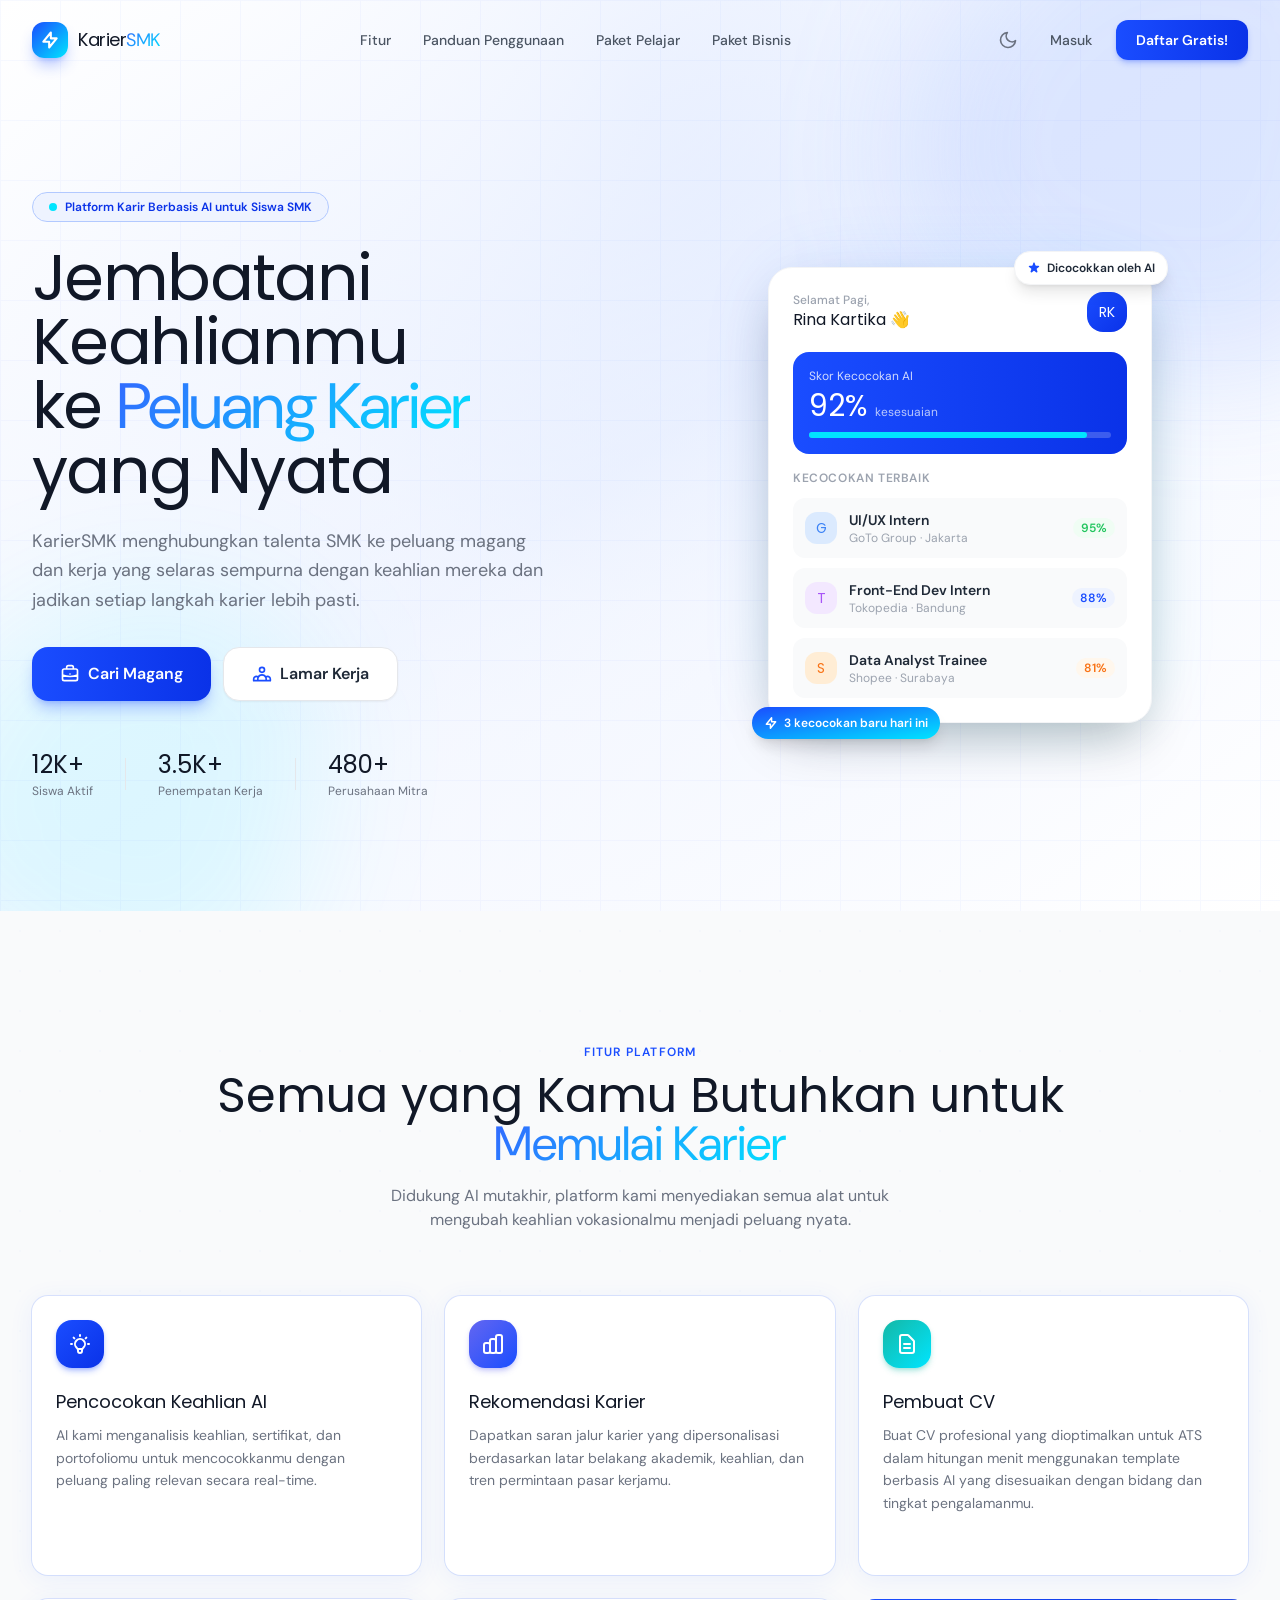
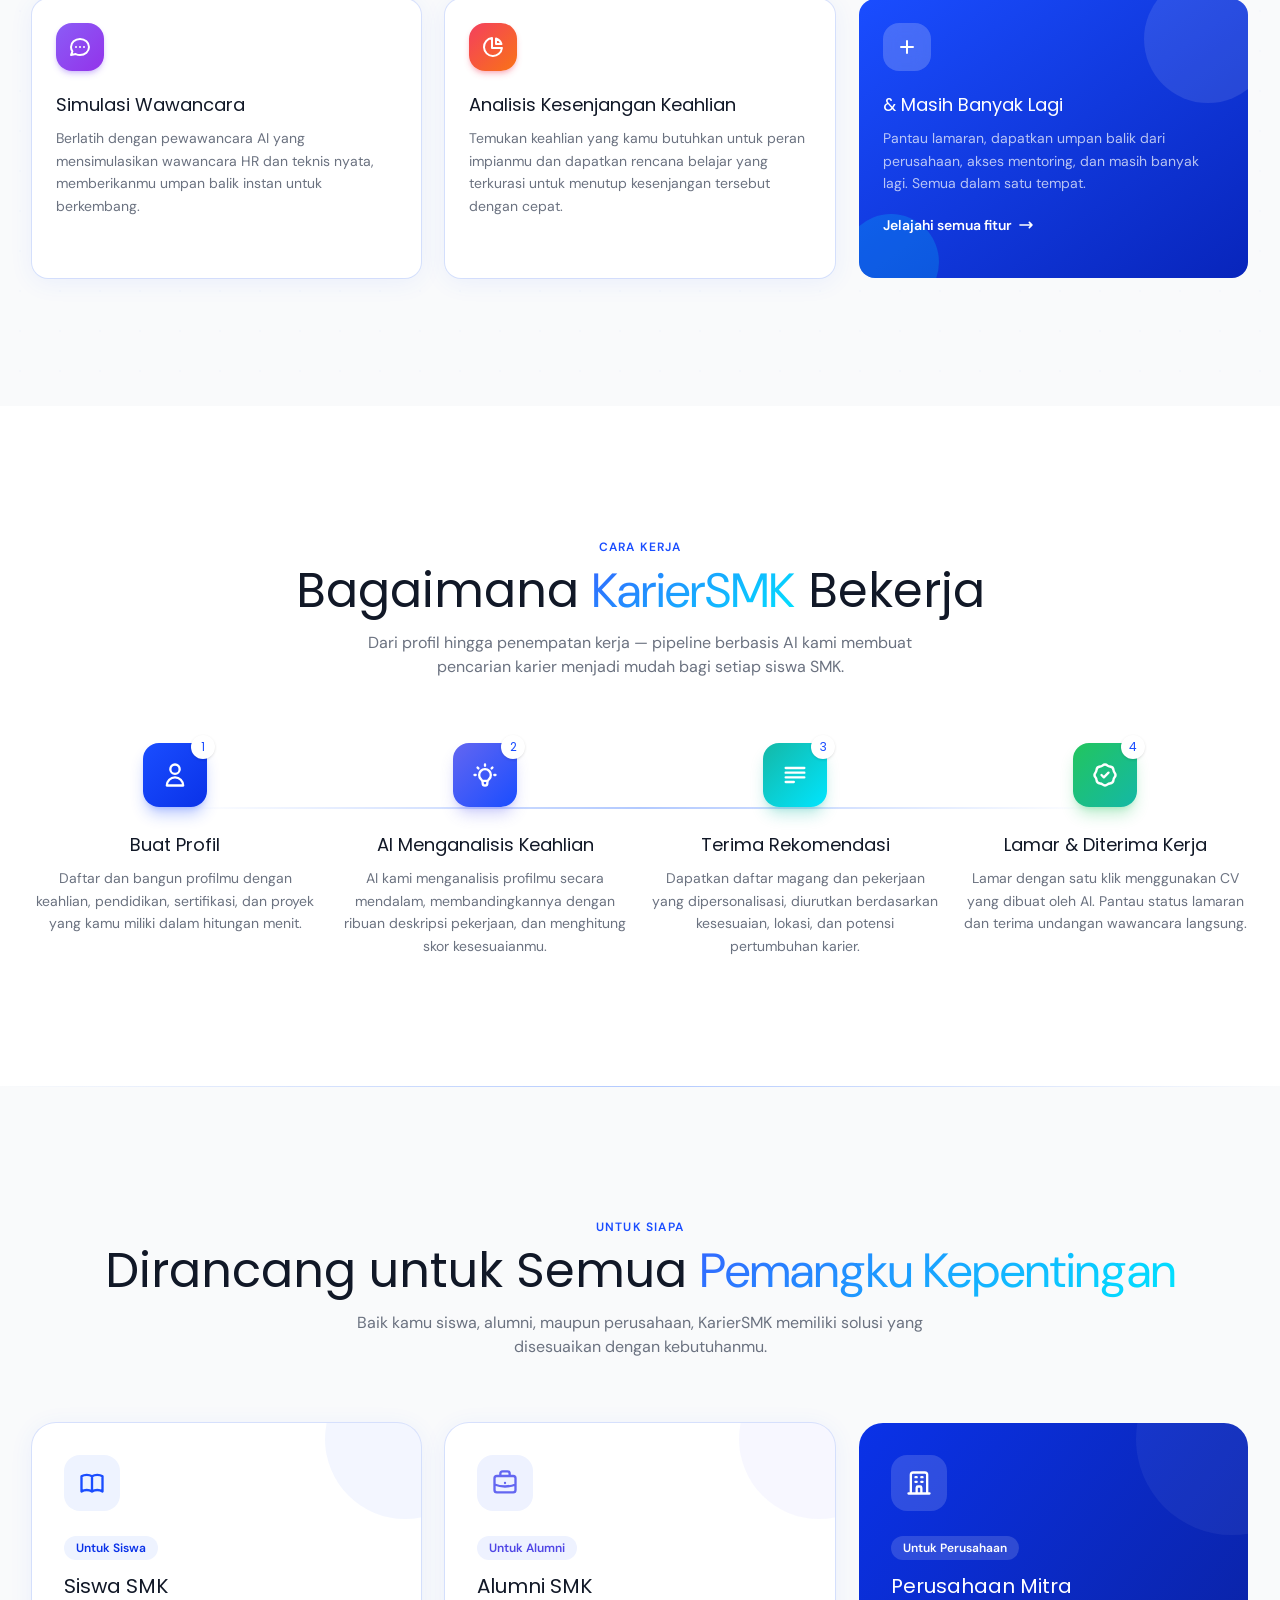
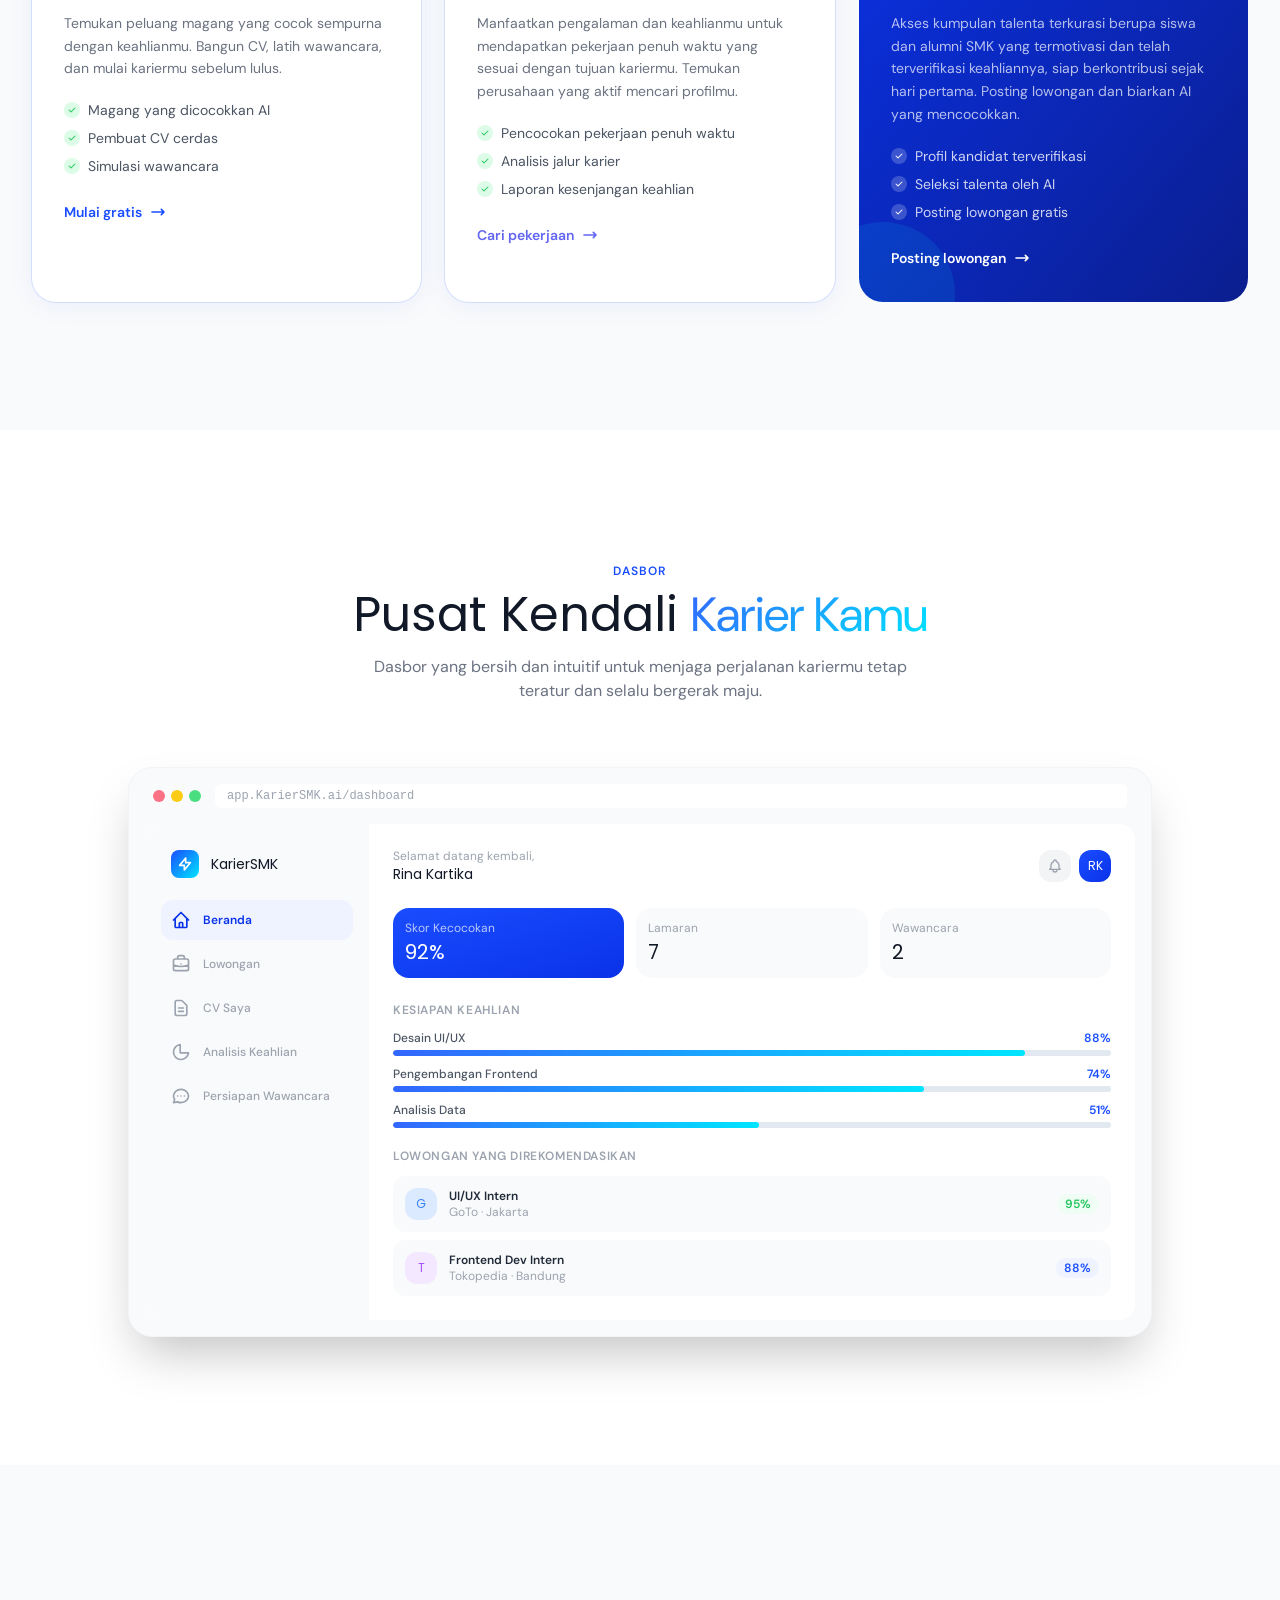
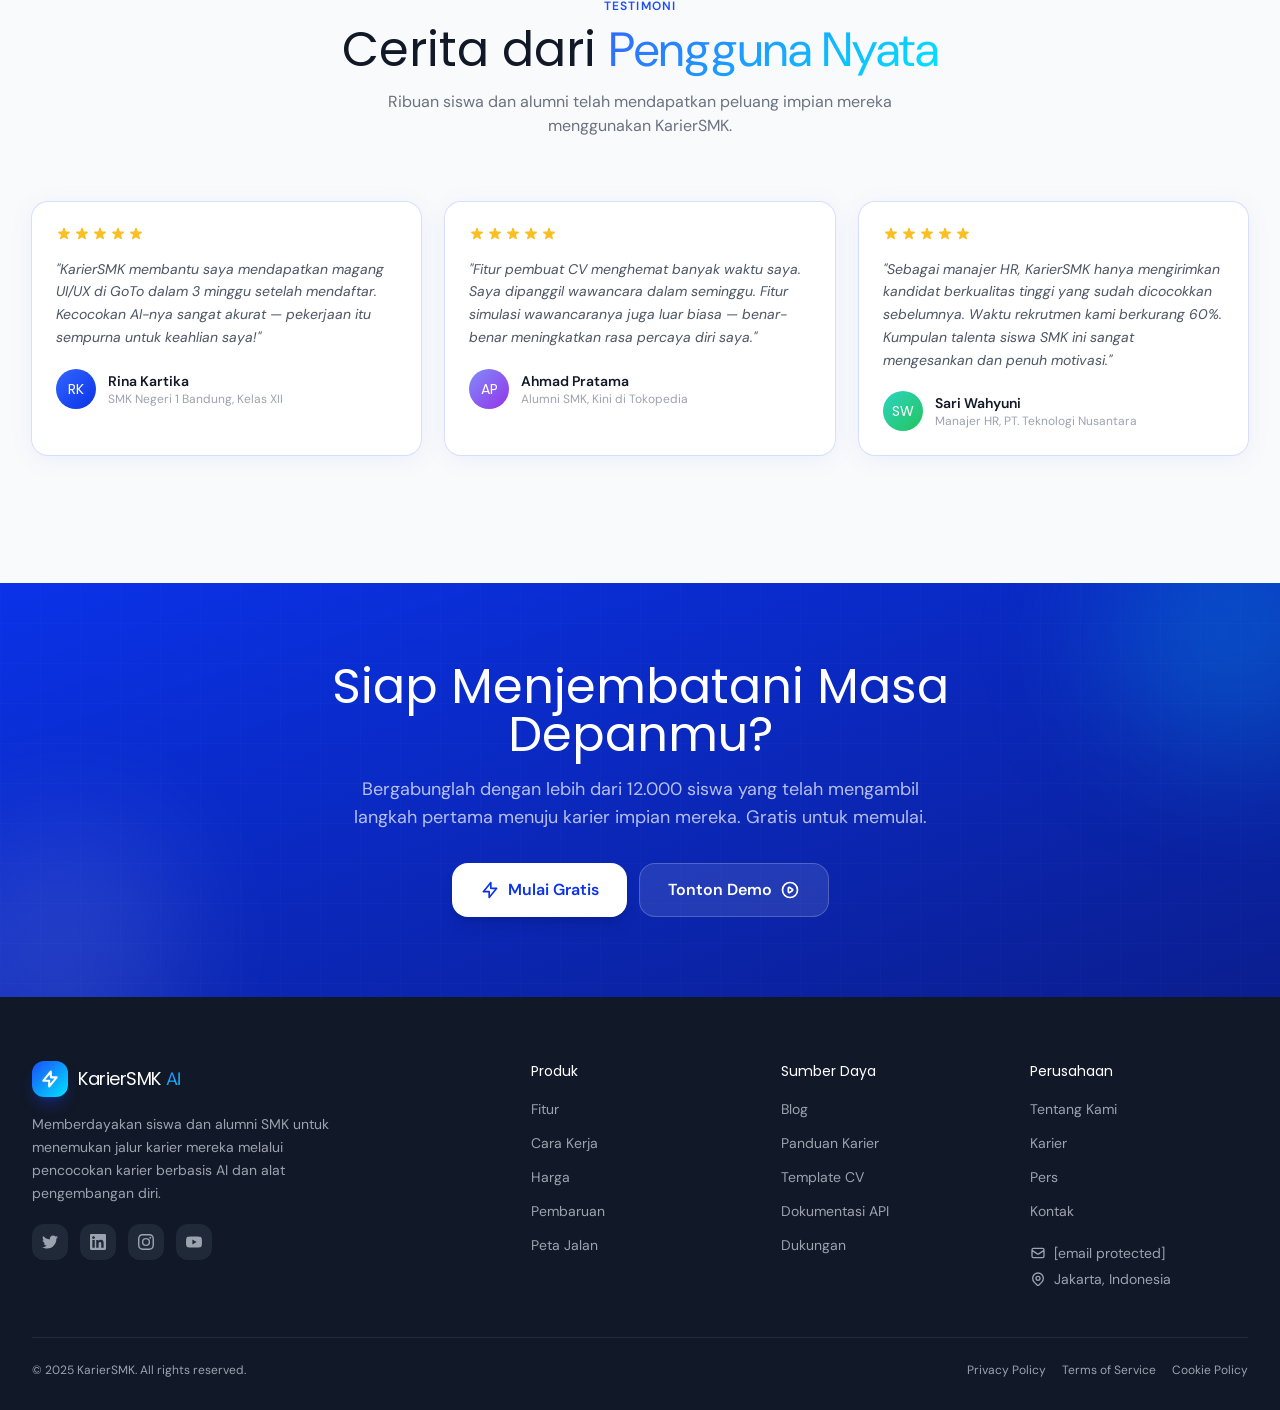
<file: index.html>
<!DOCTYPE html>
<html lang="en" class="scroll-smooth">
<head>
  <meta charset="UTF-8" />
  <meta name="viewport" content="width=device-width, initial-scale=1.0" />
  <title>KarierSMK — Sambungkan Skill Kamu dengan Karir Impian</title>
  <link rel="stylesheet" href="./css/main.css">
  <script src="./js/tailwind.js"></script>
  <script src="./js/tailwind-config.js"></script>
  <link href="https://fonts.googleapis.com/css2?family=Syne:wght@400;500;600;700;800&family=DM+Sans:ital,opsz,wght@0,9..40,300;0,9..40,400;0,9..40,500;1,9..40,300&display=swap" rel="stylesheet" />
  <link href="https://fonts.googleapis.com/css2?family=Poppins:ital,wght@0,100;0,200;0,300;0,400;0,500;0,600;0,700;0,800;0,900;1,100;1,200;1,300;1,400;1,500;1,600;1,700;1,800;1,900&display=swap" rel="stylesheet">
  
  
</head>
<body class="bg-white dark:bg-brand-950 text-gray-800 dark:text-gray-100 overflow-x-hidden">

<!-- ===================== NAVBAR ===================== -->
<nav id="navbar" class="fixed top-0 inset-x-0 z-50 transition-all duration-300">
  <div class="max-w-7xl mx-auto px-4 sm:px-6 lg:px-8">
    <div class="flex items-center justify-between h-16 lg:h-20">
      <!-- Logo -->
      <a href="#" class="flex items-center gap-2.5 group">
        <div class="w-9 h-9 rounded-xl bg-gradient-to-br from-brand-500 to-accent flex items-center justify-center shadow-lg shadow-brand-500/30 group-hover:scale-105 transition-transform">
          <svg class="w-5 h-5 text-white" fill="none" viewBox="0 0 24 24" stroke="currentColor" stroke-width="2.5"><path stroke-linecap="round" stroke-linejoin="round" d="M13 10V3L4 14h7v7l9-11h-7z"/></svg>
        </div>
        <span class="font-display font-800 text-lg text-gray-900 dark:text-white tracking-tight">Karier<span class="gradient-text">SMK</span></span>
      </a>

      <!-- Desktop nav -->
      <div class="hidden lg:flex items-center gap-8">
        <a href="#features" class="nav-link text-sm font-medium text-gray-600 dark:text-gray-300 hover:text-brand-500 dark:hover:text-brand-300 transition-colors">Fitur</a>
        <a href="#how-it-works" class="nav-link text-sm font-medium text-gray-600 dark:text-gray-300 hover:text-brand-500 dark:hover:text-brand-300 transition-colors">Panduan Penggunaan</a>
        <a href="#roles" class="nav-link text-sm font-medium text-gray-600 dark:text-gray-300 hover:text-brand-500 dark:hover:text-brand-300 transition-colors">Paket Pelajar</a>
        <a href="#roles" class="nav-link text-sm font-medium text-gray-600 dark:text-gray-300 hover:text-brand-500 dark:hover:text-brand-300 transition-colors">Paket Bisnis</a>
      </div>

      <div class="hidden lg:flex items-center gap-3">
        <!-- Dark mode -->
        <button id="theme-toggle" class="w-9 h-9 rounded-lg flex items-center justify-center text-gray-500 dark:text-gray-400 hover:bg-gray-100 dark:hover:bg-brand-900 transition-colors" aria-label="Ganti mode gelap">
          <svg id="sun-icon" class="w-5 h-5 hidden" fill="none" viewBox="0 0 24 24" stroke="currentColor" stroke-width="2"><circle cx="12" cy="12" r="5"/><path stroke-linecap="round" d="M12 1v2M12 21v2M4.22 4.22l1.42 1.42M18.36 18.36l1.42 1.42M1 12h2M21 12h2M4.22 19.78l1.42-1.42M18.36 5.64l1.42-1.42"/></svg>
          <svg id="moon-icon" class="w-5 h-5" fill="none" viewBox="0 0 24 24" stroke="currentColor" stroke-width="2"><path stroke-linecap="round" stroke-linejoin="round" d="M21 12.79A9 9 0 1111.21 3 7 7 0 0021 12.79z"/></svg>
        </button>
        <a href="auth.html" class="text-sm font-medium text-gray-600 dark:text-gray-300 hover:text-brand-500 transition-colors px-3 py-2">Masuk</a>
        <a href="auth.html" class="text-sm font-semibold bg-gradient-to-r from-brand-500 to-brand-600 hover:from-brand-600 hover:to-brand-700 text-white px-5 py-2.5 rounded-xl shadow-md shadow-brand-500/25 hover:shadow-brand-500/40 transition-all">Daftar Gratis!</a>
      </div>

      <!-- Tombol Mobile Nav -->
      <div class="flex lg:hidden items-center gap-2">
        <button id="theme-toggle-mob" class="w-9 h-9 rounded-lg flex items-center justify-center text-gray-500 dark:text-gray-400 hover:bg-gray-100 dark:hover:bg-brand-900 transition-colors">
          <svg id="sun-icon-mob" class="w-5 h-5 hidden" fill="none" viewBox="0 0 24 24" stroke="currentColor" stroke-width="2"><circle cx="12" cy="12" r="5"/><path stroke-linecap="round" d="M12 1v2M12 21v2M4.22 4.22l1.42 1.42M18.36 18.36l1.42 1.42M1 12h2M21 12h2M4.22 19.78l1.42-1.42M18.36 5.64l1.42-1.42"/></svg>
          <svg id="moon-icon-mob" class="w-5 h-5" fill="none" viewBox="0 0 24 24" stroke="currentColor" stroke-width="2"><path stroke-linecap="round" stroke-linejoin="round" d="M21 12.79A9 9 0 1111.21 3 7 7 0 0021 12.79z"/></svg>
        </button>
        <button id="menu-toggle" class="w-9 h-9 rounded-lg flex items-center justify-center text-gray-600 dark:text-gray-300 hover:bg-gray-100 dark:hover:bg-brand-900 transition-colors">
          <svg class="w-5 h-5" fill="none" viewBox="0 0 24 24" stroke="currentColor" stroke-width="2"><path stroke-linecap="round" stroke-linejoin="round" d="M4 6h16M4 12h16M4 18h16"/></svg>
        </button>
      </div>
    </div>
  </div>

  <!-- Mobile menu -->
  <div id="mobile-menu" class="lg:hidden bg-white/95 dark:bg-brand-950/95 backdrop-blur-xl border-t border-gray-100 dark:border-brand-900 px-4">
    <div class="py-4 space-y-1">
      <a href="#features" class="mobile-link block px-3 py-2.5 rounded-lg text-sm font-medium text-gray-700 dark:text-gray-300 hover:bg-brand-50 dark:hover:bg-brand-900 hover:text-brand-600 transition-colors">Fitur</a>
      <a href="#how-it-works" class="mobile-link block px-3 py-2.5 rounded-lg text-sm font-medium text-gray-700 dark:text-gray-300 hover:bg-brand-50 dark:hover:bg-brand-900 hover:text-brand-600 transition-colors">Panduan Penggunaan/a>
      <a href="#roles" class="mobile-link block px-3 py-2.5 rounded-lg text-sm font-medium text-gray-700 dark:text-gray-300 hover:bg-brand-50 dark:hover:bg-brand-900 hover:text-brand-600 transition-colors">Paket Pelajar</a>
      <a href="#roles" class="mobile-link block px-3 py-2.5 rounded-lg text-sm font-medium text-gray-700 dark:text-gray-300 hover:bg-brand-50 dark:hover:bg-brand-900 hover:text-brand-600 transition-colors">Paket Bisnis</a>
      <div class="pt-2 flex gap-2">
        <a href="auth.html" class="flex-1 text-center text-sm font-medium border border-gray-200 dark:border-brand-800 text-gray-700 dark:text-gray-300 px-4 py-2.5 rounded-xl hover:bg-gray-50 dark:hover:bg-brand-900 transition-colors">Masuk</a>
        <a href="auth.html" class="flex-1 text-center text-sm font-semibold bg-gradient-to-r from-brand-500 to-brand-600 text-white px-4 py-2.5 rounded-xl">Daftar Gratis!</a>
      </div>
    </div>
  </div>
</nav>

<!-- ===================== ELEMEN HERO ===================== -->
<section id="home" class="relative min-h-screen flex items-center pt-20 overflow-hidden">
  <!-- Background -->
  <div class="absolute inset-0 bg-mesh-light dark:bg-mesh-dark"></div>
  <div class="absolute inset-0 bg-gradient-to-br from-white via-brand-50/60 to-white dark:from-brand-950 dark:via-brand-900/40 dark:to-brand-950"></div>

  <!-- Dekorasi Kotak -->
  <div class="blob absolute -top-32 -right-32 w-[500px] h-[500px] bg-brand-300/20 dark:bg-brand-700/15 blur-3xl pointer-events-none"></div>
  <div class="blob absolute -bottom-20 -left-20 w-[400px] h-[400px] bg-accent/10 dark:bg-accent/5 blur-3xl pointer-events-none" style="animation-delay: -4s;"></div>

  <!-- Grid -->
  <div class="absolute inset-0 opacity-[0.03] dark:opacity-[0.06]" style="background-image: linear-gradient(#3366ff 1px, transparent 1px), linear-gradient(90deg, #3366ff 1px, transparent 1px); background-size: 60px 60px;"></div>

  <div class="relative max-w-7xl mx-auto px-4 sm:px-6 lg:px-8 py-20 lg:py-28">
    <div class="grid lg:grid-cols-2 gap-12 lg:gap-16 items-center">
      <!-- Konten Isi -->
      <div class="text-center lg:text-left">
        <div class="inline-flex items-center gap-2 bg-brand-50 dark:bg-brand-900/60 border border-brand-200 dark:border-brand-700 text-brand-600 dark:text-brand-300 text-xs font-semibold px-4 py-1.5 rounded-full mb-6 animate-fade-up">
          <span class="w-2 h-2 rounded-full bg-accent animate-pulse-slow"></span>
          Platform Karir Berbasis AI untuk Siswa SMK
        </div>
        <h1 class="font-display text-4xl sm:text-5xl lg:text-6xl xl:text-[4rem] font-800 text-gray-900 dark:text-white leading-[1.1] tracking-tight mb-6 animate-fade-up" style="animation-delay:.1s">
          Jembatani Keahlianmu<br/>ke <span class="gradient-text">Peluang Karier</span><br/>yang Nyata
        </h1>
        <p class="text-lg text-gray-500 dark:text-gray-400 leading-relaxed max-w-lg mx-auto lg:mx-0 mb-8 animate-fade-up" style="animation-delay:.2s">
          KarierSMK menghubungkan talenta SMK ke peluang magang dan kerja yang selaras sempurna dengan keahlian mereka dan jadikan setiap langkah karier lebih pasti.
        </p>
        <div class="flex flex-col sm:flex-row gap-3 justify-center lg:justify-start animate-fade-up" style="animation-delay:.3s">
          <a href="#" class="group inline-flex items-center justify-center gap-2 bg-gradient-to-r from-brand-500 to-brand-600 hover:from-brand-600 hover:to-brand-700 text-white font-semibold px-7 py-3.5 rounded-2xl shadow-lg shadow-brand-500/30 hover:shadow-brand-500/50 transition-all hover:-translate-y-0.5">
            <svg class="w-5 h-5" fill="none" viewBox="0 0 24 24" stroke="currentColor" stroke-width="2"><path stroke-linecap="round" stroke-linejoin="round" d="M21 13.255A23.931 23.931 0 0112 15c-3.183 0-6.22-.62-9-1.745M16 6V4a2 2 0 00-2-2h-4a2 2 0 00-2 2v2m4 6h.01M5 20h14a2 2 0 002-2V8a2 2 0 00-2-2H5a2 2 0 00-2 2v10a2 2 0 002 2z"/></svg>
            Cari Magang
          </a>
          <a href="#" class="group inline-flex items-center justify-center gap-2 bg-white dark:bg-brand-900 border border-gray-200 dark:border-brand-700 text-gray-800 dark:text-white font-semibold px-7 py-3.5 rounded-2xl shadow-sm hover:shadow-md hover:border-brand-300 dark:hover:border-brand-500 transition-all hover:-translate-y-0.5">
            <svg class="w-5 h-5 text-brand-500" fill="none" viewBox="0 0 24 24" stroke="currentColor" stroke-width="2"><path stroke-linecap="round" stroke-linejoin="round" d="M17 20h5v-2a3 3 0 00-5.356-1.857M17 20H7m10 0v-2c0-.656-.126-1.283-.356-1.857M7 20H2v-2a3 3 0 015.356-1.857M7 20v-2c0-.656.126-1.283.356-1.857m0 0a5.002 5.002 0 019.288 0M15 7a3 3 0 11-6 0 3 3 0 016 0z"/></svg>
            Lamar Kerja
          </a>
        </div>
        <!-- Stats row -->
        <div class="mt-12 flex items-center gap-8 justify-center lg:justify-start animate-fade-up" style="animation-delay:.4s">
          <div>
            <p class="font-display text-2xl font-800 text-gray-900 dark:text-white">12K+</p>
            <p class="text-xs text-gray-500 dark:text-gray-400 mt-0.5">Siswa Aktif</p>
          </div>
          <div class="w-px h-8 bg-gray-200 dark:bg-brand-800"></div>
          <div>
            <p class="font-display text-2xl font-800 text-gray-900 dark:text-white">3.5K+</p>
            <p class="text-xs text-gray-500 dark:text-gray-400 mt-0.5">Penempatan Kerja</p>
          </div>
          <div class="w-px h-8 bg-gray-200 dark:bg-brand-800"></div>
          <div>
            <p class="font-display text-2xl font-800 text-gray-900 dark:text-white">480+</p>
            <p class="text-xs text-gray-500 dark:text-gray-400 mt-0.5">Perusahaan Mitra</p>
          </div>
        </div>
      </div>

      <!-- Illustration / Dashboard mock hero -->
      <div class="relative flex justify-center animate-float">
        <!-- Main card -->
        <div class="relative w-full max-w-sm">
          <!-- Glow behind -->
          <div class="absolute inset-4 bg-gradient-to-br from-brand-400 to-accent rounded-3xl blur-2xl opacity-20"></div>
          <!-- Card -->
          <div class="relative bg-white dark:bg-brand-900 rounded-3xl p-6 shadow-2xl border border-gray-100 dark:border-brand-800">
            <div class="flex items-center justify-between mb-5">
              <div>
                <p class="text-xs text-gray-400 font-medium">Selamat Pagi,</p>
                <p class="font-display font-700 text-gray-900 dark:text-white">Rina Kartika 👋</p>
              </div>
              <div class="w-10 h-10 rounded-2xl bg-gradient-to-br from-brand-500 to-brand-600 flex items-center justify-center text-white font-display font-700 text-sm">RK</div>
            </div>
            <!-- Match score -->
            <div class="bg-gradient-to-r from-brand-500 to-brand-600 rounded-2xl p-4 mb-4 text-white">
              <p class="text-xs opacity-80 mb-1">Skor Kecocokan AI</p>
              <div class="flex items-end gap-2">
                <p class="font-display text-3xl font-800">92%</p>
                <p class="text-xs opacity-70 mb-1">kesesuaian</p>
              </div>
              <div class="w-full h-1.5 bg-white/20 rounded-full mt-2">
                <div class="h-full w-[92%] bg-accent rounded-full"></div>
              </div>
            </div>
            <!-- Recommendations -->
            <p class="text-xs font-semibold text-gray-400 uppercase tracking-wider mb-3">Kecocokan Terbaik</p>
            <div class="space-y-2.5">
              <div class="flex items-center gap-3 p-3 rounded-xl bg-gray-50 dark:bg-brand-800/60 hover:bg-brand-50 dark:hover:bg-brand-800 transition-colors cursor-pointer group">
                <div class="w-8 h-8 rounded-xl bg-blue-100 dark:bg-blue-900/40 flex items-center justify-center text-blue-500 text-sm font-display font-700">G</div>
                <div class="flex-1 min-w-0">
                  <p class="text-sm font-semibold text-gray-800 dark:text-gray-100 truncate">UI/UX Intern</p>
                  <p class="text-xs text-gray-400">GoTo Group · Jakarta</p>
                </div>
                <span class="text-xs font-semibold text-green-500 bg-green-50 dark:bg-green-900/30 px-2 py-0.5 rounded-full">95%</span>
              </div>
              <div class="flex items-center gap-3 p-3 rounded-xl bg-gray-50 dark:bg-brand-800/60 hover:bg-brand-50 dark:hover:bg-brand-800 transition-colors cursor-pointer">
                <div class="w-8 h-8 rounded-xl bg-purple-100 dark:bg-purple-900/40 flex items-center justify-center text-purple-500 text-sm font-display font-700">T</div>
                <div class="flex-1 min-w-0">
                  <p class="text-sm font-semibold text-gray-800 dark:text-gray-100 truncate">Front-End Dev Intern</p>
                  <p class="text-xs text-gray-400">Tokopedia · Bandung</p>
                </div>
                <span class="text-xs font-semibold text-brand-500 bg-brand-50 dark:bg-brand-900/50 px-2 py-0.5 rounded-full">88%</span>
              </div>
              <div class="flex items-center gap-3 p-3 rounded-xl bg-gray-50 dark:bg-brand-800/60 hover:bg-brand-50 dark:hover:bg-brand-800 transition-colors cursor-pointer">
                <div class="w-8 h-8 rounded-xl bg-orange-100 dark:bg-orange-900/40 flex items-center justify-center text-orange-500 text-sm font-display font-700">S</div>
                <div class="flex-1 min-w-0">
                  <p class="text-sm font-semibold text-gray-800 dark:text-gray-100 truncate">Data Analyst Trainee</p>
                  <p class="text-xs text-gray-400">Shopee · Surabaya</p>
                </div>
                <span class="text-xs font-semibold text-orange-500 bg-orange-50 dark:bg-orange-900/30 px-2 py-0.5 rounded-full">81%</span>
              </div>
            </div>
          </div>
          <!-- Floating badge -->
          <div class="absolute -top-4 -right-4 bg-white dark:bg-brand-800 border border-gray-100 dark:border-brand-700 rounded-2xl px-3 py-2 shadow-lg text-xs font-semibold text-gray-800 dark:text-white flex items-center gap-1.5">
            <svg class="w-3.5 h-3.5 text-brand-500" fill="currentColor" viewBox="0 0 20 20"><path d="M9.049 2.927c.3-.921 1.603-.921 1.902 0l1.07 3.292a1 1 0 00.95.69h3.462c.969 0 1.371 1.24.588 1.81l-2.8 2.034a1 1 0 00-.364 1.118l1.07 3.292c.3.921-.755 1.688-1.54 1.118l-2.8-2.034a1 1 0 00-1.175 0l-2.8 2.034c-.784.57-1.838-.197-1.539-1.118l1.07-3.292a1 1 0 00-.364-1.118L2.98 8.72c-.783-.57-.38-1.81.588-1.81h3.461a1 1 0 00.951-.69l1.07-3.292z"/></svg>
            Dicocokkan oleh AI
          </div>
          <!-- Floating skill badge -->
          <div class="absolute -bottom-4 -left-4 bg-gradient-to-br from-brand-500 to-accent rounded-2xl px-3 py-2 shadow-lg text-xs font-semibold text-white flex items-center gap-1.5">
            <svg class="w-3.5 h-3.5" fill="none" viewBox="0 0 24 24" stroke="currentColor" stroke-width="2.5"><path stroke-linecap="round" stroke-linejoin="round" d="M13 10V3L4 14h7v7l9-11h-7z"/></svg>
            3 kecocokan baru hari ini
          </div>
        </div>
      </div>
    </div>
  </div>
</section>

<!-- ===================== FEATURES ===================== -->
<section id="features" class="py-24 lg:py-32 relative overflow-hidden">
  <div class="absolute inset-0 bg-gray-50 dark:bg-brand-950"></div>
  <div class="absolute inset-0 opacity-[0.02] dark:opacity-[0.04]" style="background-image: radial-gradient(circle, #3366ff 1px, transparent 1px); background-size: 40px 40px;"></div>

  <div class="relative max-w-7xl mx-auto px-4 sm:px-6 lg:px-8">
    <div class="text-center mb-16 section-reveal">
      <span class="inline-block text-xs font-semibold text-brand-500 uppercase tracking-widest mb-3">Fitur Platform</span>
      <h2 class="font-display text-3xl sm:text-4xl lg:text-5xl font-800 text-gray-900 dark:text-white mb-4">Semua yang Kamu Butuhkan untuk<br/><span class="gradient-text">Memulai Karier</span></h2>
      <p class="text-gray-500 dark:text-gray-400 max-w-xl mx-auto">Didukung AI mutakhir, platform kami menyediakan semua alat untuk mengubah keahlian vokasionalmu menjadi peluang nyata.</p>
    </div>

    <div class="grid sm:grid-cols-2 lg:grid-cols-3 gap-6">
      <!-- Feature cards -->
      <div class="card-glow bg-white dark:bg-brand-900 rounded-2xl p-6 section-reveal group cursor-default">
        <div class="w-12 h-12 rounded-2xl bg-gradient-to-br from-brand-500 to-brand-600 flex items-center justify-center mb-5 shadow-md shadow-brand-500/30 group-hover:scale-110 transition-transform">
          <svg class="w-6 h-6 text-white" fill="none" viewBox="0 0 24 24" stroke="currentColor" stroke-width="2"><path stroke-linecap="round" stroke-linejoin="round" d="M9.663 17h4.673M12 3v1m6.364 1.636l-.707.707M21 12h-1M4 12H3m3.343-5.657l-.707-.707m2.828 9.9a5 5 0 117.072 0l-.548.547A3.374 3.374 0 0014 18.469V19a2 2 0 11-4 0v-.531c0-.895-.356-1.754-.988-2.386l-.548-.547z"/></svg>
        </div>
        <h3 class="font-display text-lg font-700 text-gray-900 dark:text-white mb-2">Pencocokan Keahlian AI</h3>
        <p class="text-sm text-gray-500 dark:text-gray-400 leading-relaxed">AI kami menganalisis keahlian, sertifikat, dan portofoliomu untuk mencocokkanmu dengan peluang paling relevan secara real-time.</p>
        <div class="mt-4 flex items-center gap-1.5 text-brand-500 text-sm font-semibold opacity-0 group-hover:opacity-100 transition-opacity">
          Pelajari lebih lanjut <svg class="w-4 h-4" fill="none" viewBox="0 0 24 24" stroke="currentColor" stroke-width="2.5"><path stroke-linecap="round" stroke-linejoin="round" d="M17 8l4 4m0 0l-4 4m4-4H3"/></svg>
        </div>
      </div>

      <div class="card-glow bg-white dark:bg-brand-900 rounded-2xl p-6 section-reveal group cursor-default" style="transition-delay:.07s">
        <div class="w-12 h-12 rounded-2xl bg-gradient-to-br from-indigo-500 to-brand-500 flex items-center justify-center mb-5 shadow-md shadow-indigo-500/30 group-hover:scale-110 transition-transform">
          <svg class="w-6 h-6 text-white" fill="none" viewBox="0 0 24 24" stroke="currentColor" stroke-width="2"><path stroke-linecap="round" stroke-linejoin="round" d="M9 19v-6a2 2 0 00-2-2H5a2 2 0 00-2 2v6a2 2 0 002 2h2a2 2 0 002-2zm0 0V9a2 2 0 012-2h2a2 2 0 012 2v10m-6 0a2 2 0 002 2h2a2 2 0 002-2m0 0V5a2 2 0 012-2h2a2 2 0 012 2v14a2 2 0 01-2 2h-2a2 2 0 01-2-2z"/></svg>
        </div>
        <h3 class="font-display text-lg font-700 text-gray-900 dark:text-white mb-2">Rekomendasi Karier</h3>
        <p class="text-sm text-gray-500 dark:text-gray-400 leading-relaxed">Dapatkan saran jalur karier yang dipersonalisasi berdasarkan latar belakang akademik, keahlian, dan tren permintaan pasar kerjamu.</p>
        <div class="mt-4 flex items-center gap-1.5 text-brand-500 text-sm font-semibold opacity-0 group-hover:opacity-100 transition-opacity">
          Pelajari lebih lanjut <svg class="w-4 h-4" fill="none" viewBox="0 0 24 24" stroke="currentColor" stroke-width="2.5"><path stroke-linecap="round" stroke-linejoin="round" d="M17 8l4 4m0 0l-4 4m4-4H3"/></svg>
        </div>
      </div>

      <div class="card-glow bg-white dark:bg-brand-900 rounded-2xl p-6 section-reveal group cursor-default" style="transition-delay:.14s">
        <div class="w-12 h-12 rounded-2xl bg-gradient-to-br from-teal-500 to-accent flex items-center justify-center mb-5 shadow-md shadow-teal-500/30 group-hover:scale-110 transition-transform">
          <svg class="w-6 h-6 text-white" fill="none" viewBox="0 0 24 24" stroke="currentColor" stroke-width="2"><path stroke-linecap="round" stroke-linejoin="round" d="M9 12h6m-6 4h6m2 5H7a2 2 0 01-2-2V5a2 2 0 012-2h5.586a1 1 0 01.707.293l5.414 5.414a1 1 0 01.293.707V19a2 2 0 01-2 2z"/></svg>
        </div>
        <h3 class="font-display text-lg font-700 text-gray-900 dark:text-white mb-2">Pembuat CV</h3>
        <p class="text-sm text-gray-500 dark:text-gray-400 leading-relaxed">Buat CV profesional yang dioptimalkan untuk ATS dalam hitungan menit menggunakan template berbasis AI yang disesuaikan dengan bidang dan tingkat pengalamanmu.</p>
        <div class="mt-4 flex items-center gap-1.5 text-brand-500 text-sm font-semibold opacity-0 group-hover:opacity-100 transition-opacity">
          Pelajari lebih lanjut <svg class="w-4 h-4" fill="none" viewBox="0 0 24 24" stroke="currentColor" stroke-width="2.5"><path stroke-linecap="round" stroke-linejoin="round" d="M17 8l4 4m0 0l-4 4m4-4H3"/></svg>
        </div>
      </div>

      <div class="card-glow bg-white dark:bg-brand-900 rounded-2xl p-6 section-reveal group cursor-default" style="transition-delay:.21s">
        <div class="w-12 h-12 rounded-2xl bg-gradient-to-br from-violet-500 to-purple-600 flex items-center justify-center mb-5 shadow-md shadow-violet-500/30 group-hover:scale-110 transition-transform">
          <svg class="w-6 h-6 text-white" fill="none" viewBox="0 0 24 24" stroke="currentColor" stroke-width="2"><path stroke-linecap="round" stroke-linejoin="round" d="M8 12h.01M12 12h.01M16 12h.01M21 12c0 4.418-4.03 8-9 8a9.863 9.863 0 01-4.255-.949L3 20l1.395-3.72C3.512 15.042 3 13.574 3 12c0-4.418 4.03-8 9-8s9 3.582 9 8z"/></svg>
        </div>
        <h3 class="font-display text-lg font-700 text-gray-900 dark:text-white mb-2">Simulasi Wawancara</h3>
        <p class="text-sm text-gray-500 dark:text-gray-400 leading-relaxed">Berlatih dengan pewawancara AI yang mensimulasikan wawancara HR dan teknis nyata, memberikanmu umpan balik instan untuk berkembang.</p>
        <div class="mt-4 flex items-center gap-1.5 text-brand-500 text-sm font-semibold opacity-0 group-hover:opacity-100 transition-opacity">
          Pelajari lebih lanjut <svg class="w-4 h-4" fill="none" viewBox="0 0 24 24" stroke="currentColor" stroke-width="2.5"><path stroke-linecap="round" stroke-linejoin="round" d="M17 8l4 4m0 0l-4 4m4-4H3"/></svg>
        </div>
      </div>

      <div class="card-glow bg-white dark:bg-brand-900 rounded-2xl p-6 section-reveal group cursor-default" style="transition-delay:.28s">
        <div class="w-12 h-12 rounded-2xl bg-gradient-to-br from-rose-500 to-orange-500 flex items-center justify-center mb-5 shadow-md shadow-rose-500/30 group-hover:scale-110 transition-transform">
          <svg class="w-6 h-6 text-white" fill="none" viewBox="0 0 24 24" stroke="currentColor" stroke-width="2"><path stroke-linecap="round" stroke-linejoin="round" d="M11 3.055A9.001 9.001 0 1020.945 13H11V3.055z"/><path stroke-linecap="round" stroke-linejoin="round" d="M20.488 9H15V3.512A9.025 9.025 0 0120.488 9z"/></svg>
        </div>
        <h3 class="font-display text-lg font-700 text-gray-900 dark:text-white mb-2">Analisis Kesenjangan Keahlian</h3>
        <p class="text-sm text-gray-500 dark:text-gray-400 leading-relaxed">Temukan keahlian yang kamu butuhkan untuk peran impianmu dan dapatkan rencana belajar yang terkurasi untuk menutup kesenjangan tersebut dengan cepat.</p>
        <div class="mt-4 flex items-center gap-1.5 text-brand-500 text-sm font-semibold opacity-0 group-hover:opacity-100 transition-opacity">
          Pelajari lebih lanjut <svg class="w-4 h-4" fill="none" viewBox="0 0 24 24" stroke="currentColor" stroke-width="2.5"><path stroke-linecap="round" stroke-linejoin="round" d="M17 8l4 4m0 0l-4 4m4-4H3"/></svg>
        </div>
      </div>

      <!-- CTA card -->
      <div class="relative bg-gradient-to-br from-brand-500 to-brand-700 rounded-2xl p-6 section-reveal overflow-hidden group cursor-pointer hover:-translate-y-1 transition-all" style="transition-delay:.35s">
        <div class="absolute -top-6 -right-6 w-32 h-32 bg-white/10 rounded-full"></div>
        <div class="absolute -bottom-8 -left-4 w-24 h-24 bg-accent/20 rounded-full"></div>
        <div class="relative">
          <div class="w-12 h-12 rounded-2xl bg-white/20 backdrop-blur flex items-center justify-center mb-5">
            <svg class="w-6 h-6 text-white" fill="none" viewBox="0 0 24 24" stroke="currentColor" stroke-width="2"><path stroke-linecap="round" stroke-linejoin="round" d="M12 6v6m0 0v6m0-6h6m-6 0H6"/></svg>
          </div>
          <h3 class="font-display text-lg font-700 text-white mb-2">&amp; Masih Banyak Lagi</h3>
          <p class="text-sm text-white/70 leading-relaxed">Pantau lamaran, dapatkan umpan balik dari perusahaan, akses mentoring, dan masih banyak lagi. Semua dalam satu tempat.</p>
          <a href="#" class="mt-5 inline-flex items-center gap-1.5 text-sm font-semibold text-white">
            Jelajahi semua fitur <svg class="w-4 h-4" fill="none" viewBox="0 0 24 24" stroke="currentColor" stroke-width="2.5"><path stroke-linecap="round" stroke-linejoin="round" d="M17 8l4 4m0 0l-4 4m4-4H3"/></svg>
          </a>
        </div>
      </div>
    </div>
  </div>
</section>

<!-- ===================== HOW IT WORKS ===================== -->
<section id="how-it-works" class="py-24 lg:py-32 bg-white dark:bg-brand-900/30 overflow-hidden">
  <div class="max-w-7xl mx-auto px-4 sm:px-6 lg:px-8">
    <div class="text-center mb-16 section-reveal">
      <span class="inline-block text-xs font-semibold text-brand-500 uppercase tracking-widest mb-3">Cara Kerja</span>
      <h2 class="font-display text-3xl sm:text-4xl lg:text-5xl font-800 text-gray-900 dark:text-white mb-4">Bagaimana <span class="gradient-text">KarierSMK</span> Bekerja</h2>
      <p class="text-gray-500 dark:text-gray-400 max-w-xl mx-auto">Dari profil hingga penempatan kerja — pipeline berbasis AI kami membuat pencarian karier menjadi mudah bagi setiap siswa SMK.</p>
    </div>

    <div class="relative">
      <!-- Connector line (desktop) -->
      <div class="hidden lg:block absolute top-16 left-[12.5%] right-[12.5%] h-0.5 bg-gradient-to-r from-transparent via-brand-200 dark:via-brand-700 to-transparent"></div>

      <div class="grid sm:grid-cols-2 lg:grid-cols-4 gap-8 lg:gap-6">
        <!-- Step 1 -->
        <div class="text-center section-reveal group">
          <div class="relative inline-flex items-center justify-center w-16 h-16 rounded-2xl bg-gradient-to-br from-brand-500 to-brand-600 text-white shadow-lg shadow-brand-500/30 mx-auto mb-6 group-hover:scale-110 transition-transform">
            <svg class="w-7 h-7" fill="none" viewBox="0 0 24 24" stroke="currentColor" stroke-width="2"><path stroke-linecap="round" stroke-linejoin="round" d="M16 7a4 4 0 11-8 0 4 4 0 018 0zM12 14a7 7 0 00-7 7h14a7 7 0 00-7-7z"/></svg>
            <span class="absolute -top-2 -right-2 w-6 h-6 bg-white dark:bg-brand-950 rounded-full flex items-center justify-center text-xs font-display font-800 text-brand-500 shadow">1</span>
          </div>
          <h3 class="font-display text-lg font-700 text-gray-900 dark:text-white mb-2">Buat Profil</h3>
          <p class="text-sm text-gray-500 dark:text-gray-400 leading-relaxed">Daftar dan bangun profilmu dengan keahlian, pendidikan, sertifikasi, dan proyek yang kamu miliki dalam hitungan menit.</p>
        </div>

        <!-- Step 2 -->
        <div class="text-center section-reveal group" style="transition-delay:.1s">
          <div class="relative inline-flex items-center justify-center w-16 h-16 rounded-2xl bg-gradient-to-br from-indigo-500 to-brand-500 text-white shadow-lg shadow-indigo-500/30 mx-auto mb-6 group-hover:scale-110 transition-transform">
            <svg class="w-7 h-7" fill="none" viewBox="0 0 24 24" stroke="currentColor" stroke-width="2"><path stroke-linecap="round" stroke-linejoin="round" d="M9.663 17h4.673M12 3v1m6.364 1.636l-.707.707M21 12h-1M4 12H3m3.343-5.657l-.707-.707m2.828 9.9a5 5 0 117.072 0l-.548.547A3.374 3.374 0 0014 18.469V19a2 2 0 11-4 0v-.531c0-.895-.356-1.754-.988-2.386l-.548-.547z"/></svg>
            <span class="absolute -top-2 -right-2 w-6 h-6 bg-white dark:bg-brand-950 rounded-full flex items-center justify-center text-xs font-display font-800 text-brand-500 shadow">2</span>
          </div>
          <h3 class="font-display text-lg font-700 text-gray-900 dark:text-white mb-2">AI Menganalisis Keahlian</h3>
          <p class="text-sm text-gray-500 dark:text-gray-400 leading-relaxed">AI kami menganalisis profilmu secara mendalam, membandingkannya dengan ribuan deskripsi pekerjaan, dan menghitung skor kesesuaianmu.</p>
        </div>

        <!-- Step 3 -->
        <div class="text-center section-reveal group" style="transition-delay:.2s">
          <div class="relative inline-flex items-center justify-center w-16 h-16 rounded-2xl bg-gradient-to-br from-teal-500 to-accent text-white shadow-lg shadow-teal-500/30 mx-auto mb-6 group-hover:scale-110 transition-transform">
            <svg class="w-7 h-7" fill="none" viewBox="0 0 24 24" stroke="currentColor" stroke-width="2"><path stroke-linecap="round" stroke-linejoin="round" d="M4 6h16M4 10h16M4 14h16M4 18h7"/></svg>
            <span class="absolute -top-2 -right-2 w-6 h-6 bg-white dark:bg-brand-950 rounded-full flex items-center justify-center text-xs font-display font-800 text-brand-500 shadow">3</span>
          </div>
          <h3 class="font-display text-lg font-700 text-gray-900 dark:text-white mb-2">Terima Rekomendasi</h3>
          <p class="text-sm text-gray-500 dark:text-gray-400 leading-relaxed">Dapatkan daftar magang dan pekerjaan yang dipersonalisasi, diurutkan berdasarkan kesesuaian, lokasi, dan potensi pertumbuhan karier.</p>
        </div>

        <!-- Step 4 -->
        <div class="text-center section-reveal group" style="transition-delay:.3s">
          <div class="relative inline-flex items-center justify-center w-16 h-16 rounded-2xl bg-gradient-to-br from-green-500 to-teal-500 text-white shadow-lg shadow-green-500/30 mx-auto mb-6 group-hover:scale-110 transition-transform">
            <svg class="w-7 h-7" fill="none" viewBox="0 0 24 24" stroke="currentColor" stroke-width="2"><path stroke-linecap="round" stroke-linejoin="round" d="M9 12l2 2 4-4M7.835 4.697a3.42 3.42 0 001.946-.806 3.42 3.42 0 014.438 0 3.42 3.42 0 001.946.806 3.42 3.42 0 013.138 3.138 3.42 3.42 0 00.806 1.946 3.42 3.42 0 010 4.438 3.42 3.42 0 00-.806 1.946 3.42 3.42 0 01-3.138 3.138 3.42 3.42 0 00-1.946.806 3.42 3.42 0 01-4.438 0 3.42 3.42 0 00-1.946-.806 3.42 3.42 0 01-3.138-3.138 3.42 3.42 0 00-.806-1.946 3.42 3.42 0 010-4.438 3.42 3.42 0 00.806-1.946 3.42 3.42 0 013.138-3.138z"/></svg>
            <span class="absolute -top-2 -right-2 w-6 h-6 bg-white dark:bg-brand-950 rounded-full flex items-center justify-center text-xs font-display font-800 text-brand-500 shadow">4</span>
          </div>
          <h3 class="font-display text-lg font-700 text-gray-900 dark:text-white mb-2">Lamar & Diterima Kerja</h3>
          <p class="text-sm text-gray-500 dark:text-gray-400 leading-relaxed">Lamar dengan satu klik menggunakan CV yang dibuat oleh AI. Pantau status lamaran dan terima undangan wawancara langsung.</p>
        </div>
      </div>
    </div>
  </div>
</section>

<!-- ===================== USER ROLES ===================== -->
<section id="roles" class="py-24 lg:py-32 bg-gray-50 dark:bg-brand-950 relative overflow-hidden">
  <div class="absolute top-0 inset-x-0 h-px bg-gradient-to-r from-transparent via-brand-200 dark:via-brand-800 to-transparent"></div>
  <div class="max-w-7xl mx-auto px-4 sm:px-6 lg:px-8">
    <div class="text-center mb-16 section-reveal">
      <span class="inline-block text-xs font-semibold text-brand-500 uppercase tracking-widest mb-3">Untuk Siapa</span>
      <h2 class="font-display text-3xl sm:text-4xl lg:text-5xl font-800 text-gray-900 dark:text-white mb-4">Dirancang untuk Semua <span class="gradient-text">Pemangku Kepentingan</span></h2>
      <p class="text-gray-500 dark:text-gray-400 max-w-xl mx-auto">Baik kamu siswa, alumni, maupun perusahaan, KarierSMK memiliki solusi yang disesuaikan dengan kebutuhanmu.</p>
    </div>
    <div class="grid md:grid-cols-3 gap-6">
      <!-- Students -->
      <div class="relative bg-white dark:bg-brand-900 rounded-3xl p-8 card-glow section-reveal overflow-hidden group">
        <div class="absolute top-0 right-0 w-40 h-40 bg-brand-500/5 rounded-full -translate-y-16 translate-x-16 group-hover:scale-150 transition-transform duration-500"></div>
        <div class="relative">
          <div class="w-14 h-14 rounded-2xl bg-brand-50 dark:bg-brand-800 flex items-center justify-center mb-6">
            <svg class="w-7 h-7 text-brand-500" fill="none" viewBox="0 0 24 24" stroke="currentColor" stroke-width="2"><path stroke-linecap="round" stroke-linejoin="round" d="M12 6.253v13m0-13C10.832 5.477 9.246 5 7.5 5S4.168 5.477 3 6.253v13C4.168 18.477 5.754 18 7.5 18s3.332.477 4.5 1.253m0-13C13.168 5.477 14.754 5 16.5 5c1.747 0 3.332.477 4.5 1.253v13C19.832 18.477 18.247 18 16.5 18c-1.746 0-3.332.477-4.5 1.253"/></svg>
          </div>
          <div class="inline-flex items-center gap-1.5 bg-brand-50 dark:bg-brand-800 text-brand-600 dark:text-brand-300 text-xs font-semibold px-3 py-1 rounded-full mb-3">Untuk Siswa</div>
          <h3 class="font-display text-xl font-700 text-gray-900 dark:text-white mb-3">Siswa SMK</h3>
          <p class="text-sm text-gray-500 dark:text-gray-400 leading-relaxed mb-5">Temukan peluang magang yang cocok sempurna dengan keahlianmu. Bangun CV, latih wawancara, dan mulai kariermu sebelum lulus.</p>
          <ul class="space-y-2 mb-6">
            <li class="flex items-center gap-2 text-sm text-gray-600 dark:text-gray-300"><span class="w-4 h-4 rounded-full bg-green-100 dark:bg-green-900/40 flex items-center justify-center flex-shrink-0"><svg class="w-2.5 h-2.5 text-green-500" fill="currentColor" viewBox="0 0 20 20"><path fill-rule="evenodd" d="M16.707 5.293a1 1 0 010 1.414l-8 8a1 1 0 01-1.414 0l-4-4a1 1 0 011.414-1.414L8 12.586l7.293-7.293a1 1 0 011.414 0z" clip-rule="evenodd"/></svg></span> Magang yang dicocokkan AI</li>
            <li class="flex items-center gap-2 text-sm text-gray-600 dark:text-gray-300"><span class="w-4 h-4 rounded-full bg-green-100 dark:bg-green-900/40 flex items-center justify-center flex-shrink-0"><svg class="w-2.5 h-2.5 text-green-500" fill="currentColor" viewBox="0 0 20 20"><path fill-rule="evenodd" d="M16.707 5.293a1 1 0 010 1.414l-8 8a1 1 0 01-1.414 0l-4-4a1 1 0 011.414-1.414L8 12.586l7.293-7.293a1 1 0 011.414 0z" clip-rule="evenodd"/></svg></span> Pembuat CV cerdas</li>
            <li class="flex items-center gap-2 text-sm text-gray-600 dark:text-gray-300"><span class="w-4 h-4 rounded-full bg-green-100 dark:bg-green-900/40 flex items-center justify-center flex-shrink-0"><svg class="w-2.5 h-2.5 text-green-500" fill="currentColor" viewBox="0 0 20 20"><path fill-rule="evenodd" d="M16.707 5.293a1 1 0 010 1.414l-8 8a1 1 0 01-1.414 0l-4-4a1 1 0 011.414-1.414L8 12.586l7.293-7.293a1 1 0 011.414 0z" clip-rule="evenodd"/></svg></span> Simulasi wawancara</li>
          </ul>
          <a href="#" class="inline-flex items-center gap-2 text-sm font-semibold text-brand-500 hover:text-brand-600 transition-colors">Mulai gratis <svg class="w-4 h-4" fill="none" viewBox="0 0 24 24" stroke="currentColor" stroke-width="2.5"><path stroke-linecap="round" stroke-linejoin="round" d="M17 8l4 4m0 0l-4 4m4-4H3"/></svg></a>
        </div>
      </div>

      <!-- Alumni -->
      <div class="relative bg-white dark:bg-brand-900 rounded-3xl p-8 card-glow section-reveal overflow-hidden group" style="transition-delay:.1s">
        <div class="absolute top-0 right-0 w-40 h-40 bg-indigo-500/5 rounded-full -translate-y-16 translate-x-16 group-hover:scale-150 transition-transform duration-500"></div>
        <div class="relative">
          <div class="w-14 h-14 rounded-2xl bg-indigo-50 dark:bg-indigo-900/30 flex items-center justify-center mb-6">
            <svg class="w-7 h-7 text-indigo-500" fill="none" viewBox="0 0 24 24" stroke="currentColor" stroke-width="2"><path stroke-linecap="round" stroke-linejoin="round" d="M21 13.255A23.931 23.931 0 0112 15c-3.183 0-6.22-.62-9-1.745M16 6V4a2 2 0 00-2-2h-4a2 2 0 00-2 2v2m4 6h.01M5 20h14a2 2 0 002-2V8a2 2 0 00-2-2H5a2 2 0 00-2 2v10a2 2 0 002 2z"/></svg>
          </div>
          <div class="inline-flex items-center gap-1.5 bg-indigo-50 dark:bg-indigo-900/30 text-indigo-600 dark:text-indigo-300 text-xs font-semibold px-3 py-1 rounded-full mb-3">Untuk Alumni</div>
          <h3 class="font-display text-xl font-700 text-gray-900 dark:text-white mb-3">Alumni SMK</h3>
          <p class="text-sm text-gray-500 dark:text-gray-400 leading-relaxed mb-5">Manfaatkan pengalaman dan keahlianmu untuk mendapatkan pekerjaan penuh waktu yang sesuai dengan tujuan kariermu. Temukan perusahaan yang aktif mencari profilmu.</p>
          <ul class="space-y-2 mb-6">
            <li class="flex items-center gap-2 text-sm text-gray-600 dark:text-gray-300"><span class="w-4 h-4 rounded-full bg-green-100 dark:bg-green-900/40 flex items-center justify-center flex-shrink-0"><svg class="w-2.5 h-2.5 text-green-500" fill="currentColor" viewBox="0 0 20 20"><path fill-rule="evenodd" d="M16.707 5.293a1 1 0 010 1.414l-8 8a1 1 0 01-1.414 0l-4-4a1 1 0 011.414-1.414L8 12.586l7.293-7.293a1 1 0 011.414 0z" clip-rule="evenodd"/></svg></span> Pencocokan pekerjaan penuh waktu</li>
            <li class="flex items-center gap-2 text-sm text-gray-600 dark:text-gray-300"><span class="w-4 h-4 rounded-full bg-green-100 dark:bg-green-900/40 flex items-center justify-center flex-shrink-0"><svg class="w-2.5 h-2.5 text-green-500" fill="currentColor" viewBox="0 0 20 20"><path fill-rule="evenodd" d="M16.707 5.293a1 1 0 010 1.414l-8 8a1 1 0 01-1.414 0l-4-4a1 1 0 011.414-1.414L8 12.586l7.293-7.293a1 1 0 011.414 0z" clip-rule="evenodd"/></svg></span> Analisis jalur karier</li>
            <li class="flex items-center gap-2 text-sm text-gray-600 dark:text-gray-300"><span class="w-4 h-4 rounded-full bg-green-100 dark:bg-green-900/40 flex items-center justify-center flex-shrink-0"><svg class="w-2.5 h-2.5 text-green-500" fill="currentColor" viewBox="0 0 20 20"><path fill-rule="evenodd" d="M16.707 5.293a1 1 0 010 1.414l-8 8a1 1 0 01-1.414 0l-4-4a1 1 0 011.414-1.414L8 12.586l7.293-7.293a1 1 0 011.414 0z" clip-rule="evenodd"/></svg></span> Laporan kesenjangan keahlian</li>
          </ul>
          <a href="#" class="inline-flex items-center gap-2 text-sm font-semibold text-indigo-500 hover:text-indigo-600 transition-colors">Cari pekerjaan <svg class="w-4 h-4" fill="none" viewBox="0 0 24 24" stroke="currentColor" stroke-width="2.5"><path stroke-linecap="round" stroke-linejoin="round" d="M17 8l4 4m0 0l-4 4m4-4H3"/></svg></a>
        </div>
      </div>

      <!-- Companies -->
      <div class="relative bg-gradient-to-br from-brand-600 to-brand-800 rounded-3xl p-8 section-reveal overflow-hidden group" style="transition-delay:.2s">
        <div class="absolute top-0 right-0 w-48 h-48 bg-white/5 rounded-full -translate-y-20 translate-x-20 group-hover:scale-150 transition-transform duration-500"></div>
        <div class="absolute bottom-0 left-0 w-36 h-36 bg-accent/10 rounded-full translate-y-16 -translate-x-12"></div>
        <div class="relative">
          <div class="w-14 h-14 rounded-2xl bg-white/15 flex items-center justify-center mb-6">
            <svg class="w-7 h-7 text-white" fill="none" viewBox="0 0 24 24" stroke="currentColor" stroke-width="2"><path stroke-linecap="round" stroke-linejoin="round" d="M19 21V5a2 2 0 00-2-2H7a2 2 0 00-2 2v16m14 0h2m-2 0h-5m-9 0H3m2 0h5M9 7h1m-1 4h1m4-4h1m-1 4h1m-5 10v-5a1 1 0 011-1h2a1 1 0 011 1v5m-4 0h4"/></svg>
          </div>
          <div class="inline-flex items-center gap-1.5 bg-white/15 text-white text-xs font-semibold px-3 py-1 rounded-full mb-3">Untuk Perusahaan</div>
          <h3 class="font-display text-xl font-700 text-white mb-3">Perusahaan Mitra</h3>
          <p class="text-sm text-white/70 leading-relaxed mb-5">Akses kumpulan talenta terkurasi berupa siswa dan alumni SMK yang termotivasi dan telah terverifikasi keahliannya, siap berkontribusi sejak hari pertama. Posting lowongan dan biarkan AI yang mencocokkan.</p>
          <ul class="space-y-2 mb-6">
            <li class="flex items-center gap-2 text-sm text-white/80"><span class="w-4 h-4 rounded-full bg-white/20 flex items-center justify-center flex-shrink-0"><svg class="w-2.5 h-2.5 text-white" fill="currentColor" viewBox="0 0 20 20"><path fill-rule="evenodd" d="M16.707 5.293a1 1 0 010 1.414l-8 8a1 1 0 01-1.414 0l-4-4a1 1 0 011.414-1.414L8 12.586l7.293-7.293a1 1 0 011.414 0z" clip-rule="evenodd"/></svg></span> Profil kandidat terverifikasi</li>
            <li class="flex items-center gap-2 text-sm text-white/80"><span class="w-4 h-4 rounded-full bg-white/20 flex items-center justify-center flex-shrink-0"><svg class="w-2.5 h-2.5 text-white" fill="currentColor" viewBox="0 0 20 20"><path fill-rule="evenodd" d="M16.707 5.293a1 1 0 010 1.414l-8 8a1 1 0 01-1.414 0l-4-4a1 1 0 011.414-1.414L8 12.586l7.293-7.293a1 1 0 011.414 0z" clip-rule="evenodd"/></svg></span> Seleksi talenta oleh AI</li>
            <li class="flex items-center gap-2 text-sm text-white/80"><span class="w-4 h-4 rounded-full bg-white/20 flex items-center justify-center flex-shrink-0"><svg class="w-2.5 h-2.5 text-white" fill="currentColor" viewBox="0 0 20 20"><path fill-rule="evenodd" d="M16.707 5.293a1 1 0 010 1.414l-8 8a1 1 0 01-1.414 0l-4-4a1 1 0 011.414-1.414L8 12.586l7.293-7.293a1 1 0 011.414 0z" clip-rule="evenodd"/></svg></span> Posting lowongan gratis</li>
          </ul>
          <a href="#" class="inline-flex items-center gap-2 text-sm font-semibold text-white">Posting lowongan <svg class="w-4 h-4" fill="none" viewBox="0 0 24 24" stroke="currentColor" stroke-width="2.5"><path stroke-linecap="round" stroke-linejoin="round" d="M17 8l4 4m0 0l-4 4m4-4H3"/></svg></a>
        </div>
      </div>
    </div>
  </div>
</section>

<!-- ===================== DASHBOARD PREVIEW ===================== -->
<section id="dashboard" class="py-24 lg:py-32 bg-white dark:bg-brand-900/20 overflow-hidden">
  <div class="max-w-7xl mx-auto px-4 sm:px-6 lg:px-8">
    <div class="text-center mb-16 section-reveal">
      <span class="inline-block text-xs font-semibold text-brand-500 uppercase tracking-widest mb-3">Dasbor</span>
      <h2 class="font-display text-3xl sm:text-4xl lg:text-5xl font-800 text-gray-900 dark:text-white mb-4">Pusat Kendali <span class="gradient-text">Karier Kamu</span></h2>
      <p class="text-gray-500 dark:text-gray-400 max-w-xl mx-auto">Dasbor yang bersih dan intuitif untuk menjaga perjalanan kariermu tetap teratur dan selalu bergerak maju.</p>
    </div>

    <!-- Mock Dashboard -->
    <div class="section-reveal">
      <div class="bg-gray-50 dark:bg-brand-950 rounded-3xl p-4 shadow-2xl border border-gray-100 dark:border-brand-800 max-w-5xl mx-auto">
        <!-- Browser chrome -->
        <div class="flex items-center gap-1.5 mb-4 px-2">
          <div class="w-3 h-3 rounded-full bg-rose-400"></div>
          <div class="w-3 h-3 rounded-full bg-yellow-400"></div>
          <div class="w-3 h-3 rounded-full bg-green-400"></div>
          <div class="flex-1 h-6 bg-white dark:bg-brand-900 rounded-md ml-2 flex items-center px-3">
            <span class="text-xs text-gray-400 font-mono">app.KarierSMK.ai/dashboard</span>
          </div>
        </div>
        <!-- Dashboard content -->
        <div class="bg-white dark:bg-brand-900 rounded-2xl overflow-hidden">
          <div class="flex">
            <!-- Sidebar -->
            <div class="hidden sm:flex flex-col w-16 lg:w-56 bg-gray-50 dark:bg-brand-950 p-3 lg:p-4 gap-1 min-h-[400px]">
              <div class="flex items-center gap-3 p-2.5 rounded-xl mb-2">
                <div class="w-7 h-7 rounded-lg bg-gradient-to-br from-brand-500 to-accent flex items-center justify-center flex-shrink-0">
                  <svg class="w-4 h-4 text-white" fill="none" viewBox="0 0 24 24" stroke="currentColor" stroke-width="2.5"><path stroke-linecap="round" stroke-linejoin="round" d="M13 10V3L4 14h7v7l9-11h-7z"/></svg>
                </div>
                <span class="font-display font-700 text-sm text-gray-900 dark:text-white hidden lg:block">KarierSMK</span>
              </div>
              <div class="flex items-center gap-3 p-2.5 rounded-xl bg-brand-50 dark:bg-brand-800 text-brand-600 dark:text-brand-300 cursor-pointer">
                <svg class="w-5 h-5 flex-shrink-0" fill="none" viewBox="0 0 24 24" stroke="currentColor" stroke-width="2"><path stroke-linecap="round" stroke-linejoin="round" d="M3 12l2-2m0 0l7-7 7 7M5 10v10a1 1 0 001 1h3m10-11l2 2m-2-2v10a1 1 0 01-1 1h-3m-6 0a1 1 0 001-1v-4a1 1 0 011-1h2a1 1 0 011 1v4a1 1 0 001 1m-6 0h6"/></svg>
                <span class="text-xs font-semibold hidden lg:block">Beranda</span>
              </div>
              <div class="flex items-center gap-3 p-2.5 rounded-xl text-gray-400 hover:text-gray-600 dark:hover:text-gray-300 cursor-pointer">
                <svg class="w-5 h-5 flex-shrink-0" fill="none" viewBox="0 0 24 24" stroke="currentColor" stroke-width="2"><path stroke-linecap="round" stroke-linejoin="round" d="M21 13.255A23.931 23.931 0 0112 15c-3.183 0-6.22-.62-9-1.745M16 6V4a2 2 0 00-2-2h-4a2 2 0 00-2 2v2m4 6h.01M5 20h14a2 2 0 002-2V8a2 2 0 00-2-2H5a2 2 0 00-2 2v10a2 2 0 002 2z"/></svg>
                <span class="text-xs font-medium hidden lg:block">Lowongan</span>
              </div>
              <div class="flex items-center gap-3 p-2.5 rounded-xl text-gray-400 hover:text-gray-600 dark:hover:text-gray-300 cursor-pointer">
                <svg class="w-5 h-5 flex-shrink-0" fill="none" viewBox="0 0 24 24" stroke="currentColor" stroke-width="2"><path stroke-linecap="round" stroke-linejoin="round" d="M9 12h6m-6 4h6m2 5H7a2 2 0 01-2-2V5a2 2 0 012-2h5.586a1 1 0 01.707.293l5.414 5.414a1 1 0 01.293.707V19a2 2 0 01-2 2z"/></svg>
                <span class="text-xs font-medium hidden lg:block">CV Saya</span>
              </div>
              <div class="flex items-center gap-3 p-2.5 rounded-xl text-gray-400 hover:text-gray-600 dark:hover:text-gray-300 cursor-pointer">
                <svg class="w-5 h-5 flex-shrink-0" fill="none" viewBox="0 0 24 24" stroke="currentColor" stroke-width="2"><path stroke-linecap="round" stroke-linejoin="round" d="M11 3.055A9.001 9.001 0 1020.945 13H11V3.055z"/></svg>
                <span class="text-xs font-medium hidden lg:block">Analisis Keahlian</span>
              </div>
              <div class="flex items-center gap-3 p-2.5 rounded-xl text-gray-400 hover:text-gray-600 dark:hover:text-gray-300 cursor-pointer">
                <svg class="w-5 h-5 flex-shrink-0" fill="none" viewBox="0 0 24 24" stroke="currentColor" stroke-width="2"><path stroke-linecap="round" stroke-linejoin="round" d="M8 12h.01M12 12h.01M16 12h.01M21 12c0 4.418-4.03 8-9 8a9.863 9.863 0 01-4.255-.949L3 20l1.395-3.72C3.512 15.042 3 13.574 3 12c0-4.418 4.03-8 9-8s9 3.582 9 8z"/></svg>
                <span class="text-xs font-medium hidden lg:block">Persiapan Wawancara</span>
              </div>
            </div>
            <!-- Main content -->
            <div class="flex-1 p-4 lg:p-6">
              <!-- Header -->
              <div class="flex items-center justify-between mb-6">
                <div>
                  <p class="text-xs text-gray-400">Selamat datang kembali,</p>
                  <p class="font-display font-700 text-gray-900 dark:text-white text-sm">Rina Kartika</p>
                </div>
                <div class="flex items-center gap-2">
                  <div class="w-8 h-8 rounded-xl bg-gray-100 dark:bg-brand-800 flex items-center justify-center text-gray-400">
                    <svg class="w-4 h-4" fill="none" viewBox="0 0 24 24" stroke="currentColor" stroke-width="2"><path stroke-linecap="round" stroke-linejoin="round" d="M15 17h5l-1.405-1.405A2.032 2.032 0 0118 14.158V11a6.002 6.002 0 00-4-5.659V5a2 2 0 10-4 0v.341C7.67 6.165 6 8.388 6 11v3.159c0 .538-.214 1.055-.595 1.436L4 17h5m6 0v1a3 3 0 11-6 0v-1m6 0H9"/></svg>
                  </div>
                  <div class="w-8 h-8 rounded-xl bg-gradient-to-br from-brand-500 to-brand-600 flex items-center justify-center text-white text-xs font-display font-700">RK</div>
                </div>
              </div>
              <!-- Stats row -->
              <div class="grid grid-cols-3 gap-3 mb-6">
                <div class="bg-gradient-to-br from-brand-500 to-brand-600 rounded-2xl p-3 text-white">
                  <p class="text-xs opacity-70 mb-0.5">Skor Kecocokan</p>
                  <p class="font-display text-xl font-800">92%</p>
                </div>
                <div class="bg-gray-50 dark:bg-brand-800 rounded-2xl p-3">
                  <p class="text-xs text-gray-400 mb-0.5">Lamaran</p>
                  <p class="font-display text-xl font-800 text-gray-900 dark:text-white">7</p>
                </div>
                <div class="bg-gray-50 dark:bg-brand-800 rounded-2xl p-3">
                  <p class="text-xs text-gray-400 mb-0.5">Wawancara</p>
                  <p class="font-display text-xl font-800 text-gray-900 dark:text-white">2</p>
                </div>
              </div>
              <!-- Skill analysis -->
              <div class="mb-5">
                <p class="text-xs font-semibold text-gray-400 uppercase tracking-wider mb-3">Kesiapan Keahlian</p>
                <div class="space-y-2.5">
                  <div>
                    <div class="flex justify-between text-xs mb-1"><span class="text-gray-600 dark:text-gray-300 font-medium">Desain UI/UX</span><span class="text-brand-500 font-semibold">88%</span></div>
                    <div class="stat-bar"><div class="stat-bar-fill" style="width:88%"></div></div>
                  </div>
                  <div>
                    <div class="flex justify-between text-xs mb-1"><span class="text-gray-600 dark:text-gray-300 font-medium">Pengembangan Frontend</span><span class="text-brand-500 font-semibold">74%</span></div>
                    <div class="stat-bar"><div class="stat-bar-fill" style="width:74%"></div></div>
                  </div>
                  <div>
                    <div class="flex justify-between text-xs mb-1"><span class="text-gray-600 dark:text-gray-300 font-medium">Analisis Data</span><span class="text-brand-500 font-semibold">51%</span></div>
                    <div class="stat-bar"><div class="stat-bar-fill" style="width:51%"></div></div>
                  </div>
                </div>
              </div>
              <!-- Job cards -->
              <p class="text-xs font-semibold text-gray-400 uppercase tracking-wider mb-3">Lowongan yang Direkomendasikan</p>
              <div class="space-y-2">
                <div class="flex items-center gap-3 p-3 rounded-xl bg-gray-50 dark:bg-brand-800 hover:bg-brand-50 dark:hover:bg-brand-700 transition-colors cursor-pointer">
                  <div class="w-8 h-8 rounded-xl bg-blue-100 dark:bg-blue-900/40 flex items-center justify-center text-blue-500 text-xs font-display font-700 flex-shrink-0">G</div>
                  <div class="flex-1 min-w-0">
                    <p class="text-xs font-semibold text-gray-800 dark:text-gray-100 truncate">UI/UX Intern</p>
                    <p class="text-xs text-gray-400">GoTo · Jakarta</p>
                  </div>
                  <span class="text-xs font-semibold text-green-500 bg-green-50 dark:bg-green-900/30 px-2 py-0.5 rounded-full flex-shrink-0">95%</span>
                </div>
                <div class="flex items-center gap-3 p-3 rounded-xl bg-gray-50 dark:bg-brand-800 hover:bg-brand-50 dark:hover:bg-brand-700 transition-colors cursor-pointer">
                  <div class="w-8 h-8 rounded-xl bg-purple-100 dark:bg-purple-900/40 flex items-center justify-center text-purple-500 text-xs font-display font-700 flex-shrink-0">T</div>
                  <div class="flex-1 min-w-0">
                    <p class="text-xs font-semibold text-gray-800 dark:text-gray-100 truncate">Frontend Dev Intern</p>
                    <p class="text-xs text-gray-400">Tokopedia · Bandung</p>
                  </div>
                  <span class="text-xs font-semibold text-brand-500 bg-brand-50 dark:bg-brand-900/50 px-2 py-0.5 rounded-full flex-shrink-0">88%</span>
                </div>
              </div>
            </div>
          </div>
        </div>
      </div>
    </div>
  </div>
</section>

<!-- ===================== TESTIMONIALS ===================== -->
<section id="testimonials" class="py-24 lg:py-32 bg-gray-50 dark:bg-brand-950 overflow-hidden">
  <div class="max-w-7xl mx-auto px-4 sm:px-6 lg:px-8">
    <div class="text-center mb-16 section-reveal">
      <span class="inline-block text-xs font-semibold text-brand-500 uppercase tracking-widest mb-3">Testimoni</span>
      <h2 class="font-display text-3xl sm:text-4xl lg:text-5xl font-800 text-gray-900 dark:text-white mb-4">Cerita dari <span class="gradient-text">Pengguna Nyata</span></h2>
      <p class="text-gray-500 dark:text-gray-400 max-w-xl mx-auto">Ribuan siswa dan alumni telah mendapatkan peluang impian mereka menggunakan KarierSMK.</p>
    </div>
    <div class="grid md:grid-cols-3 gap-6">
      <!-- Testimonial 1 -->
      <div class="bg-white dark:bg-brand-900 rounded-2xl p-6 card-glow section-reveal">
        <div class="flex gap-0.5 mb-4">
          <svg class="w-4 h-4 text-amber-400" fill="currentColor" viewBox="0 0 20 20"><path d="M9.049 2.927c.3-.921 1.603-.921 1.902 0l1.07 3.292a1 1 0 00.95.69h3.462c.969 0 1.371 1.24.588 1.81l-2.8 2.034a1 1 0 00-.364 1.118l1.07 3.292c.3.921-.755 1.688-1.54 1.118l-2.8-2.034a1 1 0 00-1.175 0l-2.8 2.034c-.784.57-1.838-.197-1.539-1.118l1.07-3.292a1 1 0 00-.364-1.118L2.98 8.72c-.783-.57-.38-1.81.588-1.81h3.461a1 1 0 00.951-.69l1.07-3.292z"/></svg>
          <svg class="w-4 h-4 text-amber-400" fill="currentColor" viewBox="0 0 20 20"><path d="M9.049 2.927c.3-.921 1.603-.921 1.902 0l1.07 3.292a1 1 0 00.95.69h3.462c.969 0 1.371 1.24.588 1.81l-2.8 2.034a1 1 0 00-.364 1.118l1.07 3.292c.3.921-.755 1.688-1.54 1.118l-2.8-2.034a1 1 0 00-1.175 0l-2.8 2.034c-.784.57-1.838-.197-1.539-1.118l1.07-3.292a1 1 0 00-.364-1.118L2.98 8.72c-.783-.57-.38-1.81.588-1.81h3.461a1 1 0 00.951-.69l1.07-3.292z"/></svg>
          <svg class="w-4 h-4 text-amber-400" fill="currentColor" viewBox="0 0 20 20"><path d="M9.049 2.927c.3-.921 1.603-.921 1.902 0l1.07 3.292a1 1 0 00.95.69h3.462c.969 0 1.371 1.24.588 1.81l-2.8 2.034a1 1 0 00-.364 1.118l1.07 3.292c.3.921-.755 1.688-1.54 1.118l-2.8-2.034a1 1 0 00-1.175 0l-2.8 2.034c-.784.57-1.838-.197-1.539-1.118l1.07-3.292a1 1 0 00-.364-1.118L2.98 8.72c-.783-.57-.38-1.81.588-1.81h3.461a1 1 0 00.951-.69l1.07-3.292z"/></svg>
          <svg class="w-4 h-4 text-amber-400" fill="currentColor" viewBox="0 0 20 20"><path d="M9.049 2.927c.3-.921 1.603-.921 1.902 0l1.07 3.292a1 1 0 00.95.69h3.462c.969 0 1.371 1.24.588 1.81l-2.8 2.034a1 1 0 00-.364 1.118l1.07 3.292c.3.921-.755 1.688-1.54 1.118l-2.8-2.034a1 1 0 00-1.175 0l-2.8 2.034c-.784.57-1.838-.197-1.539-1.118l1.07-3.292a1 1 0 00-.364-1.118L2.98 8.72c-.783-.57-.38-1.81.588-1.81h3.461a1 1 0 00.951-.69l1.07-3.292z"/></svg>
          <svg class="w-4 h-4 text-amber-400" fill="currentColor" viewBox="0 0 20 20"><path d="M9.049 2.927c.3-.921 1.603-.921 1.902 0l1.07 3.292a1 1 0 00.95.69h3.462c.969 0 1.371 1.24.588 1.81l-2.8 2.034a1 1 0 00-.364 1.118l1.07 3.292c.3.921-.755 1.688-1.54 1.118l-2.8-2.034a1 1 0 00-1.175 0l-2.8 2.034c-.784.57-1.838-.197-1.539-1.118l1.07-3.292a1 1 0 00-.364-1.118L2.98 8.72c-.783-.57-.38-1.81.588-1.81h3.461a1 1 0 00.951-.69l1.07-3.292z"/></svg>
        </div>
        <p class="text-sm text-gray-600 dark:text-gray-300 leading-relaxed mb-5 italic">"KarierSMK membantu saya mendapatkan magang UI/UX di GoTo dalam 3 minggu setelah mendaftar. Kecocokan AI-nya sangat akurat — pekerjaan itu sempurna untuk keahlian saya!"</p>
        <div class="flex items-center gap-3">
          <div class="w-10 h-10 rounded-full bg-gradient-to-br from-brand-400 to-brand-600 flex items-center justify-center text-white font-display font-700 text-sm">RK</div>
          <div>
            <p class="text-sm font-semibold text-gray-900 dark:text-white">Rina Kartika</p>
            <p class="text-xs text-gray-400">SMK Negeri 1 Bandung, Kelas XII</p>
          </div>
        </div>
      </div>

      <!-- Testimonial 2 -->
      <div class="bg-white dark:bg-brand-900 rounded-2xl p-6 card-glow section-reveal" style="transition-delay:.1s">
        <div class="flex gap-0.5 mb-4">
          <svg class="w-4 h-4 text-amber-400" fill="currentColor" viewBox="0 0 20 20"><path d="M9.049 2.927c.3-.921 1.603-.921 1.902 0l1.07 3.292a1 1 0 00.95.69h3.462c.969 0 1.371 1.24.588 1.81l-2.8 2.034a1 1 0 00-.364 1.118l1.07 3.292c.3.921-.755 1.688-1.54 1.118l-2.8-2.034a1 1 0 00-1.175 0l-2.8 2.034c-.784.57-1.838-.197-1.539-1.118l1.07-3.292a1 1 0 00-.364-1.118L2.98 8.72c-.783-.57-.38-1.81.588-1.81h3.461a1 1 0 00.951-.69l1.07-3.292z"/></svg>
          <svg class="w-4 h-4 text-amber-400" fill="currentColor" viewBox="0 0 20 20"><path d="M9.049 2.927c.3-.921 1.603-.921 1.902 0l1.07 3.292a1 1 0 00.95.69h3.462c.969 0 1.371 1.24.588 1.81l-2.8 2.034a1 1 0 00-.364 1.118l1.07 3.292c.3.921-.755 1.688-1.54 1.118l-2.8-2.034a1 1 0 00-1.175 0l-2.8 2.034c-.784.57-1.838-.197-1.539-1.118l1.07-3.292a1 1 0 00-.364-1.118L2.98 8.72c-.783-.57-.38-1.81.588-1.81h3.461a1 1 0 00.951-.69l1.07-3.292z"/></svg>
          <svg class="w-4 h-4 text-amber-400" fill="currentColor" viewBox="0 0 20 20"><path d="M9.049 2.927c.3-.921 1.603-.921 1.902 0l1.07 3.292a1 1 0 00.95.69h3.462c.969 0 1.371 1.24.588 1.81l-2.8 2.034a1 1 0 00-.364 1.118l1.07 3.292c.3.921-.755 1.688-1.54 1.118l-2.8-2.034a1 1 0 00-1.175 0l-2.8 2.034c-.784.57-1.838-.197-1.539-1.118l1.07-3.292a1 1 0 00-.364-1.118L2.98 8.72c-.783-.57-.38-1.81.588-1.81h3.461a1 1 0 00.951-.69l1.07-3.292z"/></svg>
          <svg class="w-4 h-4 text-amber-400" fill="currentColor" viewBox="0 0 20 20"><path d="M9.049 2.927c.3-.921 1.603-.921 1.902 0l1.07 3.292a1 1 0 00.95.69h3.462c.969 0 1.371 1.24.588 1.81l-2.8 2.034a1 1 0 00-.364 1.118l1.07 3.292c.3.921-.755 1.688-1.54 1.118l-2.8-2.034a1 1 0 00-1.175 0l-2.8 2.034c-.784.57-1.838-.197-1.539-1.118l1.07-3.292a1 1 0 00-.364-1.118L2.98 8.72c-.783-.57-.38-1.81.588-1.81h3.461a1 1 0 00.951-.69l1.07-3.292z"/></svg>
          <svg class="w-4 h-4 text-amber-400" fill="currentColor" viewBox="0 0 20 20"><path d="M9.049 2.927c.3-.921 1.603-.921 1.902 0l1.07 3.292a1 1 0 00.95.69h3.462c.969 0 1.371 1.24.588 1.81l-2.8 2.034a1 1 0 00-.364 1.118l1.07 3.292c.3.921-.755 1.688-1.54 1.118l-2.8-2.034a1 1 0 00-1.175 0l-2.8 2.034c-.784.57-1.838-.197-1.539-1.118l1.07-3.292a1 1 0 00-.364-1.118L2.98 8.72c-.783-.57-.38-1.81.588-1.81h3.461a1 1 0 00.951-.69l1.07-3.292z"/></svg>
        </div>
        <p class="text-sm text-gray-600 dark:text-gray-300 leading-relaxed mb-5 italic">"Fitur pembuat CV menghemat banyak waktu saya. Saya dipanggil wawancara dalam seminggu. Fitur simulasi wawancaranya juga luar biasa — benar-benar meningkatkan rasa percaya diri saya."</p>
        <div class="flex items-center gap-3">
          <div class="w-10 h-10 rounded-full bg-gradient-to-br from-indigo-400 to-purple-600 flex items-center justify-center text-white font-display font-700 text-sm">AP</div>
          <div>
            <p class="text-sm font-semibold text-gray-900 dark:text-white">Ahmad Pratama</p>
            <p class="text-xs text-gray-400">Alumni SMK, Kini di Tokopedia</p>
          </div>
        </div>
      </div>

      <!-- Testimonial 3 -->
      <div class="bg-white dark:bg-brand-900 rounded-2xl p-6 card-glow section-reveal" style="transition-delay:.2s">
        <div class="flex gap-0.5 mb-4">
          <svg class="w-4 h-4 text-amber-400" fill="currentColor" viewBox="0 0 20 20"><path d="M9.049 2.927c.3-.921 1.603-.921 1.902 0l1.07 3.292a1 1 0 00.95.69h3.462c.969 0 1.371 1.24.588 1.81l-2.8 2.034a1 1 0 00-.364 1.118l1.07 3.292c.3.921-.755 1.688-1.54 1.118l-2.8-2.034a1 1 0 00-1.175 0l-2.8 2.034c-.784.57-1.838-.197-1.539-1.118l1.07-3.292a1 1 0 00-.364-1.118L2.98 8.72c-.783-.57-.38-1.81.588-1.81h3.461a1 1 0 00.951-.69l1.07-3.292z"/></svg>
          <svg class="w-4 h-4 text-amber-400" fill="currentColor" viewBox="0 0 20 20"><path d="M9.049 2.927c.3-.921 1.603-.921 1.902 0l1.07 3.292a1 1 0 00.95.69h3.462c.969 0 1.371 1.24.588 1.81l-2.8 2.034a1 1 0 00-.364 1.118l1.07 3.292c.3.921-.755 1.688-1.54 1.118l-2.8-2.034a1 1 0 00-1.175 0l-2.8 2.034c-.784.57-1.838-.197-1.539-1.118l1.07-3.292a1 1 0 00-.364-1.118L2.98 8.72c-.783-.57-.38-1.81.588-1.81h3.461a1 1 0 00.951-.69l1.07-3.292z"/></svg>
          <svg class="w-4 h-4 text-amber-400" fill="currentColor" viewBox="0 0 20 20"><path d="M9.049 2.927c.3-.921 1.603-.921 1.902 0l1.07 3.292a1 1 0 00.95.69h3.462c.969 0 1.371 1.24.588 1.81l-2.8 2.034a1 1 0 00-.364 1.118l1.07 3.292c.3.921-.755 1.688-1.54 1.118l-2.8-2.034a1 1 0 00-1.175 0l-2.8 2.034c-.784.57-1.838-.197-1.539-1.118l1.07-3.292a1 1 0 00-.364-1.118L2.98 8.72c-.783-.57-.38-1.81.588-1.81h3.461a1 1 0 00.951-.69l1.07-3.292z"/></svg>
          <svg class="w-4 h-4 text-amber-400" fill="currentColor" viewBox="0 0 20 20"><path d="M9.049 2.927c.3-.921 1.603-.921 1.902 0l1.07 3.292a1 1 0 00.95.69h3.462c.969 0 1.371 1.24.588 1.81l-2.8 2.034a1 1 0 00-.364 1.118l1.07 3.292c.3.921-.755 1.688-1.54 1.118l-2.8-2.034a1 1 0 00-1.175 0l-2.8 2.034c-.784.57-1.838-.197-1.539-1.118l1.07-3.292a1 1 0 00-.364-1.118L2.98 8.72c-.783-.57-.38-1.81.588-1.81h3.461a1 1 0 00.951-.69l1.07-3.292z"/></svg>
          <svg class="w-4 h-4 text-amber-400" fill="currentColor" viewBox="0 0 20 20"><path d="M9.049 2.927c.3-.921 1.603-.921 1.902 0l1.07 3.292a1 1 0 00.95.69h3.462c.969 0 1.371 1.24.588 1.81l-2.8 2.034a1 1 0 00-.364 1.118l1.07 3.292c.3.921-.755 1.688-1.54 1.118l-2.8-2.034a1 1 0 00-1.175 0l-2.8 2.034c-.784.57-1.838-.197-1.539-1.118l1.07-3.292a1 1 0 00-.364-1.118L2.98 8.72c-.783-.57-.38-1.81.588-1.81h3.461a1 1 0 00.951-.69l1.07-3.292z"/></svg>
        </div>
        <p class="text-sm text-gray-600 dark:text-gray-300 leading-relaxed mb-5 italic">"Sebagai manajer HR, KarierSMK hanya mengirimkan kandidat berkualitas tinggi yang sudah dicocokkan sebelumnya. Waktu rekrutmen kami berkurang 60%. Kumpulan talenta siswa SMK ini sangat mengesankan dan penuh motivasi."</p>
        <div class="flex items-center gap-3">
          <div class="w-10 h-10 rounded-full bg-gradient-to-br from-teal-400 to-green-500 flex items-center justify-center text-white font-display font-700 text-sm">SW</div>
          <div>
            <p class="text-sm font-semibold text-gray-900 dark:text-white">Sari Wahyuni</p>
            <p class="text-xs text-gray-400">Manajer HR, PT. Teknologi Nusantara</p>
          </div>
        </div>
      </div>
    </div>
  </div>
</section>

<!-- ===================== CTA BANNER ===================== -->
<section class="py-20 relative overflow-hidden">
  <div class="absolute inset-0 bg-gradient-to-br from-brand-600 to-brand-800"></div>
  <div class="absolute inset-0 opacity-10" style="background-image: linear-gradient(rgba(255,255,255,.15) 1px, transparent 1px), linear-gradient(90deg, rgba(255,255,255,.15) 1px, transparent 1px); background-size: 40px 40px;"></div>
  <div class="blob absolute -top-20 -right-20 w-64 h-64 bg-accent/20 blur-3xl pointer-events-none"></div>
  <div class="blob absolute -bottom-20 -left-20 w-64 h-64 bg-white/10 blur-3xl pointer-events-none" style="animation-delay:-3s"></div>
  <div class="relative max-w-4xl mx-auto px-4 sm:px-6 text-center section-reveal">
    <h2 class="font-display text-3xl sm:text-4xl lg:text-5xl font-800 text-white mb-4">Siap Menjembatani Masa Depanmu?</h2>
    <p class="text-white/70 text-lg mb-8 max-w-xl mx-auto">Bergabunglah dengan lebih dari 12.000 siswa yang telah mengambil langkah pertama menuju karier impian mereka. Gratis untuk memulai.</p>
    <div class="flex flex-col sm:flex-row gap-3 justify-center">
      <a href="#" class="inline-flex items-center justify-center gap-2 bg-white text-brand-600 font-semibold px-7 py-3.5 rounded-2xl shadow-lg hover:shadow-xl hover:-translate-y-0.5 transition-all">
        <svg class="w-5 h-5" fill="none" viewBox="0 0 24 24" stroke="currentColor" stroke-width="2"><path stroke-linecap="round" stroke-linejoin="round" d="M13 10V3L4 14h7v7l9-11h-7z"/></svg>
        Mulai Gratis
      </a>
      <a href="#" class="inline-flex items-center justify-center gap-2 bg-white/10 border border-white/20 text-white font-semibold px-7 py-3.5 rounded-2xl hover:bg-white/20 hover:-translate-y-0.5 transition-all">
        Tonton Demo
        <svg class="w-5 h-5" fill="none" viewBox="0 0 24 24" stroke="currentColor" stroke-width="2"><path stroke-linecap="round" stroke-linejoin="round" d="M14.752 11.168l-3.197-2.132A1 1 0 0010 9.87v4.263a1 1 0 001.555.832l3.197-2.132a1 1 0 000-1.664z"/><path stroke-linecap="round" stroke-linejoin="round" d="M21 12a9 9 0 11-18 0 9 9 0 0118 0z"/></svg>
      </a>
    </div>
  </div>
</section>

<!-- ===================== FOOTER ===================== -->
<footer class="bg-gray-900 dark:bg-brand-950 text-gray-400 pt-16 pb-8">
  <div class="max-w-7xl mx-auto px-4 sm:px-6 lg:px-8">
    <div class="grid sm:grid-cols-2 lg:grid-cols-5 gap-8 mb-12">
      <!-- Brand -->
      <div class="lg:col-span-2">
        <a href="#" class="flex items-center gap-2.5 mb-4">
          <div class="w-9 h-9 rounded-xl bg-gradient-to-br from-brand-500 to-accent flex items-center justify-center shadow-lg shadow-brand-500/30">
            <svg class="w-5 h-5 text-white" fill="none" viewBox="0 0 24 24" stroke="currentColor" stroke-width="2.5"><path stroke-linecap="round" stroke-linejoin="round" d="M13 10V3L4 14h7v7l9-11h-7z"/></svg>
          </div>
          <span class="font-display font-800 text-lg text-white tracking-tight">KarierSMK <span class="gradient-text">AI</span></span>
        </a>
        <p class="text-sm leading-relaxed mb-5 max-w-xs">Memberdayakan siswa dan alumni SMK untuk menemukan jalur karier mereka melalui pencocokan karier berbasis AI dan alat pengembangan diri.</p>
        <!-- Social -->
        <div class="flex gap-3">
          <a href="#" class="w-9 h-9 rounded-xl bg-gray-800 hover:bg-brand-600 flex items-center justify-center transition-colors group">
            <svg class="w-4 h-4 text-gray-400 group-hover:text-white transition-colors" fill="currentColor" viewBox="0 0 24 24"><path d="M24 4.557c-.883.392-1.832.656-2.828.775 1.017-.609 1.798-1.574 2.165-2.724-.951.564-2.005.974-3.127 1.195-.897-.957-2.178-1.555-3.594-1.555-3.179 0-5.515 2.966-4.797 6.045-4.091-.205-7.719-2.165-10.148-5.144-1.29 2.213-.669 5.108 1.523 6.574-.806-.026-1.566-.247-2.229-.616-.054 2.281 1.581 4.415 3.949 4.89-.693.188-1.452.232-2.224.084.626 1.956 2.444 3.379 4.6 3.419-2.07 1.623-4.678 2.348-7.29 2.04 2.179 1.397 4.768 2.212 7.548 2.212 9.142 0 14.307-7.721 13.995-14.646.962-.695 1.797-1.562 2.457-2.549z"/></svg>
          </a>
          <a href="#" class="w-9 h-9 rounded-xl bg-gray-800 hover:bg-brand-600 flex items-center justify-center transition-colors group">
            <svg class="w-4 h-4 text-gray-400 group-hover:text-white transition-colors" fill="currentColor" viewBox="0 0 24 24"><path d="M20.447 20.452h-3.554v-5.569c0-1.328-.027-3.037-1.852-3.037-1.853 0-2.136 1.445-2.136 2.939v5.667H9.351V9h3.414v1.561h.046c.477-.9 1.637-1.85 3.37-1.85 3.601 0 4.267 2.37 4.267 5.455v6.286zM5.337 7.433c-1.144 0-2.063-.926-2.063-2.065 0-1.138.92-2.063 2.063-2.063 1.14 0 2.064.925 2.064 2.063 0 1.139-.925 2.065-2.064 2.065zm1.782 13.019H3.555V9h3.564v11.452zM22.225 0H1.771C.792 0 0 .774 0 1.729v20.542C0 23.227.792 24 1.771 24h20.451C23.2 24 24 23.227 24 22.271V1.729C24 .774 23.2 0 22.222 0h.003z"/></svg>
          </a>
          <a href="#" class="w-9 h-9 rounded-xl bg-gray-800 hover:bg-brand-600 flex items-center justify-center transition-colors group">
            <svg class="w-4 h-4 text-gray-400 group-hover:text-white transition-colors" fill="currentColor" viewBox="0 0 24 24"><path d="M12 2.163c3.204 0 3.584.012 4.85.07 3.252.148 4.771 1.691 4.919 4.919.058 1.265.069 1.645.069 4.849 0 3.205-.012 3.584-.069 4.849-.149 3.225-1.664 4.771-4.919 4.919-1.266.058-1.644.07-4.85.07-3.204 0-3.584-.012-4.849-.07-3.26-.149-4.771-1.699-4.919-4.92-.058-1.265-.07-1.644-.07-4.849 0-3.204.013-3.583.07-4.849.149-3.227 1.664-4.771 4.919-4.919 1.266-.057 1.645-.069 4.849-.069zM12 0C8.741 0 8.333.014 7.053.072 2.695.272.273 2.69.073 7.052.014 8.333 0 8.741 0 12c0 3.259.014 3.668.072 4.948.2 4.358 2.618 6.78 6.98 6.98C8.333 23.986 8.741 24 12 24c3.259 0 3.668-.014 4.948-.072 4.354-.2 6.782-2.618 6.979-6.98.059-1.28.073-1.689.073-4.948 0-3.259-.014-3.667-.072-4.947-.196-4.354-2.617-6.78-6.979-6.98C15.668.014 15.259 0 12 0zm0 5.838a6.162 6.162 0 100 12.324 6.162 6.162 0 000-12.324zM12 16a4 4 0 110-8 4 4 0 010 8zm6.406-11.845a1.44 1.44 0 100 2.881 1.44 1.44 0 000-2.881z"/></svg>
          </a>
          <a href="#" class="w-9 h-9 rounded-xl bg-gray-800 hover:bg-brand-600 flex items-center justify-center transition-colors group">
            <svg class="w-4 h-4 text-gray-400 group-hover:text-white transition-colors" fill="currentColor" viewBox="0 0 24 24"><path d="M23.495 6.205a3.007 3.007 0 00-2.088-2.088c-1.87-.501-9.396-.501-9.396-.501s-7.507-.01-9.396.501A3.007 3.007 0 00.527 6.205a31.247 31.247 0 00-.522 5.805 31.247 31.247 0 00.522 5.783 3.007 3.007 0 002.088 2.088c1.868.502 9.396.502 9.396.502s7.506 0 9.396-.502a3.007 3.007 0 002.088-2.088 31.247 31.247 0 00.5-5.783 31.247 31.247 0 00-.5-5.805zM9.609 15.601V8.408l6.264 3.602z"/></svg>
          </a>
        </div>
      </div>

      <!-- Product -->
      <div>
        <p class="font-display font-700 text-white text-sm mb-4">Produk</p>
        <ul class="space-y-2.5">
          <li><a href="#" class="text-sm hover:text-white transition-colors">Fitur</a></li>
          <li><a href="#" class="text-sm hover:text-white transition-colors">Cara Kerja</a></li>
          <li><a href="#" class="text-sm hover:text-white transition-colors">Harga</a></li>
          <li><a href="#" class="text-sm hover:text-white transition-colors">Pembaruan</a></li>
          <li><a href="#" class="text-sm hover:text-white transition-colors">Peta Jalan</a></li>
        </ul>
      </div>

      <!-- Resources -->
      <div>
        <p class="font-display font-700 text-white text-sm mb-4">Sumber Daya</p>
        <ul class="space-y-2.5">
          <li><a href="#" class="text-sm hover:text-white transition-colors">Blog</a></li>
          <li><a href="#" class="text-sm hover:text-white transition-colors">Panduan Karier</a></li>
          <li><a href="#" class="text-sm hover:text-white transition-colors">Template CV</a></li>
          <li><a href="#" class="text-sm hover:text-white transition-colors">Dokumentasi API</a></li>
          <li><a href="#" class="text-sm hover:text-white transition-colors">Dukungan</a></li>
        </ul>
      </div>

      <!-- Company -->
      <div>
        <p class="font-display font-700 text-white text-sm mb-4">Perusahaan</p>
        <ul class="space-y-2.5">
          <li><a href="#" class="text-sm hover:text-white transition-colors">Tentang Kami</a></li>
          <li><a href="#" class="text-sm hover:text-white transition-colors">Karier</a></li>
          <li><a href="#" class="text-sm hover:text-white transition-colors">Pers</a></li>
          <li><a href="#" class="text-sm hover:text-white transition-colors">Kontak</a></li>
        </ul>
        <!-- Contact -->
        <div class="mt-5 space-y-1.5">
          <a href="/cdn-cgi/l/email-protection#3a525f5656557a49515356565848535e5d5f145b53" class="flex items-center gap-2 text-sm hover:text-white transition-colors">
            <svg class="w-4 h-4" fill="none" viewBox="0 0 24 24" stroke="currentColor" stroke-width="2"><path stroke-linecap="round" stroke-linejoin="round" d="M3 8l7.89 5.26a2 2 0 002.22 0L21 8M5 19h14a2 2 0 002-2V7a2 2 0 00-2-2H5a2 2 0 00-2 2v10a2 2 0 002 2z"/></svg>
            <span class="__cf_email__" data-cfemail="cba3aea7a7a48bb8a0a2a7a7a9b9a2afacaee5aaa2">[email&#160;protected]</span>
          </a>
          <a href="#" class="flex items-center gap-2 text-sm hover:text-white transition-colors">
            <svg class="w-4 h-4" fill="none" viewBox="0 0 24 24" stroke="currentColor" stroke-width="2"><path stroke-linecap="round" stroke-linejoin="round" d="M17.657 16.657L13.414 20.9a1.998 1.998 0 01-2.827 0l-4.244-4.243a8 8 0 1111.314 0z"/><path stroke-linecap="round" stroke-linejoin="round" d="M15 11a3 3 0 11-6 0 3 3 0 016 0z"/></svg>
            Jakarta, Indonesia
          </a>
        </div>
      </div>
    </div>
    <div class="border-t border-gray-800 pt-6 flex flex-col sm:flex-row items-center justify-between gap-4">
      <p class="text-xs">© 2025 KarierSMK. All rights reserved.</p>
      <div class="flex gap-4 text-xs">
        <a href="#" class="hover:text-white transition-colors">Privacy Policy</a>
        <a href="#" class="hover:text-white transition-colors">Terms of Service</a>
        <a href="#" class="hover:text-white transition-colors">Cookie Policy</a>
      </div>
    </div>
  </div>
</footer>
<script src="./js/index.js"></script>

</body>
</html>
</file>
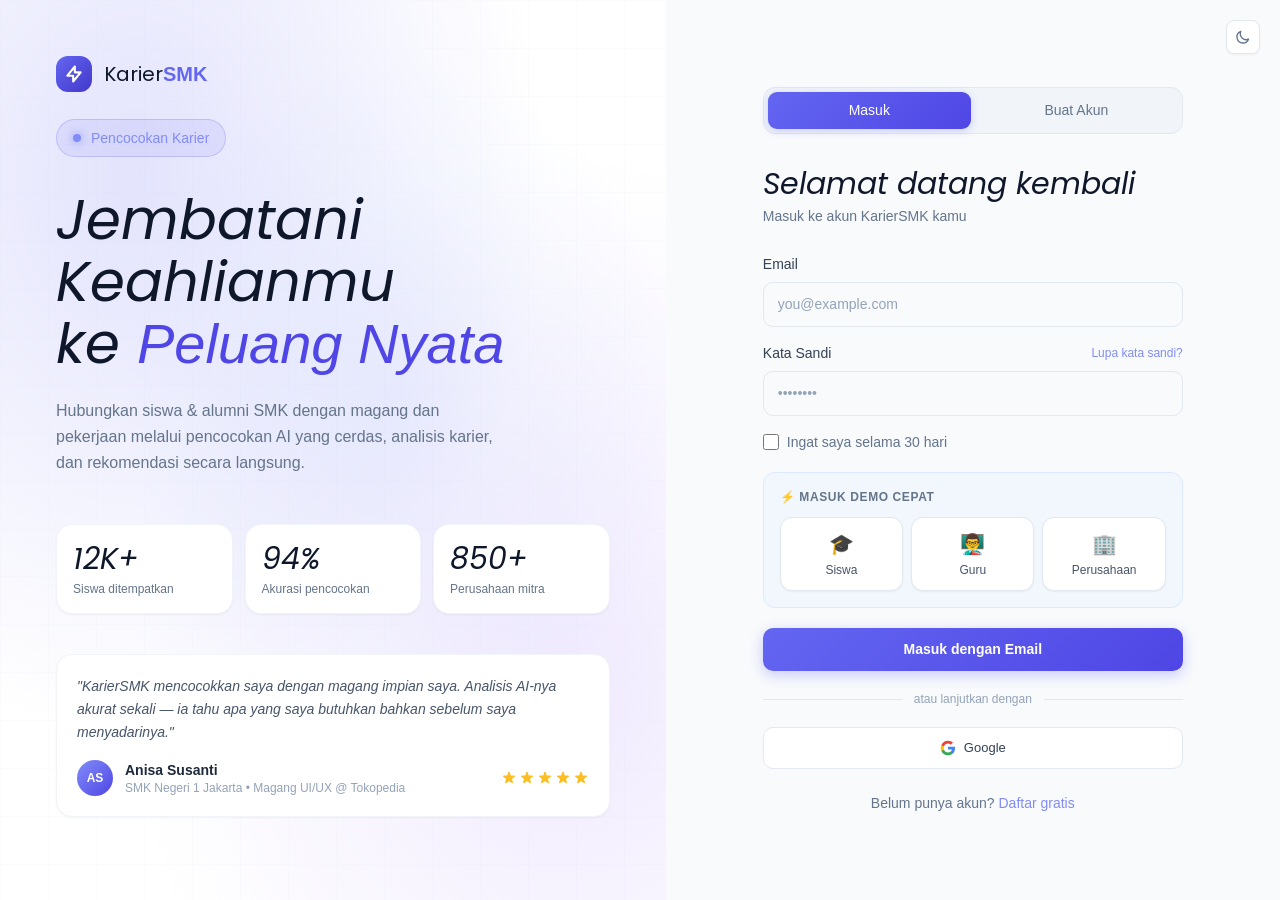
<file: auth.html>
<!DOCTYPE html>
<html lang="en" class="light">
<head>
<meta charset="UTF-8"/>
<meta name="viewport" content="width=device-width, initial-scale=1.0"/>
<title>KarierSMK — Masuk</title>
<script src="./js/tailwind.js"></script>
<link rel="preconnect" href="https://fonts.googleapis.com"/>
<link href="https://fonts.googleapis.com/css2?family=Poppins:ital,wght@0,100;0,200;0,300;0,400;0,500;0,600;0,700;0,800;0,900;1,100;1,200;1,300;1,400;1,500;1,600;1,700;1,800;1,900&display=swap" rel="stylesheet">
<script>tailwind.config={darkMode:'class',theme:{extend:{fontFamily:{display:["'Poppins'","serif"],body:["'DM Sans'","sans-serif"]},colors:{brand:{50:'#eef2ff',100:'#e0e7ff',200:'#c7d2fe',300:'#a5b4fc',400:'#818cf8',500:'#6366f1',600:'#4f46e5',700:'#4338ca',800:'#3730a3',900:'#312e81'},surf:{950:'#080b14',900:'#0d1117',850:'#0f1420',800:'#131926',750:'#161e2e',700:'#1a2236',600:'#1f2a40',500:'#253045'}}}}}</script>
<link rel="stylesheet" href="./css/auth.css">
</head>
<body class="white:bg-surf-950 bg-slate-50 min-h-screen">
<div class="flex min-h-screen">

  <!-- ═══ LEFT BRANDING PANEL ═══ -->
  <div class="hidden lg:flex w-[48%] xl:w-[52%] flex-col relative overflow-hidden dark:bg-surf-900 bg-white">
    <div class="absolute inset-0 mesh-bg"></div>
    <div class="absolute inset-0 opacity-[0.025]" style="background-image:linear-gradient(rgba(99,102,241,0.5) 1px,transparent 1px),linear-gradient(90deg,rgba(99,102,241,0.5) 1px,transparent 1px);background-size:48px 48px;"></div>
    <div class="relative z-10 p-10 xl:p-14 flex flex-col h-full">
      <!-- Logo -->
      <a href="index.html" class="flex items-center gap-3 w-fit">
        <div class="w-9 h-9 rounded-xl bg-gradient-to-br from-brand-500 to-brand-700 flex items-center justify-center glow">
          <svg class="w-5 h-5 text-white" fill="none" viewBox="0 0 24 24" stroke="currentColor" stroke-width="2.5"><path stroke-linecap="round" stroke-linejoin="round" d="M13 10V3L4 14h7v7l9-11h-7z"/></svg>
        </div>
        <span class="font-display text-xl dark:text-white text-slate-900">Karier<span class="text-brand-500 not-italic font-bold">SMK</span></span>
      </a>

      <div class="flex-1 flex flex-col justify-center">
        <!-- Badge -->
        <div class="float inline-flex items-center gap-2.5 bg-brand-500/10 border border-brand-500/25 rounded-full px-4 py-2 w-fit mb-8">
          <div class="w-2 h-2 bg-brand-400 rounded-full" style="box-shadow:0 0 8px rgba(129,140,248,0.9);animation:glowPulse 2.5s ease-in-out infinite;"></div>
          <span class="text-brand-400 text-sm font-medium">Pencocokan Karier</span>
        </div>

        <h1 class="font-display text-5xl xl:text-[3.5rem] leading-[1.1] italic mb-6 dark:text-white text-slate-900">
          Jembatani Keahlianmu<br/>ke <span class="text-brand-600">Peluang Nyata</span>
        </h1>
        <p class="text-base dark:text-slate-400 text-slate-500 leading-relaxed mb-12 max-w-md">Hubungkan siswa & alumni SMK dengan magang dan pekerjaan melalui pencocokan AI yang cerdas, analisis karier, dan rekomendasi secara langsung.</p>

        <!-- Stats grid -->
        <div class="grid grid-cols-3 gap-3 mb-10">
          <div class="dark:bg-white/[0.04] bg-white border dark:border-slate-700 border-slate-100 rounded-2xl p-4 shadow-sm">
            <div class="font-display text-3xl italic dark:text-white text-slate-900 mb-1">12K+</div>
            <div class="text-xs dark:text-slate-400 text-slate-500">Siswa ditempatkan</div>
          </div>
          <div class="dark:bg-white/[0.04] bg-white border dark:border-slate-700 border-slate-100 rounded-2xl p-4 shadow-sm">
            <div class="font-display text-3xl italic dark:text-white text-slate-900 mb-1">94%</div>
            <div class="text-xs dark:text-slate-400 text-slate-500">Akurasi pencocokan</div>
          </div>
          <div class="dark:bg-white/[0.04] bg-white border dark:border-slate-700 border-slate-100 rounded-2xl p-4 shadow-sm">
            <div class="font-display text-3xl italic dark:text-white text-slate-900 mb-1">850+</div>
            <div class="text-xs dark:text-slate-400 text-slate-500">Perusahaan mitra</div>
          </div>
        </div>

        <!-- Testimonial -->
        <div class="dark:bg-white/[0.04] bg-white border dark:border-slate-700 border-slate-100 rounded-2xl p-5 shadow-sm">
          <p class="dark:text-slate-300 text-slate-600 text-sm italic leading-relaxed mb-4">"KarierSMK mencocokkan saya dengan magang impian saya. Analisis AI-nya akurat sekali — ia tahu apa yang saya butuhkan bahkan sebelum saya menyadarinya."</p>
          <div class="flex items-center gap-3">
            <div class="w-9 h-9 rounded-full bg-gradient-to-br from-brand-400 to-brand-600 flex items-center justify-center text-white text-xs font-semibold flex-shrink-0">AS</div>
            <div>
              <div class="text-sm font-semibold dark:text-white text-slate-800">Anisa Susanti</div>
              <div class="text-xs dark:text-slate-500 text-slate-400">SMK Negeri 1 Jakarta • Magang UI/UX @ Tokopedia</div>
            </div>
            <div class="ml-auto flex gap-0.5 flex-shrink-0">
              <svg class="w-4 h-4 fill-amber-400" viewBox="0 0 20 20"><path d="M9.049 2.927c.3-.921 1.603-.921 1.902 0l1.07 3.292a1 1 0 00.95.69h3.462c.969 0 1.371 1.24.588 1.81l-2.8 2.034a1 1 0 00-.364 1.118l1.07 3.292c.3.921-.755 1.688-1.54 1.118l-2.8-2.034a1 1 0 00-1.175 0l-2.8 2.034c-.784.57-1.838-.197-1.539-1.118l1.07-3.292a1 1 0 00-.364-1.118L2.98 8.72c-.783-.57-.38-1.81.588-1.81h3.461a1 1 0 00.951-.69l1.07-3.292z"/></svg>
              <svg class="w-4 h-4 fill-amber-400" viewBox="0 0 20 20"><path d="M9.049 2.927c.3-.921 1.603-.921 1.902 0l1.07 3.292a1 1 0 00.95.69h3.462c.969 0 1.371 1.24.588 1.81l-2.8 2.034a1 1 0 00-.364 1.118l1.07 3.292c.3.921-.755 1.688-1.54 1.118l-2.8-2.034a1 1 0 00-1.175 0l-2.8 2.034c-.784.57-1.838-.197-1.539-1.118l1.07-3.292a1 1 0 00-.364-1.118L2.98 8.72c-.783-.57-.38-1.81.588-1.81h3.461a1 1 0 00.951-.69l1.07-3.292z"/></svg>
              <svg class="w-4 h-4 fill-amber-400" viewBox="0 0 20 20"><path d="M9.049 2.927c.3-.921 1.603-.921 1.902 0l1.07 3.292a1 1 0 00.95.69h3.462c.969 0 1.371 1.24.588 1.81l-2.8 2.034a1 1 0 00-.364 1.118l1.07 3.292c.3.921-.755 1.688-1.54 1.118l-2.8-2.034a1 1 0 00-1.175 0l-2.8 2.034c-.784.57-1.838-.197-1.539-1.118l1.07-3.292a1 1 0 00-.364-1.118L2.98 8.72c-.783-.57-.38-1.81.588-1.81h3.461a1 1 0 00.951-.69l1.07-3.292z"/></svg>
              <svg class="w-4 h-4 fill-amber-400" viewBox="0 0 20 20"><path d="M9.049 2.927c.3-.921 1.603-.921 1.902 0l1.07 3.292a1 1 0 00.95.69h3.462c.969 0 1.371 1.24.588 1.81l-2.8 2.034a1 1 0 00-.364 1.118l1.07 3.292c.3.921-.755 1.688-1.54 1.118l-2.8-2.034a1 1 0 00-1.175 0l-2.8 2.034c-.784.57-1.838-.197-1.539-1.118l1.07-3.292a1 1 0 00-.364-1.118L2.98 8.72c-.783-.57-.38-1.81.588-1.81h3.461a1 1 0 00.951-.69l1.07-3.292z"/></svg>
              <svg class="w-4 h-4 fill-amber-400" viewBox="0 0 20 20"><path d="M9.049 2.927c.3-.921 1.603-.921 1.902 0l1.07 3.292a1 1 0 00.95.69h3.462c.969 0 1.371 1.24.588 1.81l-2.8 2.034a1 1 0 00-.364 1.118l1.07 3.292c.3.921-.755 1.688-1.54 1.118l-2.8-2.034a1 1 0 00-1.175 0l-2.8 2.034c-.784.57-1.838-.197-1.539-1.118l1.07-3.292a1 1 0 00-.364-1.118L2.98 8.72c-.783-.57-.38-1.81.588-1.81h3.461a1 1 0 00.951-.69l1.07-3.292z"/></svg>
            </div>
          </div>
        </div>
      </div>
    </div>
  </div>

  <!-- ═══ RIGHT FORM PANEL ═══ -->
  <div class="flex-1 flex flex-col justify-center items-center dark:bg-surf-950 bg-slate-50 px-6 py-10 overflow-y-auto relative">
    <!-- Theme toggle -->
    <button onclick="document.documentElement.classList.toggle('dark')" class="absolute top-5 right-5 p-2 rounded-lg dark:bg-surf-700 bg-white shadow-sm border dark:border-white/10 border-slate-200 dark:text-slate-300 text-slate-500 hover:text-brand-500 transition-colors">
      <svg class="w-4 h-4 hidden dark:block" fill="none" viewBox="0 0 24 24" stroke="currentColor"><path stroke-linecap="round" stroke-linejoin="round" stroke-width="2" d="M12 3v1m0 16v1m9-9h-1M4 12H3m15.364 6.364l-.707-.707M6.343 6.343l-.707-.707m12.728 0l-.707.707M6.343 17.657l-.707.707M16 12a4 4 0 11-8 0 4 4 0 018 0z"/></svg>
      <svg class="w-4 h-4 block dark:hidden" fill="none" viewBox="0 0 24 24" stroke="currentColor"><path stroke-linecap="round" stroke-linejoin="round" stroke-width="2" d="M20.354 15.354A9 9 0 018.646 3.646 9.003 9.003 0 0012 21a9.003 9.003 0 008.354-5.646z"/></svg>
    </button>

    <!-- Mobile logo -->
    <div class="lg:hidden mb-8">
      <div class="flex items-center gap-3 justify-center">
        <div class="w-9 h-9 rounded-xl bg-gradient-to-br from-brand-500 to-brand-700 flex items-center justify-center">
          <svg class="w-5 h-5 text-white" fill="none" viewBox="0 0 24 24" stroke="currentColor" stroke-width="2.5"><path stroke-linecap="round" stroke-linejoin="round" d="M13 10V3L4 14h7v7l9-11h-7z"/></svg>
        </div>
        <span class="font-display text-2xl dark:text-white text-slate-900 italic">KarierSMK<span class="text-brand-500 not-italic font-bold"> AI</span></span>
      </div>
    </div>

    <div class="w-full max-w-[420px]">
      <!-- Tabs -->
      <div class="tab-pill">
        <button id="loginTab" class="tab-btn active-tab" onclick="switchTab('login')">Masuk</button>
        <button id="registerTab" class="tab-btn inactive-tab" onclick="switchTab('register')">Buat Akun</button>
      </div>

      <!-- ─── LOGIN ─── -->
      <div id="loginForm" class="fade-in">
        <h2 class="font-display text-3xl italic dark:text-white text-slate-900 mb-1">Selamat datang kembali</h2>
        <p class="text-sm dark:text-slate-400 text-slate-500 mb-7">Masuk ke akun KarierSMK kamu</p>

        <div class="space-y-4 mb-5">
          <div>
            <label class="block text-sm font-medium dark:text-slate-300 text-slate-700 mb-2">Email</label>
            <input type="email" class="input-base" placeholder="you@example.com"/>
          </div>
          <div>
            <div class="flex items-center justify-between mb-2">
              <label class="block text-sm font-medium dark:text-slate-300 text-slate-700">Kata Sandi</label>
              <a href="#" class="text-xs text-brand-400 hover:text-brand-300">Lupa kata sandi?</a>
            </div>
            <input type="password" class="input-base" placeholder="••••••••"/>
          </div>
          <div class="flex items-center gap-2">
            <input type="checkbox" id="remember" class="w-4 h-4 accent-brand-500 rounded"/>
            <label for="remember" class="text-sm dark:text-slate-400 text-slate-500">Ingat saya selama 30 hari</label>
          </div>
        </div>

        <!-- Quick demo access -->
        <div class="dark:bg-surf-800 bg-blue-50/60 border dark:border-slate-700 border-blue-100 rounded-xl p-4 mb-5">
          <p class="text-xs font-semibold dark:text-slate-400 text-slate-500 uppercase tracking-wider mb-3">⚡ Masuk Demo Cepat</p>
          <div class="grid grid-cols-3 gap-2">
            <a href="student-dashboard.html" class="group flex flex-col items-center p-3 rounded-xl dark:bg-surf-700 bg-white border dark:border-slate-700 border-slate-200 hover:border-brand-400 dark:hover:border-brand-400 transition-all shadow-sm cursor-pointer no-underline">
              <span class="text-xl mb-1">🎓</span>
              <span class="text-xs font-medium dark:text-slate-300 text-slate-600 group-hover:text-brand-500 transition-colors">Siswa</span>
            </a>
            <a href="teacher-dashboard.html" class="group flex flex-col items-center p-3 rounded-xl dark:bg-surf-700 bg-white border dark:border-slate-700 border-slate-200 hover:border-brand-400 dark:hover:border-brand-400 transition-all shadow-sm cursor-pointer no-underline">
              <span class="text-xl mb-1">👨‍🏫</span>
              <span class="text-xs font-medium dark:text-slate-300 text-slate-600 group-hover:text-brand-500 transition-colors">Guru</span>
            </a>
            <a href="company-dashboard.html" class="group flex flex-col items-center p-3 rounded-xl dark:bg-surf-700 bg-white border dark:border-slate-700 border-slate-200 hover:border-brand-400 dark:hover:border-brand-400 transition-all shadow-sm cursor-pointer no-underline">
              <span class="text-xl mb-1">🏢</span>
              <span class="text-xs font-medium dark:text-slate-300 text-slate-600 group-hover:text-brand-500 transition-colors">Perusahaan</span>
            </a>
          </div>
        </div>

        <button onclick="window.location='student-dashboard.html'" class="btn-primary mb-5">Masuk dengan Email</button>

        <div class="flex items-center gap-3 mb-5">
          <div class="flex-1 h-px dark:bg-white/8 bg-slate-200"></div>
          <span class="text-xs dark:text-slate-500 text-slate-400">atau lanjutkan dengan</span>
          <div class="flex-1 h-px dark:bg-white/8 bg-slate-200"></div>
        </div>
        <div class="grid grid-cols-1 gap-3">
          <button class="btn-social dark:!bg-surf-700 dark:!border-white/9 dark:!text-slate-200">
            <svg class="w-4 h-4 flex-shrink-0" viewBox="0 0 24 24"><path d="M22.56 12.25c0-.78-.07-1.53-.2-2.25H12v4.26h5.92c-.26 1.37-1.04 2.53-2.21 3.31v2.77h3.57c2.08-1.92 3.28-4.74 3.28-8.09z" fill="#4285F4"/><path d="M12 23c2.97 0 5.46-.98 7.28-2.66l-3.57-2.77c-.98.66-2.23 1.06-3.71 1.06-2.86 0-5.29-1.93-6.16-4.53H2.18v2.84C3.99 20.53 7.7 23 12 23z" fill="#34A853"/><path d="M5.84 14.09c-.22-.66-.35-1.36-.35-2.09s.13-1.43.35-2.09V7.07H2.18C1.43 8.55 1 10.22 1 12s.43 3.45 1.18 4.93l2.85-2.22.81-.62z" fill="#FBBC05"/><path d="M12 5.38c1.62 0 3.06.56 4.21 1.64l3.15-3.15C17.45 2.09 14.97 1 12 1 7.7 1 3.99 3.47 2.18 7.07l3.66 2.84c.87-2.6 3.3-4.53 6.16-4.53z" fill="#EA4335"/></svg>
            Google
          </button>

        </div>
        <p class="text-center text-sm dark:text-slate-400 text-slate-500 mt-6">
          Belum punya akun? <button onclick="switchTab('register')" class="text-brand-400 hover:text-brand-300 font-medium bg-transparent border-none cursor-pointer">Daftar gratis</button>
        </p>
      </div>

      <!-- ─── REGISTER ─── -->
      <div id="registerForm" class="hidden fade-in">
        <h2 class="font-display text-3xl italic dark:text-white text-slate-900 mb-1">Mulai gratis</h2>
        <p class="text-sm dark:text-slate-400 text-slate-500 mb-6">Buat akun KarierSMK kamu dalam 30 detik</p>

        <!-- Role selector -->
        <div class="mb-5">
          <label class="block text-sm font-medium dark:text-slate-300 text-slate-700 mb-3">Saya adalah...</label>
          <div class="flex gap-2.5">
            <div class="role-card role-selected" id="rc-student" onclick="selectRole('student')">
              <div class="text-2xl mb-2">🎓</div>
              <div class="text-xs font-semibold dark:text-white text-slate-800">Siswa</div>
              <div class="text-xs dark:text-slate-500 text-slate-400 mt-0.5">atau Alumni</div>
            </div>
            <div class="role-card" id="rc-teacher" onclick="selectRole('teacher')">
              <div class="text-2xl mb-2">👨‍🏫</div>
              <div class="text-xs font-semibold dark:text-white text-slate-800">Guru</div>
              <div class="text-xs dark:text-slate-500 text-slate-400 mt-0.5">atau Sekolah</div>
            </div>
            <div class="role-card" id="rc-company" onclick="selectRole('company')">
              <div class="text-2xl mb-2">🏢</div>
              <div class="text-xs font-semibold dark:text-white text-slate-800">Perusahaan</div>
              <div class="text-xs dark:text-slate-500 text-slate-400 mt-0.5">atau HRD</div>
            </div>
          </div>
        </div>

        <div class="space-y-3.5">
          <div class="grid grid-cols-2 gap-3">
            <div><label class="block text-sm font-medium dark:text-slate-300 text-slate-700 mb-1.5">Nama depan</label><input class="input-base" type="text" placeholder="Budi"/></div>
            <div><label class="block text-sm font-medium dark:text-slate-300 text-slate-700 mb-1.5">Nama belakang</label><input class="input-base" type="text" placeholder="Santoso"/></div>
          </div>
          <div><label class="block text-sm font-medium dark:text-slate-300 text-slate-700 mb-1.5">Email</label><input class="input-base" type="email" placeholder="budi@example.com"/></div>
          <div><label class="block text-sm font-medium dark:text-slate-300 text-slate-700 mb-1.5">Kata Sandi</label><input class="input-base" type="password" placeholder="Min. 8 karakter"/></div>
          <div><label class="block text-sm font-medium dark:text-slate-300 text-slate-700 mb-1.5">Sekolah / Institusi</label><input class="input-base" type="text" placeholder="SMK Negeri 1 Jakarta"/></div>
          <div class="flex items-start gap-2.5">
            <input type="checkbox" class="w-4 h-4 mt-0.5 accent-brand-500 rounded flex-shrink-0"/>
            <span class="text-sm dark:text-slate-400 text-slate-500">Saya setuju dengan <a href="#" class="text-brand-400 hover:underline">Ketentuan Layanan</a> dan <a href="#" class="text-brand-400 hover:underline">Kebijakan Privasi</a></span>
          </div>
          <button onclick="window.location='student-dashboard.html'" class="btn-primary">Buat Akun →</button>
        </div>
        <p class="text-center text-sm dark:text-slate-400 text-slate-500 mt-5">Sudah punya akun? <button onclick="switchTab('login')" class="text-brand-400 hover:text-brand-300 font-medium bg-transparent border-none cursor-pointer">Masuk</button></p>
      </div>
    </div>
  </div>
</div>

<script src="./js/auth.js"></script>
</body>
</html>
</file>
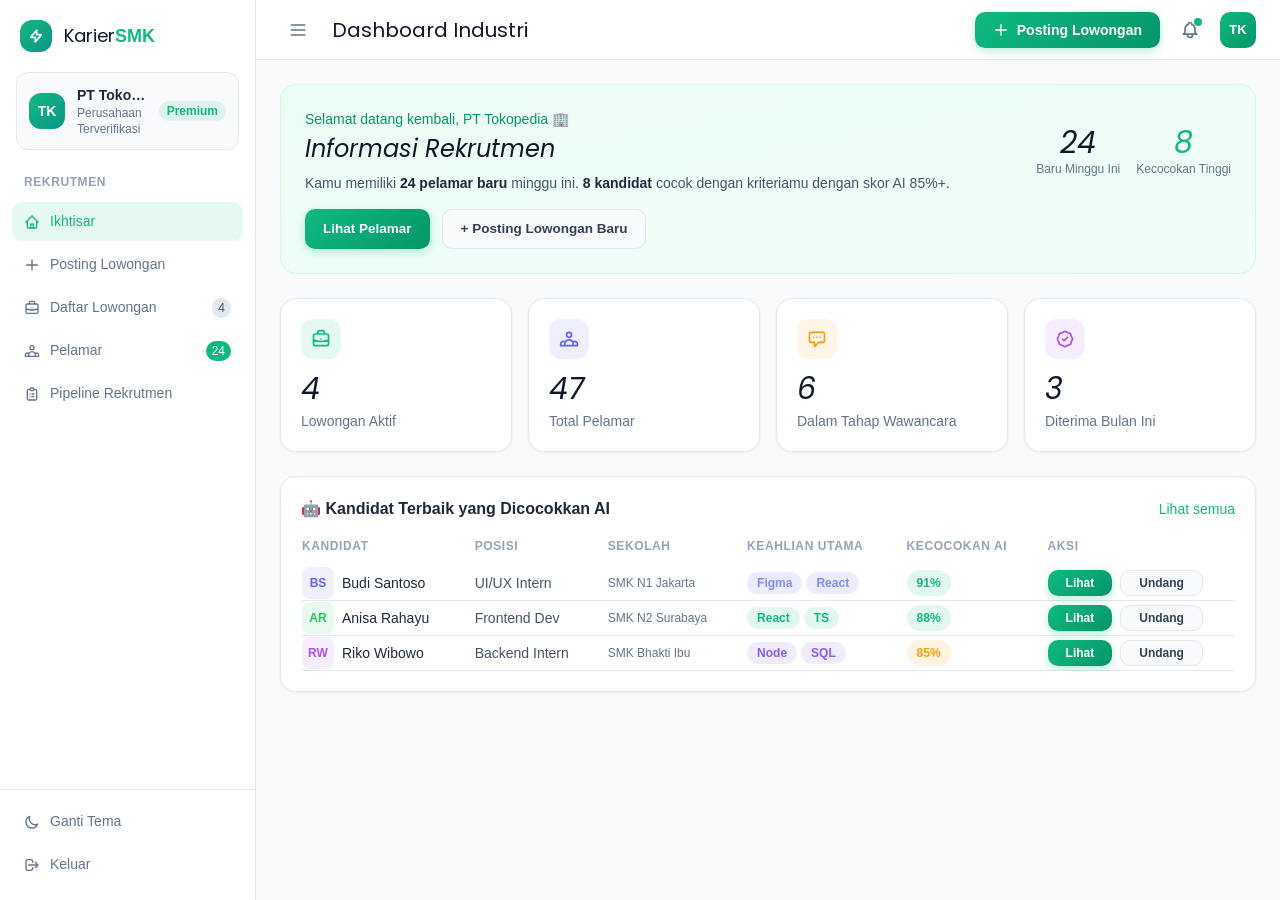
<file: company-dashboard.html>
<!DOCTYPE html>
<html lang="en" class="light">
<head>
<meta charset="UTF-8"/>
<meta name="viewport" content="width=device-width, initial-scale=1.0"/>
<title>KarierSMK — Dasbor Perusahaan</title>
<script src="./js/tailwind.js"></script>
<link rel="preconnect" href="https://fonts.googleapis.com"/>
<link href="https://fonts.googleapis.com/css2?family=Poppins:ital,wght@0,100;0,200;0,300;0,400;0,500;0,600;0,700;0,800;0,900;1,100;1,200;1,300;1,400;1,500;1,600;1,700;1,800;1,900&display=swap" rel="stylesheet">
<script>tailwind.config={darkMode:'class',theme:{extend:{fontFamily:{display:["'Poppins'","serif"],body:["'DM Sans'","sans-serif"]},colors:{brand:{50:'#eef2ff',100:'#e0e7ff',200:'#c7d2fe',300:'#a5b4fc',400:'#818cf8',500:'#6366f1',600:'#4f46e5',700:'#4338ca',800:'#3730a3',900:'#312e81'},surf:{950:'#080b14',900:'#0d1117',850:'#0f1420',800:'#131926',750:'#161e2e',700:'#1a2236',600:'#1f2a40',500:'#253045'}}}}}</script>
<link rel="stylesheet" href="./css/dashboard/company.css">
</head>
<body class="dark:bg-surf-950 bg-slate-50 overflow-hidden h-screen">
<div class="flex h-screen overflow-hidden">

  <!-- ═══ SIDEBAR ═══ -->
  <aside id="sidebar" class="w-64 flex flex-col flex-shrink-0 dark:bg-surf-900 bg-white border-r dark:border-slate-700 border-slate-200 overflow-y-auto" style="transition:width 0.3s">
    <div class="flex items-center gap-3 px-5 py-5 flex-shrink-0">
      <div class="w-8 h-8 rounded-xl bg-gradient-to-br from-emerald-500 to-teal-600 flex items-center justify-center flex-shrink-0">
        <svg class="w-4 h-4 text-white" fill="none" viewBox="0 0 24 24" stroke="currentColor" stroke-width="2.5"><path stroke-linecap="round" stroke-linejoin="round" d="M13 10V3L4 14h7v7l9-11h-7z"/></svg>
      </div>
      <span class="font-display text-lg dark:text-white text-slate-900">Karier<span class="text-emerald-500 not-italic font-bold">SMK</span></span>
    </div>
    <div class="px-4 mb-4">
      <div class="flex items-center gap-3 p-3 rounded-xl dark:bg-surf-800 bg-slate-50 border dark:border-slate-700 border-slate-200">
        <div class="w-9 h-9 rounded-xl bg-gradient-to-br from-emerald-500 to-teal-600 flex items-center justify-center text-white text-sm font-bold flex-shrink-0">TK</div>
        <div class="min-w-0">
          <div class="text-sm font-semibold dark:text-white text-slate-800 truncate">PT Tokopedia</div>
          <div class="text-xs dark:text-slate-400 text-slate-500">Perusahaan Terverifikasi</div>
        </div>
        <span class="badge badge-green !py-0.5 !px-2 text-xs">Premium</span>
      </div>
    </div>
    <nav class="flex-1 px-3 space-y-1 pb-4">
      <p class="text-xs font-semibold uppercase tracking-wider dark:text-slate-600 text-slate-400 px-3 py-2">Rekrutmen</p>
      <a class="sidebar-item active" onclick="showSection('overview',this)"><svg class="w-4 h-4 flex-shrink-0" fill="none" viewBox="0 0 24 24" stroke="currentColor"><path stroke-linecap="round" stroke-linejoin="round" stroke-width="2" d="M3 12l2-2m0 0l7-7 7 7M5 10v10a1 1 0 001 1h3m10-11l2 2m-2-2v10a1 1 0 01-1 1h-3m-6 0a1 1 0 001-1v-4a1 1 0 011-1h2a1 1 0 011 1v4a1 1 0 001 1m-6 0h6"/></svg>Ikhtisar</a>
      <a class="sidebar-item" onclick="showSection('postjob',this)"><svg class="w-4 h-4 flex-shrink-0" fill="none" viewBox="0 0 24 24" stroke="currentColor"><path stroke-linecap="round" stroke-linejoin="round" stroke-width="2" d="M12 4v16m8-8H4"/></svg>Posting Lowongan</a>
      <a class="sidebar-item" onclick="showSection('jobs',this)"><svg class="w-4 h-4 flex-shrink-0" fill="none" viewBox="0 0 24 24" stroke="currentColor"><path stroke-linecap="round" stroke-linejoin="round" stroke-width="2" d="M21 13.255A23.931 23.931 0 0112 15c-3.183 0-6.22-.62-9-1.745M16 6V4a2 2 0 00-2-2h-4a2 2 0 00-2 2v2m4 6h.01M5 20h14a2 2 0 002-2V8a2 2 0 00-2-2H5a2 2 0 00-2 2v10a2 2 0 002 2z"/></svg><span>Daftar Lowongan</span><span class="ml-auto text-xs dark:bg-surf-600 bg-slate-200 dark:text-slate-300 text-slate-600 rounded-full px-1.5 py-0.5">4</span></a>
      <a class="sidebar-item" onclick="showSection('applicants',this)"><svg class="w-4 h-4 flex-shrink-0" fill="none" viewBox="0 0 24 24" stroke="currentColor"><path stroke-linecap="round" stroke-linejoin="round" stroke-width="2" d="M17 20h5v-2a3 3 0 00-5.356-1.857M17 20H7m10 0v-2c0-.656-.126-1.283-.356-1.857M7 20H2v-2a3 3 0 015.356-1.857M7 20v-2c0-.656.126-1.283.356-1.857m0 0a5.002 5.002 0 019.288 0M15 7a3 3 0 11-6 0 3 3 0 016 0z"/></svg><span>Pelamar</span><span class="ml-auto text-xs bg-emerald-500 text-white rounded-full px-1.5 py-0.5">24</span></a>
      <a class="sidebar-item" onclick="showSection('kanban',this)"><svg class="w-4 h-4 flex-shrink-0" fill="none" viewBox="0 0 24 24" stroke="currentColor"><path stroke-linecap="round" stroke-linejoin="round" stroke-width="2" d="M9 5H7a2 2 0 00-2 2v12a2 2 0 002 2h10a2 2 0 002-2V7a2 2 0 00-2-2h-2M9 5a2 2 0 002 2h2a2 2 0 002-2M9 5a2 2 0 012-2h2a2 2 0 012 2m-3 7h3m-3 4h3m-6-4h.01M9 16h.01"/></svg>Pipeline Rekrutmen</a>
    </nav>
    <div class="px-3 pb-4 border-t dark:border-slate-700 border-slate-200 pt-3 space-y-1">
      <button onclick="document.documentElement.classList.toggle('dark')" class="sidebar-item w-full">
        <svg class="w-4 h-4 hidden dark:block" fill="none" viewBox="0 0 24 24" stroke="currentColor"><path stroke-linecap="round" stroke-linejoin="round" stroke-width="2" d="M12 3v1m0 16v1m9-9h-1M4 12H3m15.364 6.364l-.707-.707M6.343 6.343l-.707-.707m12.728 0l-.707.707M6.343 17.657l-.707.707M16 12a4 4 0 11-8 0 4 4 0 018 0z"/></svg>
        <svg class="w-4 h-4 block dark:hidden" fill="none" viewBox="0 0 24 24" stroke="currentColor"><path stroke-linecap="round" stroke-linejoin="round" stroke-width="2" d="M20.354 15.354A9 9 0 018.646 3.646 9.003 9.003 0 0012 21a9.003 9.003 0 008.354-5.646z"/></svg>
        Ganti Tema
      </button>
      <a href="auth.html" class="sidebar-item"><svg class="w-4 h-4" fill="none" viewBox="0 0 24 24" stroke="currentColor"><path stroke-linecap="round" stroke-linejoin="round" stroke-width="2" d="M17 16l4-4m0 0l-4-4m4 4H7m6 4v1a3 3 0 01-3 3H6a3 3 0 01-3-3V7a3 3 0 013-3h4a3 3 0 013 3v1"/></svg>Keluar</a>
    </div>
  </aside>

  <!-- ═══ MAIN ═══ -->
  <div class="flex-1 flex flex-col overflow-hidden">
    <div class="topbar">
      <button onclick="toggleSidebar()" class="mr-4 p-2 rounded-lg dark:text-slate-400 text-slate-500 dark:hover:bg-surf-700 hover:bg-slate-100 transition-colors"><svg class="w-5 h-5" fill="none" viewBox="0 0 24 24" stroke="currentColor"><path stroke-linecap="round" stroke-linejoin="round" stroke-width="2" d="M4 6h16M4 12h16M4 18h16"/></svg></button>
      <div class="flex-1"><h1 id="pageTitle" class="font-display text-xl dark:text-white text-slate-900">Dashboard Industri</h1></div>
      <div class="flex items-center gap-3">
        <button onclick="showSection('postjob',null)" class="btn-primary !py-2 !text-sm flex items-center gap-2"><svg class="w-4 h-4" fill="none" viewBox="0 0 24 24" stroke="currentColor"><path stroke-linecap="round" stroke-linejoin="round" stroke-width="2" d="M12 4v16m8-8H4"/></svg>Posting Lowongan</button>
        <button class="relative p-2 rounded-lg dark:text-slate-400 text-slate-500 dark:hover:bg-surf-700 hover:bg-slate-100 transition-colors"><svg class="w-5 h-5" fill="none" viewBox="0 0 24 24" stroke="currentColor"><path stroke-linecap="round" stroke-linejoin="round" stroke-width="2" d="M15 17h5l-1.405-1.405A2.032 2.032 0 0118 14.158V11a6.002 6.002 0 00-4-5.659V5a2 2 0 10-4 0v.341C7.67 6.165 6 8.388 6 11v3.159c0 .538-.214 1.055-.595 1.436L4 17h5m6 0v1a3 3 0 11-6 0v-1m6 0H9"/></svg><span class="absolute top-1.5 right-1.5 w-2 h-2 bg-emerald-500 rounded-full"></span></button>
        <div class="avatar">TK</div>
      </div>
    </div>

    <div class="flex-1 overflow-y-auto dark:bg-surf-950 bg-slate-50 p-6">

      <!-- ─── Ringkasan ─── -->
      <div id="sec-overview" class="section active">
        <div class="dark:bg-gradient-to-br dark:from-emerald-900/30 dark:to-surf-800 bg-gradient-to-br from-emerald-50 to-teal-50 border dark:border-emerald-800/30 border-emerald-100 rounded-2xl p-6 mb-6">
          <div class="flex items-center justify-between">
            <div>
              <p class="text-sm font-medium text-emerald-600 dark:text-emerald-400 mb-1">Selamat datang kembali, PT Tokopedia 🏢</p>
              <h2 class="font-display text-2xl italic dark:text-white text-slate-900 mb-2">Informasi Rekrutmen</h2>
              <p class="text-sm dark:text-slate-400 text-slate-600">Kamu memiliki <strong class="dark:text-white text-slate-800">24 pelamar baru</strong> minggu ini. <strong class="dark:text-white text-slate-800">8 kandidat</strong> cocok dengan kriteriamu dengan skor AI 85%+.</p>
            </div>
            <div class="hidden md:flex items-center gap-4">
              <div class="text-center"><div class="font-display text-3xl italic dark:text-white text-slate-900">24</div><div class="text-xs dark:text-slate-400 text-slate-500">Baru Minggu Ini</div></div>
              <div class="text-center"><div class="font-display text-3xl italic text-emerald-500">8</div><div class="text-xs dark:text-slate-400 text-slate-500">Kecocokan Tinggi</div></div>
            </div>
          </div>
          <div class="flex gap-3 mt-4">
            <button onclick="showSection('applicants',null)" class="btn-primary">Lihat Pelamar</button>
            <button onclick="showSection('postjob',null)" class="btn-secondary">+ Posting Lowongan Baru</button>
          </div>
        </div>

        <!-- Statistik -->
        <div class="grid grid-cols-2 lg:grid-cols-4 gap-4 mb-6">
          <div class="card"><div class="w-10 h-10 rounded-xl bg-emerald-500/10 flex items-center justify-center mb-3"><svg class="w-5 h-5 text-emerald-500" fill="none" viewBox="0 0 24 24" stroke="currentColor"><path stroke-linecap="round" stroke-linejoin="round" stroke-width="2" d="M21 13.255A23.931 23.931 0 0112 15c-3.183 0-6.22-.62-9-1.745M16 6V4a2 2 0 00-2-2h-4a2 2 0 00-2 2v2m4 6h.01M5 20h14a2 2 0 002-2V8a2 2 0 00-2-2H5a2 2 0 00-2 2v10a2 2 0 002 2z"/></svg></div><div class="font-display text-3xl italic dark:text-white text-slate-900">4</div><div class="text-sm dark:text-slate-400 text-slate-500 mt-1">Lowongan Aktif</div></div>
          <div class="card"><div class="w-10 h-10 rounded-xl bg-brand-500/10 flex items-center justify-center mb-3"><svg class="w-5 h-5 text-brand-500" fill="none" viewBox="0 0 24 24" stroke="currentColor"><path stroke-linecap="round" stroke-linejoin="round" stroke-width="2" d="M17 20h5v-2a3 3 0 00-5.356-1.857M17 20H7m10 0v-2c0-.656-.126-1.283-.356-1.857M7 20H2v-2a3 3 0 015.356-1.857M7 20v-2c0-.656.126-1.283.356-1.857m0 0a5.002 5.002 0 019.288 0M15 7a3 3 0 11-6 0 3 3 0 016 0z"/></svg></div><div class="font-display text-3xl italic dark:text-white text-slate-900">47</div><div class="text-sm dark:text-slate-400 text-slate-500 mt-1">Total Pelamar</div></div>
          <div class="card"><div class="w-10 h-10 rounded-xl bg-amber-500/10 flex items-center justify-center mb-3"><svg class="w-5 h-5 text-amber-500" fill="none" viewBox="0 0 24 24" stroke="currentColor"><path stroke-linecap="round" stroke-linejoin="round" stroke-width="2" d="M8 10h.01M12 10h.01M16 10h.01M9 16H5a2 2 0 01-2-2V6a2 2 0 012-2h14a2 2 0 012 2v8a2 2 0 01-2 2h-5l-5 5v-5z"/></svg></div><div class="font-display text-3xl italic dark:text-white text-slate-900">6</div><div class="text-sm dark:text-slate-400 text-slate-500 mt-1">Dalam Tahap Wawancara</div></div>
          <div class="card"><div class="w-10 h-10 rounded-xl bg-purple-500/10 flex items-center justify-center mb-3"><svg class="w-5 h-5 text-purple-500" fill="none" viewBox="0 0 24 24" stroke="currentColor"><path stroke-linecap="round" stroke-linejoin="round" stroke-width="2" d="M9 12l2 2 4-4M7.835 4.697a3.42 3.42 0 001.946-.806 3.42 3.42 0 014.438 0 3.42 3.42 0 001.946.806 3.42 3.42 0 013.138 3.138 3.42 3.42 0 00.806 1.946 3.42 3.42 0 010 4.438 3.42 3.42 0 00-.806 1.946 3.42 3.42 0 01-3.138 3.138 3.42 3.42 0 00-1.946.806 3.42 3.42 0 01-4.438 0 3.42 3.42 0 00-1.946-.806 3.42 3.42 0 01-3.138-3.138 3.42 3.42 0 00-.806-1.946 3.42 3.42 0 010-4.438 3.42 3.42 0 00.806-1.946 3.42 3.42 0 013.138-3.138z"/></svg></div><div class="font-display text-3xl italic dark:text-white text-slate-900">3</div><div class="text-sm dark:text-slate-400 text-slate-500 mt-1">Diterima Bulan Ini</div></div>
        </div>

        <!-- Gambaran singkat kandidat teratas -->
        <div class="card">
          <div class="flex items-center justify-between mb-4"><h3 class="font-semibold dark:text-white text-slate-800">🤖 Kandidat Terbaik yang Dicocokkan AI</h3><button onclick="showSection('applicants',null)" class="text-sm text-emerald-500 hover:underline">Lihat semua</button></div>
          <div class="overflow-x-auto">
            <table class="w-full text-sm">
              <thead><tr class="dark:text-slate-500 text-slate-400 text-xs uppercase tracking-wider"><th class="text-left pb-3 pr-4">Kandidat</th><th class="text-left pb-3 pr-4">Posisi</th><th class="text-left pb-3 pr-4">Sekolah</th><th class="text-left pb-3 pr-4">Keahlian Utama</th><th class="text-left pb-3 pr-4">Kecocokan AI</th><th class="text-left pb-3">Aksi</th></tr></thead>
              <tbody>
                <tr class="candidate-row"><td class="pr-4"><div class="flex items-center gap-2"><div class="w-8 h-8 rounded-lg bg-brand-500/10 flex items-center justify-center text-brand-500 text-xs font-bold">BS</div><span class="font-medium dark:text-white text-slate-800">Budi Santoso</span></div></td><td class="pr-4 dark:text-slate-400 text-slate-600">UI/UX Intern</td><td class="pr-4 dark:text-slate-400 text-slate-500 text-xs">SMK N1 Jakarta</td><td class="pr-4"><div class="flex gap-1"><span class="badge badge-blue !text-xs">Figma</span><span class="badge badge-blue !text-xs">React</span></div></td><td class="pr-4"><span class="badge badge-green">91%</span></td><td><div class="flex gap-2"><button class="btn-primary !py-1 !text-xs" onclick="openCandidateModal('Budi Santoso','UI/UX Intern','91%','React, Figma, Node.js, Python')">Lihat</button><button class="btn-secondary !py-1 !text-xs">Undang</button></div></td></tr>
                <tr class="candidate-row"><td class="pr-4"><div class="flex items-center gap-2"><div class="w-8 h-8 rounded-lg bg-green-500/10 flex items-center justify-center text-green-500 text-xs font-bold">AR</div><span class="font-medium dark:text-white text-slate-800">Anisa Rahayu</span></div></td><td class="pr-4 dark:text-slate-400 text-slate-600">Frontend Dev</td><td class="pr-4 dark:text-slate-400 text-slate-500 text-xs">SMK N2 Surabaya</td><td class="pr-4"><div class="flex gap-1"><span class="badge badge-green !text-xs">React</span><span class="badge badge-green !text-xs">TS</span></div></td><td class="pr-4"><span class="badge badge-green">88%</span></td><td><div class="flex gap-2"><button class="btn-primary !py-1 !text-xs" onclick="openCandidateModal('Anisa Rahayu','Frontend Dev','88%','React, TypeScript, CSS, Git')">Lihat</button><button class="btn-secondary !py-1 !text-xs">Undang</button></div></td></tr>
                <tr class="candidate-row"><td class="pr-4"><div class="flex items-center gap-2"><div class="w-8 h-8 rounded-lg bg-purple-500/10 flex items-center justify-center text-purple-500 text-xs font-bold">RW</div><span class="font-medium dark:text-white text-slate-800">Riko Wibowo</span></div></td><td class="pr-4 dark:text-slate-400 text-slate-600">Backend Intern</td><td class="pr-4 dark:text-slate-400 text-slate-500 text-xs">SMK Bhakti Ibu</td><td class="pr-4"><div class="flex gap-1"><span class="badge badge-purple !text-xs">Node</span><span class="badge badge-purple !text-xs">SQL</span></div></td><td class="pr-4"><span class="badge badge-amber">85%</span></td><td><div class="flex gap-2"><button class="btn-primary !py-1 !text-xs" onclick="openCandidateModal('Riko Wibowo','Backend Intern','85%','Node.js, MySQL, Python, REST API')">Lihat</button><button class="btn-secondary !py-1 !text-xs">Undang</button></div></td></tr>
              </tbody>
            </table>
          </div>
        </div>
      </div>

      <!-- ─── POST JOB ─── -->
      <div id="sec-postjob" class="section">
        <div class="max-w-2xl mx-auto">
          <div class="card">
            <h2 class="font-display text-2xl italic dark:text-white text-slate-900 mb-6">Posting Lowongan Baru / Magang</h2>
            <div class="space-y-5">
              <div class="grid grid-cols-2 gap-4">
                <div class="col-span-2"><label class="block text-sm dark:text-slate-400 text-slate-500 mb-1.5">Judul Lowongan *</label><input class="input-base" placeholder="misal: Magang Desain UI/UX"/></div>
                <div><label class="block text-sm dark:text-slate-400 text-slate-500 mb-1.5">Tipe *</label><select class="input-base"><option>Magang</option><option>Penuh Waktu</option><option>Paruh Waktu</option><option>Kontrak</option></select></div>
                <div><label class="block text-sm dark:text-slate-400 text-slate-500 mb-1.5">Departemen</label><input class="input-base" placeholder="misal: Engineering"/></div>
                <div><label class="block text-sm dark:text-slate-400 text-slate-500 mb-1.5">Lokasi</label><input class="input-base" placeholder="Jakarta / Remote / Hybrid"/></div>
                <div><label class="block text-sm dark:text-slate-400 text-slate-500 mb-1.5">Gaji / Uang Saku</label><input class="input-base" placeholder="Rp 3.000.000 - 5.000.000/mo"/></div>
                <div><label class="block text-sm dark:text-slate-400 text-slate-500 mb-1.5">Durasi</label><input class="input-base" placeholder="3 bulan / Permanen"/></div>
                <div><label class="block text-sm dark:text-slate-400 text-slate-500 mb-1.5">Kuota Tersedia</label><input type="number" class="input-base" value="3"/></div>
              </div>
              <div><label class="block text-sm dark:text-slate-400 text-slate-500 mb-1.5">Keahlian yang Dibutuhkan (pisahkan dengan koma)</label><input class="input-base" placeholder="Figma, React.js, CSS, JavaScript, English"/></div>
              <div><label class="block text-sm dark:text-slate-400 text-slate-500 mb-1.5">Pendidikan Minimum</label><select class="input-base"><option>SMK / Kejuruan</option><option>D3</option><option>S1</option></select></div>
              <div><label class="block text-sm dark:text-slate-400 text-slate-500 mb-1.5">Deskripsi Pekerjaan *</label><textarea class="input-base !min-h-[120px]" placeholder="Jelaskan peran, tanggung jawab, persyaratan, dan hal yang akan dipelajari kandidat..."></textarea></div>
              <div><label class="block text-sm dark:text-slate-400 text-slate-500 mb-1.5">Batas Waktu Lamaran</label><input type="date" class="input-base"/></div>

              <!-- Pratinjau kesesuian AI -->
              <div class="dark:bg-brand-900/20 bg-brand-50 border dark:border-brand-800/30 border-brand-100 rounded-xl p-4">
                <div class="flex items-center gap-2 mb-2"><span class="text-lg">🤖</span><span class="font-semibold dark:text-brand-300 text-brand-600">Pratinjau Kecocokan AI</span></div>
                <p class="text-sm dark:text-slate-400 text-slate-600">Berdasarkan persyaratanmu, KarierSMK memperkirakan <strong class="dark:text-white text-slate-800">18-24 kandidat berkualitas</strong> di database kami dengan skor kecocokan 75%+. Setelah diposting, AI akan otomatis meranking dan memberi notifikasi kepada kandidat terbaik.</p>
              </div>

              <div class="flex gap-3">
                <button class="btn-primary flex-1" onclick="submitJob()">🚀 Publikasikan Lowongan</button>
                <button class="btn-secondary flex-1">Simpan sebagai Draf</button>
              </div>
            </div>
          </div>
        </div>
      </div>

      <!-- ─── LIST PEKERJAAN ─── -->
      <div id="sec-jobs" class="section">
        <div class="flex items-center justify-between mb-5">
          <h2 class="font-display text-2xl italic dark:text-white text-slate-900">Daftar Lowongan</h2>
          <button onclick="showSection('postjob',null)" class="btn-primary flex items-center gap-2"><svg class="w-4 h-4" fill="none" viewBox="0 0 24 24" stroke="currentColor"><path stroke-linecap="round" stroke-linejoin="round" stroke-width="2" d="M12 4v16m8-8H4"/></svg>Posting Baru</button>
        </div>
        <div class="space-y-4">
          <div class="card">
            <div class="flex items-start justify-between mb-3">
              <div>
                <h3 class="font-semibold dark:text-white text-slate-800 text-base">UI/UX Design Intern</h3>
                <p class="text-sm dark:text-slate-400 text-slate-500 mt-0.5">Tim Desain • Jakarta • 3 bulan • Rp 3-5jt/bln</p>
              </div>
              <div class="flex gap-2"><span class="badge badge-green">Aktif</span><span class="badge badge-blue">Magang</span></div>
            </div>
            <div class="flex flex-wrap gap-1.5 mb-3"><span class="text-xs dark:bg-surf-700 bg-slate-100 dark:text-slate-300 text-slate-600 rounded-lg px-2.5 py-1">Figma</span><span class="text-xs dark:bg-surf-700 bg-slate-100 dark:text-slate-300 text-slate-600 rounded-lg px-2.5 py-1">React</span><span class="text-xs dark:bg-surf-700 bg-slate-100 dark:text-slate-300 text-slate-600 rounded-lg px-2.5 py-1">CSS</span><span class="text-xs dark:bg-surf-700 bg-slate-100 dark:text-slate-300 text-slate-600 rounded-lg px-2.5 py-1">Prototyping</span></div>
            <div class="flex items-center justify-between text-sm">
              <div class="flex items-center gap-4 dark:text-slate-400 text-slate-500"><span>👥 18 pelamar</span><span>🤖 12 dicocokkan AI</span><span>📅 Batas: 30 Jan</span></div>
              <div class="flex gap-2"><button class="btn-secondary !py-1.5 !text-xs" onclick="showSection('applicants',null)">Lihat Pelamar</button><button class="btn-secondary !py-1.5 !text-xs text-red-400">Close</button></div>
            </div>
          </div>
          <div class="card">
            <div class="flex items-start justify-between mb-3">
              <div>
                <h3 class="font-semibold dark:text-white text-slate-800 text-base">Frontend Developer Intern</h3>
                <p class="text-sm dark:text-slate-400 text-slate-500 mt-0.5">Engineering • Jakarta/Remote • 6 bulan • Rp 4-6jt/bln</p>
              </div>
              <div class="flex gap-2"><span class="badge badge-green">Aktif</span><span class="badge badge-blue">Magang</span></div>
            </div>
            <div class="flex flex-wrap gap-1.5 mb-3"><span class="text-xs dark:bg-surf-700 bg-slate-100 dark:text-slate-300 text-slate-600 rounded-lg px-2.5 py-1">React.js</span><span class="text-xs dark:bg-surf-700 bg-slate-100 dark:text-slate-300 text-slate-600 rounded-lg px-2.5 py-1">TypeScript</span><span class="text-xs dark:bg-surf-700 bg-slate-100 dark:text-slate-300 text-slate-600 rounded-lg px-2.5 py-1">Node.js</span></div>
            <div class="flex items-center justify-between text-sm">
              <div class="flex items-center gap-4 dark:text-slate-400 text-slate-500"><span>👥 22 pelamar</span><span>🤖 15 dicocokkan AI</span><span>📅 Batas: 15 Feb</span></div>
              <div class="flex gap-2"><button class="btn-secondary !py-1.5 !text-xs" onclick="showSection('applicants',null)">Lihat Pelamar</button><button class="btn-secondary !py-1.5 !text-xs text-red-400">Close</button></div>
            </div>
          </div>
          <div class="card dark:bg-surf-800 dark:border-white/5">
            <div class="flex items-start justify-between mb-3">
              <div>
                <h3 class="font-semibold dark:text-slate-400 text-slate-500 text-base">Data Analyst Intern</h3>
                <p class="text-sm dark:text-slate-500 text-slate-400 mt-0.5">Analytics • Jakarta • 3 bulan • Penuh</p>
              </div>
              <div class="flex gap-2"><span class="badge badge-red">Ditutup</span></div>
            </div>
            <div class="text-sm dark:text-slate-500 text-slate-400">7 diterima • Ditutup 5 Jan 2025</div>
          </div>
        </div>
      </div>

      <!-- ─── PELAMAR/APLICANTS ─── -->
      <div id="sec-applicants" class="section">
        <div class="flex flex-wrap items-center gap-3 mb-5">
          <input type="text" class="input-base flex-1 !py-2" placeholder="Cari kandidat berdasarkan nama, keahlian..."/>
          <select class="input-base !py-2 !w-auto"><option>Semua Posisi</option><option>UI/UX Intern</option><option>Frontend Dev</option></select>
          <select class="input-base !py-2 !w-auto"><option>Semua Kecocokan</option><option>90%+</option><option>80-89%</option><option>70-79%</option></select>
          <button class="btn-primary !py-2">Saring</button>
        </div>
        <div class="card">
          <div class="flex items-center justify-between mb-5">
            <h3 class="font-semibold dark:text-white text-slate-800 text-lg">Semua Pelamar</h3>
            <div class="flex gap-2"><span class="badge badge-blue">47 Total</span><span class="badge badge-green">24 Baru</span><span class="badge badge-amber">6 Wawancara</span></div>
          </div>
          <div class="overflow-x-auto">
            <table class="w-full text-sm">
              <thead><tr class="dark:text-slate-500 text-slate-400 text-xs uppercase tracking-wider"><th class="text-left pb-3 pr-4">Kandidat</th><th class="text-left pb-3 pr-4">Posisi</th><th class="text-left pb-3 pr-4">Skills</th><th class="text-left pb-3 pr-4">Kecocokan AI</th><th class="text-left pb-3 pr-4">Tanggal Melamar</th><th class="text-left pb-3">Status</th><th class="text-left pb-3">Aksi</th></tr></thead>
              <tbody>
                <tr class="candidate-row"><td class="pr-4"><div class="flex items-center gap-2.5"><div class="w-8 h-8 rounded-lg bg-brand-500/10 flex items-center justify-center text-brand-500 text-xs font-bold">BS</div><div><div class="font-medium dark:text-white text-slate-800">Budi Santoso</div><div class="text-xs dark:text-slate-500 text-slate-400">SMK N1 Jakarta</div></div></div></td><td class="pr-4 dark:text-slate-400 text-slate-600">UI/UX Intern</td><td class="pr-4"><div class="flex gap-1 flex-wrap"><span class="badge badge-blue !text-xs">Figma</span><span class="badge badge-blue !text-xs">React</span></div></td><td class="pr-4"><div class="flex items-center gap-2"><div class="w-16 progress-bar"><div class="progress-fill" style="width:91%"></div></div><span class="badge badge-green">91%</span></div></td><td class="pr-4 dark:text-slate-400 text-slate-500 text-xs">Jan 15</td><td class="pr-4"><span class="badge badge-amber">Wawancara</span></td><td><div class="flex gap-1.5"><button class="btn-primary !py-1 !text-xs" onclick="openCandidateModal('Budi Santoso','UI/UX Intern','91%','React, Figma, Node.js')">Profil</button><button class="btn-secondary !py-1 !text-xs !text-emerald-500">Rekrut</button></div></td></tr>
                <tr class="candidate-row"><td class="pr-4"><div class="flex items-center gap-2.5"><div class="w-8 h-8 rounded-lg bg-green-500/10 flex items-center justify-center text-green-500 text-xs font-bold">AR</div><div><div class="font-medium dark:text-white text-slate-800">Anisa Rahayu</div><div class="text-xs dark:text-slate-500 text-slate-400">SMK N2 Surabaya</div></div></div></td><td class="pr-4 dark:text-slate-400 text-slate-600">Frontend Dev</td><td class="pr-4"><div class="flex gap-1 flex-wrap"><span class="badge badge-green !text-xs">React</span><span class="badge badge-green !text-xs">TS</span></div></td><td class="pr-4"><div class="flex items-center gap-2"><div class="w-16 progress-bar"><div class="progress-fill" style="width:88%"></div></div><span class="badge badge-green">88%</span></div></td><td class="pr-4 dark:text-slate-400 text-slate-500 text-xs">Jan 14</td><td class="pr-4"><span class="badge badge-amber">Wawancara</span></td><td><div class="flex gap-1.5"><button class="btn-primary !py-1 !text-xs" onclick="openCandidateModal('Anisa Rahayu','Frontend Dev','88%','React, TypeScript, CSS')">Profil</button><button class="btn-secondary !py-1 !text-xs !text-emerald-500">Rekrut</button></div></td></tr>
                <tr class="candidate-row"><td class="pr-4"><div class="flex items-center gap-2.5"><div class="w-8 h-8 rounded-lg bg-purple-500/10 flex items-center justify-center text-purple-500 text-xs font-bold">RW</div><div><div class="font-medium dark:text-white text-slate-800">Riko Wibowo</div><div class="text-xs dark:text-slate-500 text-slate-400">SMK Bhakti Ibu</div></div></div></td><td class="pr-4 dark:text-slate-400 text-slate-600">Backend Intern</td><td class="pr-4"><div class="flex gap-1 flex-wrap"><span class="badge badge-purple !text-xs">Node</span><span class="badge badge-purple !text-xs">SQL</span></div></td><td class="pr-4"><div class="flex items-center gap-2"><div class="w-16 progress-bar"><div class="progress-fill" style="width:85%"></div></div><span class="badge badge-green">85%</span></div></td><td class="pr-4 dark:text-slate-400 text-slate-500 text-xs">Jan 13</td><td class="pr-4"><span class="badge badge-blue">Seleksi</span></td><td><div class="flex gap-1.5"><button class="btn-primary !py-1 !text-xs" onclick="openCandidateModal('Riko Wibowo','Backend Intern','85%','Node.js, MySQL, Python')">Profil</button><button class="btn-secondary !py-1 !text-xs">Undang</button></div></td></tr>
                <tr class="candidate-row"><td class="pr-4"><div class="flex items-center gap-2.5"><div class="w-8 h-8 rounded-lg bg-amber-500/10 flex items-center justify-center text-amber-500 text-xs font-bold">SK</div><div><div class="font-medium dark:text-white text-slate-800">Sinta Kurnia</div><div class="text-xs dark:text-slate-500 text-slate-400">SMK N3 Bandung</div></div></div></td><td class="pr-4 dark:text-slate-400 text-slate-600">UI/UX Intern</td><td class="pr-4"><div class="flex gap-1 flex-wrap"><span class="badge badge-amber !text-xs">Figma</span><span class="badge badge-amber !text-xs">CSS</span></div></td><td class="pr-4"><div class="flex items-center gap-2"><div class="w-16 progress-bar"><div class="progress-fill" style="width:79%"></div></div><span class="badge badge-amber">79%</span></div></td><td class="pr-4 dark:text-slate-400 text-slate-500 text-xs">Jan 12</td><td class="pr-4"><span class="badge badge-blue">Melamar</span></td><td><div class="flex gap-1.5"><button class="btn-primary !py-1 !text-xs" onclick="openCandidateModal('Sinta Kurnia','UI/UX Intern','79%','Figma, CSS, HTML, Canva')">Profil</button><button class="btn-secondary !py-1 !text-xs">Undang</button></div></td></tr>
              </tbody>
            </table>
          </div>
        </div>
      </div>

      <!-- ─── PROSES REKRUTMEN/KANBAN ─── -->
      <div id="sec-kanban" class="section">
        <div class="flex items-center justify-between mb-5">
          <h2 class="font-display text-2xl italic dark:text-white text-slate-900">Pipeline Rekrutmen</h2>
          <div class="flex gap-2"><span class="badge badge-blue">47 kandidat</span><select class="input-base !py-1.5 !text-sm !w-auto">><option>Semua Posisi</option><option>UI/UX Intern</option><option>Frontend Dev</option></select></div>
        </div>
        <div class="overflow-x-auto pb-4">
          <div class="flex gap-4 min-w-max">
            <!-- Applied -->
            <div class="kanban-col w-56">
              <div class="flex items-center justify-between mb-3"><h4 class="font-semibold text-sm dark:text-white text-slate-700">Melamar</h4><span class="w-5 h-5 rounded-full bg-slate-500/20 flex items-center justify-center text-xs dark:text-slate-400 text-slate-600 font-bold">12</span></div>
              <div class="kanban-card" onclick="openCandidateModal('Mei Susanti','UI/UX','72%','Figma, CSS')"><div class="flex items-center gap-2 mb-2"><div class="w-6 h-6 rounded-md bg-slate-400 flex items-center justify-center text-white text-xs font-bold">MS</div><span class="text-xs font-medium dark:text-white text-slate-700">Mei Susanti</span></div><div class="text-xs dark:text-slate-400 text-slate-500 mb-2">UI/UX Intern</div><span class="badge badge-blue !text-xs">72%</span></div>
              <div class="kanban-card" onclick="openCandidateModal('Ahmad Fauzi','Frontend Dev','68%','React, JS')"><div class="flex items-center gap-2 mb-2"><div class="w-6 h-6 rounded-md bg-amber-400 flex items-center justify-center text-white text-xs font-bold">AF</div><span class="text-xs font-medium dark:text-white text-slate-700">Ahmad Fauzi</span></div><div class="text-xs dark:text-slate-400 text-slate-500 mb-2">Frontend Dev</div><span class="badge badge-amber !text-xs">68%</span></div>
            </div>
            <!-- Screening -->
            <div class="kanban-col w-56">
              <div class="flex items-center justify-between mb-3"><h4 class="font-semibold text-sm dark:text-white text-slate-700">Seleksi</h4><span class="w-5 h-5 rounded-full bg-brand-500/20 flex items-center justify-center text-xs text-brand-400 font-bold">8</span></div>
              <div class="kanban-card" onclick="openCandidateModal('Riko Wibowo','Backend','85%','Node, SQL')"><div class="flex items-center gap-2 mb-2"><div class="w-6 h-6 rounded-md bg-purple-500 flex items-center justify-center text-white text-xs font-bold">RW</div><span class="text-xs font-medium dark:text-white text-slate-700">Riko Wibowo</span></div><div class="text-xs dark:text-slate-400 text-slate-500 mb-2">Backend Intern</div><span class="badge badge-green !text-xs">85%</span></div>
              <div class="kanban-card" onclick="openCandidateModal('Sinta Kurnia','UI/UX','79%','Figma, CSS')"><div class="flex items-center gap-2 mb-2"><div class="w-6 h-6 rounded-md bg-amber-500 flex items-center justify-center text-white text-xs font-bold">SK</div><span class="text-xs font-medium dark:text-white text-slate-700">Sinta Kurnia</span></div><div class="text-xs dark:text-slate-400 text-slate-500 mb-2">UI/UX Intern</div><span class="badge badge-amber !text-xs">79%</span></div>
            </div>
            <!-- Interview -->
            <div class="kanban-col w-56" style="border-color:rgba(245,158,11,0.3);">
              <div class="flex items-center justify-between mb-3"><h4 class="font-semibold text-sm dark:text-white text-slate-700">Wawancara</h4><span class="w-5 h-5 rounded-full bg-amber-500/20 flex items-center justify-center text-xs text-amber-500 font-bold">6</span></div>
              <div class="kanban-card" onclick="openCandidateModal('Budi Santoso','UI/UX','91%','React, Figma')"><div class="flex items-center gap-2 mb-2"><div class="w-6 h-6 rounded-md bg-brand-500 flex items-center justify-center text-white text-xs font-bold">BS</div><span class="text-xs font-medium dark:text-white text-slate-700">Budi Santoso</span></div><div class="text-xs dark:text-slate-400 text-slate-500 mb-2">UI/UX Intern</div><div class="flex items-center justify-between"><span class="badge badge-green !text-xs">91%</span><span class="text-xs dark:text-slate-500 text-slate-400">Besok</span></div></div>
              <div class="kanban-card" onclick="openCandidateModal('Anisa Rahayu','Frontend Dev','88%','React, TS')"><div class="flex items-center gap-2 mb-2"><div class="w-6 h-6 rounded-md bg-green-500 flex items-center justify-center text-white text-xs font-bold">AR</div><span class="text-xs font-medium dark:text-white text-slate-700">Anisa Rahayu</span></div><div class="text-xs dark:text-slate-400 text-slate-500 mb-2">Frontend Dev</div><div class="flex items-center justify-between"><span class="badge badge-green !text-xs">88%</span><span class="text-xs dark:text-slate-500 text-slate-400">Jan 18</span></div></div>
            </div>
            <!-- Offer -->
            <div class="kanban-col w-56">
              <div class="flex items-center justify-between mb-3"><h4 class="font-semibold text-sm dark:text-white text-slate-700">Penawaran Terkirim</h4><span class="w-5 h-5 rounded-full bg-purple-500/20 flex items-center justify-center text-xs text-purple-400 font-bold">4</span></div>
              <div class="kanban-card"><div class="flex items-center gap-2 mb-2"><div class="w-6 h-6 rounded-md bg-teal-500 flex items-center justify-center text-white text-xs font-bold">LP</div><span class="text-xs font-medium dark:text-white text-slate-700">Lina Permata</span></div><div class="text-xs dark:text-slate-400 text-slate-500 mb-2">Frontend Dev</div><span class="badge badge-purple !text-xs">Menunggu</span></div>
            </div>
            <!-- Hired -->
            <div class="kanban-col w-56" style="border-color:rgba(16,185,129,0.3);">
              <div class="flex items-center justify-between mb-3"><h4 class="font-semibold text-sm dark:text-white text-slate-700">Diterima ✓</h4><span class="w-5 h-5 rounded-full bg-emerald-500/20 flex items-center justify-center text-xs text-emerald-500 font-bold">3</span></div>
              <div class="kanban-card" style="border-color:rgba(16,185,129,0.3);"><div class="flex items-center gap-2 mb-2"><div class="w-6 h-6 rounded-md bg-emerald-500 flex items-center justify-center text-white text-xs font-bold">HD</div><span class="text-xs font-medium dark:text-white text-slate-700">Hendra D.</span></div><div class="text-xs dark:text-slate-400 text-slate-500 mb-2">Backend Intern</div><span class="badge badge-green !text-xs">Diterima 10 Jan</span></div>
              <div class="kanban-card" style="border-color:rgba(16,185,129,0.3);"><div class="flex items-center gap-2 mb-2"><div class="w-6 h-6 rounded-md bg-emerald-600 flex items-center justify-center text-white text-xs font-bold">NF</div><span class="text-xs font-medium dark:text-white text-slate-700">Nita F.</span></div><div class="text-xs dark:text-slate-400 text-slate-500 mb-2">UI/UX Intern</div><span class="badge badge-green !text-xs">Diterima 20 Des</span></div>
            </div>
          </div>
        </div>
      </div>

    </div>
  </div>
</div>

<!-- ═══ MODAL UNTUK PROFIL KANDIDAT ═══ -->
<div id="candidateModal" class="modal-overlay hidden" onclick="closeModal()">
  <div class="modal-box !max-w-xl" onclick="event.stopPropagation()">
    <div class="dark:bg-gradient-to-br dark:from-emerald-900/40 dark:to-surf-800 bg-gradient-to-br from-emerald-50 to-teal-50 p-6 border-b dark:border-white/8 border-emerald-100">
      <div class="flex items-start justify-between">
        <div class="flex items-center gap-4">
          <div id="candAvatar" class="w-14 h-14 rounded-2xl bg-gradient-to-br from-brand-500 to-brand-700 flex items-center justify-center text-white text-xl font-bold">BS</div>
          <div>
            <h3 id="candName" class="font-display text-xl italic dark:text-white text-slate-900">Budi Santoso</h3>
            <p id="candPos" class="text-sm dark:text-slate-400 text-slate-600">UI/UX Intern</p>
            <div class="flex gap-2 mt-1.5"><span id="candMatch" class="badge badge-green">91% Match</span><span class="badge badge-blue">Lulusan SMK</span></div>
          </div>
        </div>
        <button onclick="closeModal()" class="p-2 rounded-lg dark:hover:bg-surf-700 hover:bg-white dark:text-slate-400 text-slate-500"><svg class="w-5 h-5" fill="none" viewBox="0 0 24 24" stroke="currentColor"><path stroke-linecap="round" stroke-linejoin="round" stroke-width="2" d="M6 18L18 6M6 6l12 12"/></svg></button>
      </div>
    </div>
    <div class="p-6 space-y-4">
      <div>
        <h4 class="text-sm font-semibold dark:text-slate-300 text-slate-700 mb-2">Keahlian Utama</h4>
        <div id="candSkills" class="flex flex-wrap gap-2"></div>
      </div>
      <div class="grid grid-cols-2 gap-3 text-sm">
        <div class="p-3 rounded-xl dark:bg-surf-800 bg-slate-50 border dark:border-slate-700 border-slate-200"><span class="dark:text-slate-400 text-slate-500">Pendidikan</span><div class="font-medium dark:text-white text-slate-800 mt-0.5">SMK Negeri 1 Jakarta</div></div>
        <div class="p-3 rounded-xl dark:bg-surf-800 bg-slate-50 border dark:border-slate-700 border-slate-200"><span class="dark:text-slate-400 text-slate-500">Skor Kecocokan AI</span><div id="candScore" class="font-display text-xl italic text-emerald-500 mt-0.5">91%</div></div>
      </div>
      <div>
        <h4 class="text-sm font-semibold dark:text-slate-300 text-slate-700 mb-2">Kesiapan Keahlian</h4>
        <div class="space-y-2">
          <div><div class="flex justify-between text-xs mb-1"><span class="dark:text-slate-400 text-slate-500">Kesesuaian Teknis</span><span>90%</span></div><div class="progress-bar"><div class="progress-fill" style="width:90%"></div></div></div>
          <div><div class="flex justify-between text-xs mb-1"><span class="dark:text-slate-400 text-slate-500">Kualitas Portofolio</span><span>85%</span></div><div class="progress-bar"><div class="progress-fill" style="width:85%"></div></div></div>
          <div><div class="flex justify-between text-xs mb-1"><span class="dark:text-slate-400 text-slate-500">Komunikasi</span><span>78%</span></div><div class="progress-bar"><div class="progress-fill" style="width:78%"></div></div></div>
        </div>
      </div>
      <div class="flex gap-3">
        <button class="btn-primary flex-1" onclick="closeModal()">✓ Pindah ke Wawancara</button>
        <button class="btn-brand flex-1" onclick="closeModal()">📧 Kirim Penawaran</button>
        <button class="btn-secondary !px-4" onclick="closeModal()">✕ Tolak</button>
      </div>
    </div>
  </div>
</div>

<script src="./js/dashboard/company.js"></script>
</body>
</html>
</file>
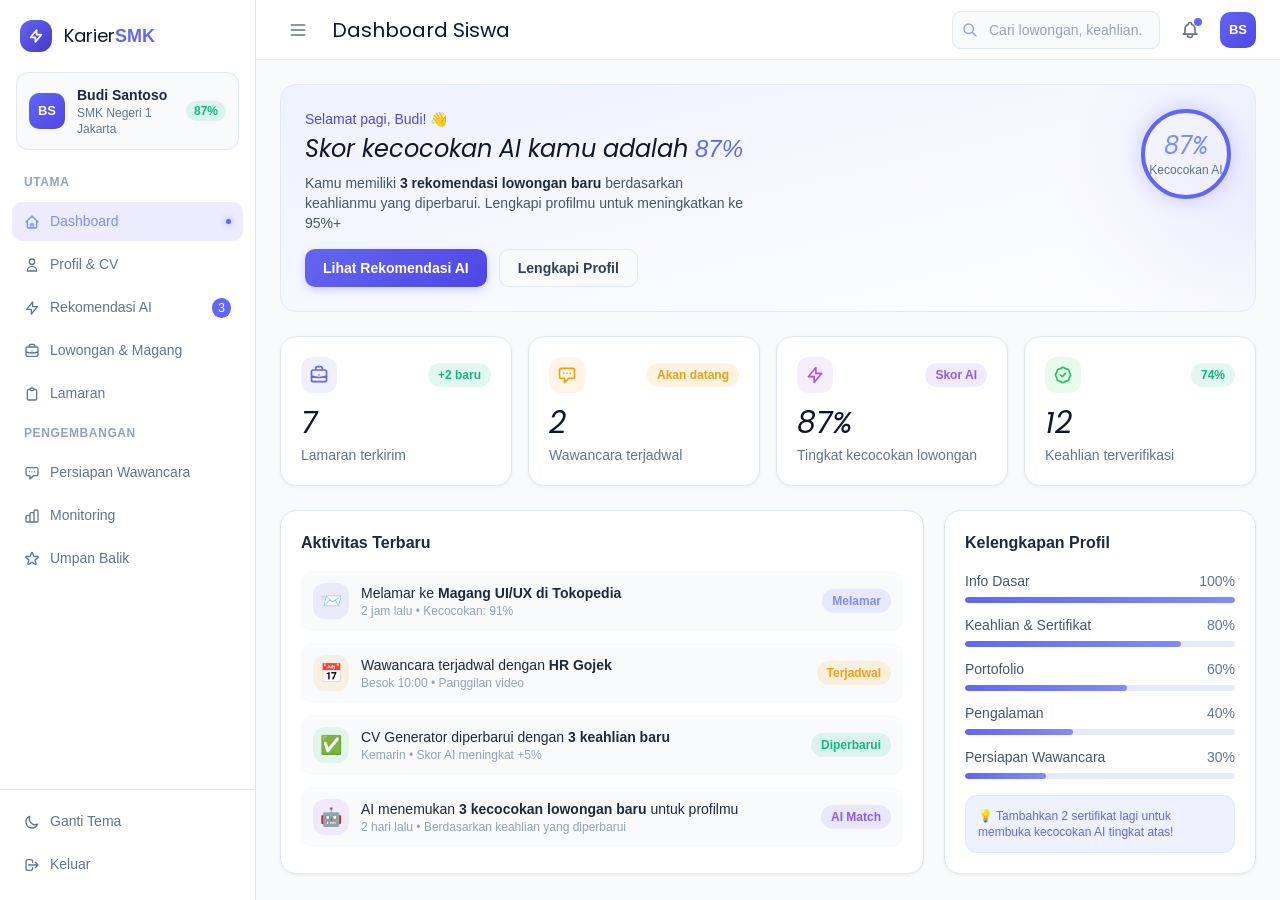
<file: student-dashboard.html>
<!DOCTYPE html>
<html lang="en" class="light">
<head>
<meta charset="UTF-8"/>
<meta name="viewport" content="width=device-width, initial-scale=1.0"/>
<title>KarierSMK — Dasboard Siswa</title>
<script src="./js/tailwind.js"></script>
<link rel="preconnect" href="https://fonts.googleapis.com"/>
<link href="https://fonts.googleapis.com/css2?family=Poppins:ital,wght@0,100;0,200;0,300;0,400;0,500;0,600;0,700;0,800;0,900;1,100;1,200;1,300;1,400;1,500;1,600;1,700;1,800;1,900&display=swap" rel="stylesheet">
<script>tailwind.config={darkMode:'class',theme:{extend:{fontFamily:{display:["'Poppins'","serif"],body:["'DM Sans'","sans-serif"]},colors:{brand:{50:'#eef2ff',100:'#e0e7ff',200:'#c7d2fe',300:'#a5b4fc',400:'#818cf8',500:'#6366f1',600:'#4f46e5',700:'#4338ca',800:'#3730a3',900:'#312e81'},surf:{950:'#080b14',900:'#0d1117',850:'#0f1420',800:'#131926',750:'#161e2e',700:'#1a2236',600:'#1f2a40',500:'#253045'}}}}}</script>
<link rel="stylesheet" href="./css/dashboard/student.css">
</head>
<body class="dark:bg-surf-950 bg-slate-50 overflow-hidden h-screen">
<div class="flex h-screen overflow-hidden">

  <!-- ═══ SIDEBAR ═══ -->
  <aside id="sidebar" class="sidebar-transition w-64 flex flex-col flex-shrink-0 dark:bg-surf-900 bg-white border-r dark:border-slate-800 border-slate-200 overflow-y-auto">
    <!-- Logo -->
    <div class="flex items-center gap-3 px-5 py-5 flex-shrink-0">
      <div class="w-8 h-8 rounded-xl bg-gradient-to-br from-brand-500 to-brand-700 flex items-center justify-center flex-shrink-0">
        <svg class="w-4 h-4 text-white" fill="none" viewBox="0 0 24 24" stroke="currentColor" stroke-width="2.5"><path stroke-linecap="round" stroke-linejoin="round" d="M13 10V3L4 14h7v7l9-11h-7z"/></svg>
      </div>
      <span class="font-display text-lg dark:text-white text-slate-900 sidebar-text">Karier<span class="text-brand-500 not-italic font-bold">SMK</span></span>
    </div>

    <!-- Profil Singkat -->
    <div class="px-4 mb-4">
     <div class="flex items-center gap-3 p-3 rounded-xl bg-slate-50 border border-slate-200 dark:bg-surf-800 dark:border-slate-700">
        <div class="avatar">BS</div>
        <div class="min-w-0 sidebar-text">
          <div class="text-sm font-semibold dark:text-white text-slate-800 truncate">Budi Santoso</div>
          <div class="text-xs dark:text-slate-400 text-slate-500">SMK Negeri 1 Jakarta</div>
        </div>
        <div class="badge badge-green text-xs sidebar-text !py-0.5 !px-2">87%</div>
      </div>
    </div>

    <!-- Nav -->
    <nav class="flex-1 px-3 space-y-1 pb-4">
      <p class="text-xs font-semibold uppercase tracking-wider dark:text-slate-600 text-slate-400 px-3 py-2">Utama</p>
      <a class="sidebar-item active" onclick="showSection('dashboard',this)"><svg class="w-4 h-4 flex-shrink-0" fill="none" viewBox="0 0 24 24" stroke="currentColor"><path stroke-linecap="round" stroke-linejoin="round" stroke-width="2" d="M3 12l2-2m0 0l7-7 7 7M5 10v10a1 1 0 001 1h3m10-11l2 2m-2-2v10a1 1 0 01-1 1h-3m-6 0a1 1 0 001-1v-4a1 1 0 011-1h2a1 1 0 011 1v4a1 1 0 001 1m-6 0h6"/></svg><span class="sidebar-text">Dashboard</span><div class="dot"></div></a>
      <a class="sidebar-item" onclick="showSection('profile',this)"><svg class="w-4 h-4 flex-shrink-0" fill="none" viewBox="0 0 24 24" stroke="currentColor"><path stroke-linecap="round" stroke-linejoin="round" stroke-width="2" d="M16 7a4 4 0 11-8 0 4 4 0 018 0zM12 14a7 7 0 00-7 7h14a7 7 0 00-7-7z"/></svg><span class="sidebar-text">Profil & CV</span><div class="dot"></div></a>
      <a class="sidebar-item" onclick="showSection('ai',this)"><svg class="w-4 h-4 flex-shrink-0" fill="none" viewBox="0 0 24 24" stroke="currentColor"><path stroke-linecap="round" stroke-linejoin="round" stroke-width="2" d="M13 10V3L4 14h7v7l9-11h-7z"/></svg><span class="sidebar-text">Rekomendasi AI</span><span class="ml-auto bg-brand-500 text-white text-xs rounded-full px-1.5 py-0.5 sidebar-text">3</span></a>
      <a class="sidebar-item" onclick="showSection('jobs',this)"><svg class="w-4 h-4 flex-shrink-0" fill="none" viewBox="0 0 24 24" stroke="currentColor"><path stroke-linecap="round" stroke-linejoin="round" stroke-width="2" d="M21 13.255A23.931 23.931 0 0112 15c-3.183 0-6.22-.62-9-1.745M16 6V4a2 2 0 00-2-2h-4a2 2 0 00-2 2v2m4 6h.01M5 20h14a2 2 0 002-2V8a2 2 0 00-2-2H5a2 2 0 00-2 2v10a2 2 0 002 2z"/></svg><span class="sidebar-text">Lowongan & Magang</span><div class="dot"></div></a>
      <a class="sidebar-item" onclick="showSection('applications',this)"><svg class="w-4 h-4 flex-shrink-0" fill="none" viewBox="0 0 24 24" stroke="currentColor"><path stroke-linecap="round" stroke-linejoin="round" stroke-width="2" d="M9 5H7a2 2 0 00-2 2v12a2 2 0 002 2h10a2 2 0 002-2V7a2 2 0 00-2-2h-2M9 5a2 2 0 002 2h2a2 2 0 002-2M9 5a2 2 0 012-2h2a2 2 0 012 2"/></svg><span class="sidebar-text">Lamaran</span><div class="dot"></div></a>
      <p class="text-xs font-semibold uppercase tracking-wider dark:text-slate-600 text-slate-400 px-3 py-2 mt-2">Pengembangan</p>
      <a class="sidebar-item" onclick="showSection('interview',this)"><svg class="w-4 h-4 flex-shrink-0" fill="none" viewBox="0 0 24 24" stroke="currentColor"><path stroke-linecap="round" stroke-linejoin="round" stroke-width="2" d="M8 10h.01M12 10h.01M16 10h.01M9 16H5a2 2 0 01-2-2V6a2 2 0 012-2h14a2 2 0 012 2v8a2 2 0 01-2 2h-5l-5 5v-5z"/></svg><span class="sidebar-text">Persiapan Wawancara</span><div class="dot"></div></a>
      <a class="sidebar-item" onclick="showSection('monitoring',this)"><svg class="w-4 h-4 flex-shrink-0" fill="none" viewBox="0 0 24 24" stroke="currentColor"><path stroke-linecap="round" stroke-linejoin="round" stroke-width="2" d="M9 19v-6a2 2 0 00-2-2H5a2 2 0 00-2 2v6a2 2 0 002 2h2a2 2 0 002-2zm0 0V9a2 2 0 012-2h2a2 2 0 012 2v10m-6 0a2 2 0 002 2h2a2 2 0 002-2m0 0V5a2 2 0 012-2h2a2 2 0 012 2v14a2 2 0 01-2 2h-2a2 2 0 01-2-2z"/></svg><span class="sidebar-text">Monitoring</span><div class="dot"></div></a>
      <a class="sidebar-item" onclick="showSection('feedback',this)"><svg class="w-4 h-4 flex-shrink-0" fill="none" viewBox="0 0 24 24" stroke="currentColor"><path stroke-linecap="round" stroke-linejoin="round" stroke-width="2" d="M11.049 2.927c.3-.921 1.603-.921 1.902 0l1.519 4.674a1 1 0 00.95.69h4.915c.969 0 1.371 1.24.588 1.81l-3.976 2.888a1 1 0 00-.363 1.118l1.518 4.674c.3.922-.755 1.688-1.538 1.118l-3.976-2.888a1 1 0 00-1.176 0l-3.976 2.888c-.783.57-1.838-.197-1.538-1.118l1.518-4.674a1 1 0 00-.363-1.118l-3.976-2.888c-.784-.57-.38-1.81.588-1.81h4.914a1 1 0 00.951-.69l1.519-4.674z"/></svg><span class="sidebar-text">Umpan Balik</span><div class="dot"></div></a>
    </nav>

    <!-- Bottom link -->
    <div class="px-3 pb-4 border-t dark:border-slate-800 border-slate-200 pt-3">
      <button onclick="document.documentElement.classList.toggle('dark')" class="sidebar-item w-full mb-1">
        <svg class="w-4 h-4 flex-shrink-0 hidden dark:block" fill="none" viewBox="0 0 24 24" stroke="currentColor"><path stroke-linecap="round" stroke-linejoin="round" stroke-width="2" d="M12 3v1m0 16v1m9-9h-1M4 12H3m15.364 6.364l-.707-.707M6.343 6.343l-.707-.707m12.728 0l-.707.707M6.343 17.657l-.707.707M16 12a4 4 0 11-8 0 4 4 0 018 0z"/></svg>
        <svg class="w-4 h-4 flex-shrink-0 block dark:hidden" fill="none" viewBox="0 0 24 24" stroke="currentColor"><path stroke-linecap="round" stroke-linejoin="round" stroke-width="2" d="M20.354 15.354A9 9 0 018.646 3.646 9.003 9.003 0 0012 21a9.003 9.003 0 008.354-5.646z"/></svg>
        <span class="sidebar-text">Ganti Tema</span>
      </button>
      <a href="auth.html" class="sidebar-item">
        <svg class="w-4 h-4 flex-shrink-0" fill="none" viewBox="0 0 24 24" stroke="currentColor"><path stroke-linecap="round" stroke-linejoin="round" stroke-width="2" d="M17 16l4-4m0 0l-4-4m4 4H7m6 4v1a3 3 0 01-3 3H6a3 3 0 01-3-3V7a3 3 0 013-3h4a3 3 0 013 3v1"/></svg>
        <span class="sidebar-text">Keluar</span>
      </a>
    </div>
  </aside>

  <!-- ═══ MAIN CONTENT ═══ -->
  <div class="flex-1 flex flex-col overflow-hidden">
    <!-- Topbar -->
    <div class="topbar">
      <button onclick="toggleSidebar()" class="mr-4 p-2 rounded-lg dark:text-slate-400 text-slate-500 dark:hover:bg-surf-700 hover:bg-slate-100 transition-colors">
        <svg class="w-5 h-5" fill="none" viewBox="0 0 24 24" stroke="currentColor"><path stroke-linecap="round" stroke-linejoin="round" stroke-width="2" d="M4 6h16M4 12h16M4 18h16"/></svg>
      </button>
      <div class="flex-1">
        <h1 id="pageTitle" class="font-display text-xl dark:text-white text-slate-900">Dashboard Siswa</h1>
      </div>
      <div class="flex items-center gap-3">
        <!-- Search -->
        <div class="relative hidden md:block">
          <input type="text" placeholder="Cari lowongan, keahlian..." class="input-base !py-2 !pl-9 !pr-4 !text-sm w-52"/>
          <svg class="w-4 h-4 absolute left-2.5 top-1/2 -translate-y-1/2 dark:text-slate-500 text-slate-400" fill="none" viewBox="0 0 24 24" stroke="currentColor"><path stroke-linecap="round" stroke-linejoin="round" stroke-width="2" d="M21 21l-6-6m2-5a7 7 0 11-14 0 7 7 0 0114 0z"/></svg>
        </div>
        <!-- Notif -->
        <button class="relative p-2 rounded-lg dark:text-slate-400 text-slate-500 dark:hover:bg-surf-700 hover:bg-slate-100 transition-colors">
          <svg class="w-5 h-5" fill="none" viewBox="0 0 24 24" stroke="currentColor"><path stroke-linecap="round" stroke-linejoin="round" stroke-width="2" d="M15 17h5l-1.405-1.405A2.032 2.032 0 0118 14.158V11a6.002 6.002 0 00-4-5.659V5a2 2 0 10-4 0v.341C7.67 6.165 6 8.388 6 11v3.159c0 .538-.214 1.055-.595 1.436L4 17h5m6 0v1a3 3 0 11-6 0v-1m6 0H9"/></svg>
          <span class="absolute top-1.5 right-1.5 w-2 h-2 bg-brand-500 rounded-full"></span>
        </button>
        <div class="avatar">BS</div>
      </div>
    </div>

    <!-- Content Area -->
    <div class="flex-1 overflow-y-auto dark:bg-surf-950 bg-slate-50 p-6">

      <!-- ─── DASHBOARD ─── -->
      <div id="sec-dashboard" class="section active">
        <!-- Welcome -->
        <div class="dark:bg-gradient-to-br dark:from-brand-900/40 dark:to-surf-800 bg-gradient-to-br from-brand-50 to-white border dark:border-brand-800/40 border-brand-100 rounded-2xl p-6 mb-6 relative overflow-hidden">
          <div class="absolute right-0 top-0 w-64 h-full opacity-10" style="background:radial-gradient(circle at right,#6366f1,transparent 70%)"></div>
          <div class="relative">
            <div class="flex items-start justify-between">
              <div>
                <p class="text-sm dark:text-brand-300 text-brand-600 font-medium mb-1">Selamat pagi, Budi! 👋</p>
                <h2 class="font-display text-2xl italic dark:text-white text-slate-900 mb-2">Skor kecocokan AI kamu adalah <span class="text-brand-500">87%</span></h2>
                <p class="text-sm dark:text-slate-400 text-slate-600 max-w-md">Kamu memiliki <strong class="dark:text-white text-slate-800">3 rekomendasi lowongan baru</strong> berdasarkan keahlianmu yang diperbarui. Lengkapi profilmu untuk meningkatkan ke 95%+</p>
              </div>
              <div class="hidden md:flex flex-col items-center gap-1">
                <div class="score-circle">
                  <div class="font-display text-2xl italic text-brand-400">87%</div>
                  <div class="text-xs dark:text-slate-400 text-slate-500">Kecocokan AI</div>
                </div>
              </div>
            </div>
            <div class="flex gap-3 mt-4">
              <button onclick="showSection('ai',null)" class="btn-primary !py-2 !text-sm">Lihat Rekomendasi AI</button>
              <button onclick="showSection('profile',null)" class="btn-secondary !py-2 !text-sm">Lengkapi Profil</button>
            </div>
          </div>
        </div>

        <!-- Row Statistik -->
        <div class="grid grid-cols-2 lg:grid-cols-4 gap-4 mb-6">
          <div class="card">
            <div class="flex items-center justify-between mb-3">
              <div class="w-9 h-9 rounded-xl bg-brand-500/10 flex items-center justify-center"><svg class="w-5 h-5 text-brand-500" fill="none" viewBox="0 0 24 24" stroke="currentColor"><path stroke-linecap="round" stroke-linejoin="round" stroke-width="2" d="M21 13.255A23.931 23.931 0 0112 15c-3.183 0-6.22-.62-9-1.745M16 6V4a2 2 0 00-2-2h-4a2 2 0 00-2 2v2m4 6h.01M5 20h14a2 2 0 002-2V8a2 2 0 00-2-2H5a2 2 0 00-2 2v10a2 2 0 002 2z"/></svg></div>
              <span class="badge badge-green">+2 baru</span>
            </div>
            <div class="font-display text-3xl italic dark:text-white text-slate-900">7</div>
            <div class="text-sm dark:text-slate-400 text-slate-500 mt-1">Lamaran terkirim</div>
          </div>
          <div class="card">
            <div class="flex items-center justify-between mb-3">
              <div class="w-9 h-9 rounded-xl bg-amber-500/10 flex items-center justify-center"><svg class="w-5 h-5 text-amber-500" fill="none" viewBox="0 0 24 24" stroke="currentColor"><path stroke-linecap="round" stroke-linejoin="round" stroke-width="2" d="M8 10h.01M12 10h.01M16 10h.01M9 16H5a2 2 0 01-2-2V6a2 2 0 012-2h14a2 2 0 012 2v8a2 2 0 01-2 2h-5l-5 5v-5z"/></svg></div>
              <span class="badge badge-amber">Akan datang</span>
            </div>
            <div class="font-display text-3xl italic dark:text-white text-slate-900">2</div>
            <div class="text-sm dark:text-slate-400 text-slate-500 mt-1">Wawancara terjadwal</div>
          </div>
          <div class="card">
            <div class="flex items-center justify-between mb-3">
              <div class="w-9 h-9 rounded-xl bg-purple-500/10 flex items-center justify-center"><svg class="w-5 h-5 text-purple-500" fill="none" viewBox="0 0 24 24" stroke="currentColor"><path stroke-linecap="round" stroke-linejoin="round" stroke-width="2" d="M13 10V3L4 14h7v7l9-11h-7z"/></svg></div>
              <span class="badge badge-purple">Skor AI</span>
            </div>
            <div class="font-display text-3xl italic dark:text-white text-slate-900">87%</div>
            <div class="text-sm dark:text-slate-400 text-slate-500 mt-1">Tingkat kecocokan lowongan</div>
          </div>
          <div class="card">
            <div class="flex items-center justify-between mb-3">
              <div class="w-9 h-9 rounded-xl bg-green-500/10 flex items-center justify-center"><svg class="w-5 h-5 text-green-500" fill="none" viewBox="0 0 24 24" stroke="currentColor"><path stroke-linecap="round" stroke-linejoin="round" stroke-width="2" d="M9 12l2 2 4-4M7.835 4.697a3.42 3.42 0 001.946-.806 3.42 3.42 0 014.438 0 3.42 3.42 0 001.946.806 3.42 3.42 0 013.138 3.138 3.42 3.42 0 00.806 1.946 3.42 3.42 0 010 4.438 3.42 3.42 0 00-.806 1.946 3.42 3.42 0 01-3.138 3.138 3.42 3.42 0 00-1.946.806 3.42 3.42 0 01-4.438 0 3.42 3.42 0 00-1.946-.806 3.42 3.42 0 01-3.138-3.138 3.42 3.42 0 00-.806-1.946 3.42 3.42 0 010-4.438 3.42 3.42 0 00.806-1.946 3.42 3.42 0 013.138-3.138z"/></svg></div>
              <span class="badge badge-green">74%</span>
            </div>
            <div class="font-display text-3xl italic dark:text-white text-slate-900">12</div>
            <div class="text-sm dark:text-slate-400 text-slate-500 mt-1">Keahlian terverifikasi</div>
          </div>
        </div>

        <div class="grid lg:grid-cols-3 gap-5">
          <!-- Aktivitas -->
          <div class="lg:col-span-2 card">
            <h3 class="font-semibold dark:text-white text-slate-800 mb-4">Aktivitas Terbaru</h3>
            <div class="space-y-3">
              <div class="flex items-center gap-3 p-3 rounded-xl dark:bg-surf-800 bg-slate-50">
                <div class="w-9 h-9 rounded-xl bg-brand-500/10 flex items-center justify-center flex-shrink-0"><span class="text-lg">📨</span></div>
                <div class="flex-1 min-w-0">
                  <p class="text-sm font-medium dark:text-white text-slate-800">Melamar ke <strong>Magang UI/UX di Tokopedia</strong></p>
                  <p class="text-xs dark:text-slate-500 text-slate-400">2 jam lalu • Kecocokan: 91%</p>
                </div>
                <span class="badge badge-blue">Melamar</span>
              </div>
              <div class="flex items-center gap-3 p-3 rounded-xl dark:bg-surf-800 bg-slate-50">
                <div class="w-9 h-9 rounded-xl bg-amber-500/10 flex items-center justify-center flex-shrink-0"><span class="text-lg">📅</span></div>
                <div class="flex-1 min-w-0">
                  <p class="text-sm font-medium dark:text-white text-slate-800">Wawancara terjadwal dengan <strong>HR Gojek</strong></p>
                  <p class="text-xs dark:text-slate-500 text-slate-400">Besok 10:00 • Panggilan video</p>
                </div>
                <span class="badge badge-amber">Terjadwal</span>
              </div>
              <div class="flex items-center gap-3 p-3 rounded-xl dark:bg-surf-800 bg-slate-50">
                <div class="w-9 h-9 rounded-xl bg-green-500/10 flex items-center justify-center flex-shrink-0"><span class="text-lg">✅</span></div>
                <div class="flex-1 min-w-0">
                  <p class="text-sm font-medium dark:text-white text-slate-800">CV Generator diperbarui dengan <strong>3 keahlian baru</strong></p>
                  <p class="text-xs dark:text-slate-500 text-slate-400">Kemarin • Skor AI meningkat +5%</p>
                </div>
                <span class="badge badge-green">Diperbarui</span>
              </div>
              <div class="flex items-center gap-3 p-3 rounded-xl dark:bg-surf-800 bg-slate-50">
                <div class="w-9 h-9 rounded-xl bg-purple-500/10 flex items-center justify-center flex-shrink-0"><span class="text-lg">🤖</span></div>
                <div class="flex-1 min-w-0">
                  <p class="text-sm font-medium dark:text-white text-slate-800">AI menemukan <strong>3 kecocokan lowongan baru</strong> untuk profilmu</p>
                  <p class="text-xs dark:text-slate-500 text-slate-400">2 hari lalu • Berdasarkan keahlian yang diperbarui</p>
                </div>
                <span class="badge badge-purple">AI Match</span>
              </div>
            </div>
          </div>
          <!-- Keterampilan -->
          <div class="card">
            <h3 class="font-semibold dark:text-white text-slate-800 mb-4">Kelengkapan Profil</h3>
            <div class="space-y-3">
              <div>
                <div class="flex justify-between text-sm mb-1.5"><span class="dark:text-slate-300 text-slate-600">Info Dasar</span><span class="dark:text-slate-400 text-slate-500">100%</span></div>
                <div class="progress-bar"><div class="progress-fill" style="width:100%"></div></div>
              </div>
              <div>
                <div class="flex justify-between text-sm mb-1.5"><span class="dark:text-slate-300 text-slate-600">Keahlian & Sertifikat</span><span class="dark:text-slate-400 text-slate-500">80%</span></div>
                <div class="progress-bar"><div class="progress-fill" style="width:80%"></div></div>
              </div>
              <div>
                <div class="flex justify-between text-sm mb-1.5"><span class="dark:text-slate-300 text-slate-600">Portofolio</span><span class="dark:text-slate-400 text-slate-500">60%</span></div>
                <div class="progress-bar"><div class="progress-fill" style="width:60%"></div></div>
              </div>
              <div>
                <div class="flex justify-between text-sm mb-1.5"><span class="dark:text-slate-300 text-slate-600">Pengalaman</span><span class="dark:text-slate-400 text-slate-500">40%</span></div>
                <div class="progress-bar"><div class="progress-fill" style="width:40%"></div></div>
              </div>
              <div>
                <div class="flex justify-between text-sm mb-1.5"><span class="dark:text-slate-300 text-slate-600">Persiapan Wawancara</span><span class="dark:text-slate-400 text-slate-500">30%</span></div>
                <div class="progress-bar"><div class="progress-fill" style="width:30%"></div></div>
              </div>
            </div>
            <div class="mt-4 p-3 rounded-xl dark:bg-brand-900/30 bg-brand-50 border dark:border-brand-800/40 border-brand-100">
              <p class="text-xs text-brand-500 font-medium">💡 Tambahkan 2 sertifikat lagi untuk membuka kecocokan AI tingkat atas!</p>
            </div>
          </div>
        </div>
      </div>

      <!-- ─── PROFILE & CV ─── -->
      <div id="sec-profile" class="section">
        <div class="grid lg:grid-cols-3 gap-5">
          <!-- Left: form -->
          <div class="lg:col-span-2 space-y-5">
            <div class="card">
              <h3 class="font-semibold dark:text-white text-slate-800 mb-4 text-lg">Informasi Dasar</h3>
              <div class="grid grid-cols-2 gap-4">
                <div><label class="block text-sm dark:text-slate-400 text-slate-500 mb-1.5">Nama Lengkap</label><input class="input-base" value="Budi Santoso"/></div>
                <div><label class="block text-sm dark:text-slate-400 text-slate-500 mb-1.5">Email</label><input class="input-base" value="budi@smkn1.sch.id" type="email"/></div>
                <div><label class="block text-sm dark:text-slate-400 text-slate-500 mb-1.5">Sekolah</label><input class="input-base" value="SMK Negeri 1 Jakarta"/></div>
                <div><label class="block text-sm dark:text-slate-400 text-slate-500 mb-1.5">Jurusan</label><input class="input-base" value="Teknik Komputer & Jaringan"/></div>
                <div class="col-span-2"><label class="block text-sm dark:text-slate-400 text-slate-500 mb-1.5">Bio</label><textarea class="input-base !min-h-[80px]" rows="3">Bersemangat dalam pengembangan web dan desain UI/UX. Mencari kesempatan untuk menerapkan keahlian saya dalam proyek nyata.</textarea></div>
              </div>
            </div>

            <!-- Skill -->
            <div class="card">
              <div class="flex items-center justify-between mb-4">
                <h3 class="font-semibold dark:text-white text-slate-800 text-lg">Keahlian</h3>
                <button class="btn-secondary !py-1.5 !text-xs" onclick="openSkillModal()">+ Tambah Keahlian</button>
              </div>
              <div class="flex flex-wrap gap-2 mb-4">
                <span class="skill-tag active">JavaScript <span>×</span></span>
                <span class="skill-tag active">React.js <span>×</span></span>
                <span class="skill-tag active">HTML/CSS <span>×</span></span>
                <span class="skill-tag active">Figma <span>×</span></span>
                <span class="skill-tag active">Node.js <span>×</span></span>
                <span class="skill-tag active">Python <span>×</span></span>
                <span class="skill-tag active">MySQL <span>×</span></span>
                <span class="skill-tag active">Git <span>×</span></span>
              </div>
              <div class="space-y-2">
                <div class="flex items-center gap-3"><span class="text-sm dark:text-slate-400 text-slate-500 w-28">JavaScript</span><div class="flex-1 progress-bar"><div class="progress-fill" style="width:85%"></div></div><span class="text-sm dark:text-slate-400 text-slate-500 w-8 text-right">85%</span></div>
                <div class="flex items-center gap-3"><span class="text-sm dark:text-slate-400 text-slate-500 w-28">React.js</span><div class="flex-1 progress-bar"><div class="progress-fill" style="width:75%"></div></div><span class="text-sm dark:text-slate-400 text-slate-500 w-8 text-right">75%</span></div>
                <div class="flex items-center gap-3"><span class="text-sm dark:text-slate-400 text-slate-500 w-28">Figma</span><div class="flex-1 progress-bar"><div class="progress-fill" style="width:70%"></div></div><span class="text-sm dark:text-slate-400 text-slate-500 w-8 text-right">70%</span></div>
              </div>
            </div>

            <!-- Sertif -->
            <div class="card">
              <div class="flex items-center justify-between mb-4">
                <h3 class="font-semibold dark:text-white text-slate-800 text-lg">Sertifikat</h3>
                <button class="btn-secondary !py-1.5 !text-xs">+ Tambah Sertifikat</button>
              </div>
              <div class="space-y-3">
                <div class="flex items-center gap-3 p-3 rounded-xl dark:bg-surf-800 bg-slate-50">
                  <div class="w-10 h-10 rounded-xl bg-brand-500/10 flex items-center justify-center text-xl">🏅</div>
                  <div class="flex-1"><div class="text-sm font-medium dark:text-white text-slate-800">Web Developer Fundamentals</div><div class="text-xs dark:text-slate-400 text-slate-500">Dicoding • 2024 • ID: DC-WEB-001</div></div>
                  <span class="badge badge-green">Terverifikasi</span>
                </div>
                <div class="flex items-center gap-3 p-3 rounded-xl dark:bg-surf-800 bg-slate-50">
                  <div class="w-10 h-10 rounded-xl bg-brand-500/10 flex items-center justify-center text-xl">🏅</div>
                  <div class="flex-1"><div class="text-sm font-medium dark:text-white text-slate-800">React.js Advanced</div><div class="text-xs dark:text-slate-400 text-slate-500">Udemy • 2024 • ID: UD-REACT-2024</div></div>
                  <span class="badge badge-green">Terverifikasi</span>
                </div>
                <div class="flex items-center gap-3 p-3 rounded-xl dark:bg-surf-800 bg-slate-50">
                  <div class="w-10 h-10 rounded-xl bg-amber-500/10 flex items-center justify-center text-xl">📜</div>
                  <div class="flex-1"><div class="text-sm font-medium dark:text-white text-slate-800">UI/UX Design Bootcamp</div><div class="text-xs dark:text-slate-400 text-slate-500">Coursera • 2023 • Menunggu verifikasi</div></div>
                  <span class="badge badge-amber">Menunggu</span>
                </div>
              </div>
            </div>
          </div>

          <!-- Right: CV Preview -->
          <div class="space-y-5">
            <div class="card">
              <h3 class="font-semibold dark:text-white text-slate-800 mb-3">Pratinjau CV</h3>
              <!-- Mini CV mockup -->
              <div class="dark:bg-surf-800 bg-white rounded-xl p-4 border dark:border-slate-800 border-slate-200 text-xs space-y-3">
                <div class="flex items-center gap-2 pb-2 border-b dark:border-white/8 border-slate-200">
                  <div class="w-8 h-8 rounded-lg bg-brand-500 flex items-center justify-center text-white font-bold text-sm">BS</div>
                  <div><div class="font-semibold dark:text-white text-slate-800 text-sm">Budi Santoso</div><div class="dark:text-slate-400 text-slate-500">Frontend Developer</div></div>
                </div>
                <div><div class="font-semibold dark:text-slate-300 text-slate-700 mb-1">Keahlian</div><div class="flex flex-wrap gap-1"><span class="dark:bg-brand-900 bg-brand-50 dark:text-brand-300 text-brand-700 rounded px-1.5 py-0.5">JS</span><span class="dark:bg-brand-900 bg-brand-50 dark:text-brand-300 text-brand-700 rounded px-1.5 py-0.5">React</span><span class="dark:bg-brand-900 bg-brand-50 dark:text-brand-300 text-brand-700 rounded px-1.5 py-0.5">Figma</span><span class="dark:bg-brand-900 bg-brand-50 dark:text-brand-300 text-brand-700 rounded px-1.5 py-0.5">Node.js</span></div></div>
                <div><div class="font-semibold dark:text-slate-300 text-slate-700 mb-1">Pendidikan</div><div class="dark:text-slate-400 text-slate-500">SMK Negeri 1 Jakarta<br/>Teknik Komputer, 2022-2025</div></div>
                <div><div class="font-semibold dark:text-slate-300 text-slate-700 mb-1">Sertifikat</div><div class="dark:text-slate-400 text-slate-500">• Web Developer (Dicoding)<br/>• React.js Advanced (Udemy)</div></div>
              </div>
              <div class="flex gap-2 mt-3">
                <button class="btn-primary flex-1 !py-2 !text-xs">Unduh PDF</button>
                <button class="btn-secondary flex-1 !py-2 !text-xs">Bagikan Tautan</button>
              </div>
            </div>
            <!-- Saran AI -->
            <div class="card dark:bg-brand-900/20 dark:border-slate-800  bg-brand-50">
              <div class="flex items-center gap-2 mb-3"><span class="text-xl">🤖</span><span class="font-semibold text-brand-600 dark:text-brand-300">Saran AI</span></div>
              <ul class="space-y-2 text-sm dark:text-slate-300 text-slate-600">
                <li class="flex items-start gap-2"><span class="text-brand-500 mt-0.5">→</span>Tambahkan tautan proyek portofolio untuk meningkatkan profil 12%</li>
                <li class="flex items-start gap-2"><span class="text-brand-500 mt-0.5">→</span>Sertifikasi TypeScript akan meningkatkan kecocokan sebesar 18%</li>
                <li class="flex items-start gap-2"><span class="text-brand-500 mt-0.5">→</span>Tambahkan pengalaman kerja atau riwayat magang</li>
              </ul>
            </div>
          </div>
        </div>
      </div>

      <!-- ─── AI RECOMMENDATION ─── -->
      <div id="sec-ai" class="section">
        <!-- AI Score header -->
        <div class="dark:bg-gradient-to-br dark:from-brand-900/50 dark:to-purple-900/30 bg-gradient-to-br from-brand-50 to-purple-50 border dark:border-brand-800/40 border-brand-100 rounded-2xl p-6 mb-6">
          <div class="flex items-center gap-6">
            <div class="score-circle flex-shrink-0">
              <div class="font-display text-3xl italic text-brand-400">87%</div>
              <div class="text-xs dark:text-slate-400 text-slate-500">AI Match</div>
            </div>
            <div>
              <h2 class="font-display text-2xl italic dark:text-white text-slate-900 mb-2">Analisis Keahlian AI Kamu</h2>
              <p class="text-sm dark:text-slate-400 text-slate-600 max-w-xl">Berdasarkan profil, keahlian, dan sertifikatmu, AI kami telah menganalisis <strong class="dark:text-white text-slate-800">500+ lowongan</strong> untuk menemukan kecocokan terbaik. Area terkuatmu adalah <strong class="dark:text-white text-slate-800">Pengembangan Frontend</strong>.</p>
              <div class="flex gap-2 mt-3">
                <span class="badge badge-green">Kuat: Frontend Dev</span>
                <span class="badge badge-amber">Perlu ditingkatkan: Backend</span>
                <span class="badge badge-red">Kurang: Keahlian Cloud</span>
              </div>
            </div>
          </div>
        </div>
        <!-- Rekomendasi Pekerjaan -->
        <h3 class="font-semibold dark:text-white text-slate-800 text-lg mb-4">🎯 Peluang Terbaik yang Direkomendasikan AI</h3>
        <div class="grid md:grid-cols-2 xl:grid-cols-3 gap-4 mb-6">
          <div class="job-card" onclick="openJobModal('UI/UX Intern','Tokopedia','Jakarta','3 months',91)">
            <div class="flex items-center gap-3 mb-3">
              <div class="w-10 h-10 rounded-xl dark:bg-surf-700 bg-white border dark:border-white/10 border-slate-200 flex items-center justify-center font-bold text-brand-500 shadow-sm">T</div>
              <div><div class="font-semibold text-sm dark:text-white text-slate-800">UI/UX Intern</div><div class="text-xs dark:text-slate-400 text-slate-500">Tokopedia • Jakarta</div></div>
              <div class="ml-auto badge badge-green">91%</div>
            </div>
            <div class="flex flex-wrap gap-1.5 mb-3"><span class="skill-tag text-xs !py-1">Figma</span><span class="skill-tag text-xs !py-1">React</span><span class="skill-tag text-xs !py-1">CSS</span></div>
            <div class="flex items-center justify-between text-xs dark:text-slate-400 text-slate-500">
              <span>🕐 3 bulan • Penuh waktu</span><span>Rp 3-5jt/mo</span>
            </div>
            <button class="btn-primary w-full mt-3 !py-2 !text-sm" onclick="event.stopPropagation();applyJob(this)">Lamar Sekarang</button>
          </div>
          <div class="job-card" onclick="openJobModal('Frontend Dev','Gojek','Jakarta','6 months',88)">
            <div class="flex items-center gap-3 mb-3">
              <div class="w-10 h-10 rounded-xl dark:bg-surf-700 bg-white border dark:border-white/10 border-slate-200 flex items-center justify-center font-bold text-green-500 shadow-sm">G</div>
              <div><div class="font-semibold text-sm dark:text-white text-slate-800">Frontend Dev Intern</div><div class="text-xs dark:text-slate-400 text-slate-500">Gojek • Jakarta</div></div>
              <div class="ml-auto badge badge-green">88%</div>
            </div>
            <div class="flex flex-wrap gap-1.5 mb-3"><span class="skill-tag text-xs !py-1">React</span><span class="skill-tag text-xs !py-1">TypeScript</span><span class="skill-tag text-xs !py-1">Node</span></div>
            <div class="flex items-center justify-between text-xs dark:text-slate-400 text-slate-500"><span>🕐 6 bulan • Penuh waktu</span><span>Rp 5-8jt/mo</span></div>
            <button class="btn-primary w-full mt-3 !py-2 !text-sm" onclick="event.stopPropagation();applyJob(this)">Lamar Sekarang</button>
          </div>
          <div class="job-card" onclick="openJobModal('Web Developer','Bukalapak','Bandung','3 months',84)">
            <div class="flex items-center gap-3 mb-3">
              <div class="w-10 h-10 rounded-xl dark:bg-surf-700 bg-white border dark:border-white/10 border-slate-200 flex items-center justify-center font-bold text-red-500 shadow-sm">B</div>
              <div><div class="font-semibold text-sm dark:text-white text-slate-800">Web Developer</div><div class="text-xs dark:text-slate-400 text-slate-500">Bukalapak • Bandung</div></div>
              <div class="ml-auto badge badge-amber">84%</div>
            </div>
            <div class="flex flex-wrap gap-1.5 mb-3"><span class="skill-tag text-xs !py-1">JavaScript</span><span class="skill-tag text-xs !py-1">Python</span><span class="skill-tag text-xs !py-1">MySQL</span></div>
            <div class="flex items-center justify-between text-xs dark:text-slate-400 text-slate-500"><span>🕐 3 bulan • Paruh waktu</span><span>Rp 3-4jt/mo</span></div>
            <button class="btn-primary w-full mt-3 !py-2 !text-sm" onclick="event.stopPropagation();applyJob(this)">Lamar Sekarang</button>
          </div>
        </div>
        <!-- Analisis kesenjangan keterampilan -->
        <div class="card">
          <h3 class="font-semibold dark:text-white text-slate-800 mb-4">📊 Analisis Kesenjangan Keahlian untuk Perusahaan Terkemuka</h3>
          <div class="grid md:grid-cols-2 gap-4">
            <div>
              <div class="flex items-center justify-between mb-2"><span class="text-sm dark:text-white text-slate-700 font-medium">Tokopedia Requirements</span><span class="badge badge-green">91% match</span></div>
              <div class="space-y-2">
                <div class="flex items-center gap-2 text-sm"><span class="w-3 h-3 rounded-full bg-green-500 flex-shrink-0"></span><span class="dark:text-slate-300 text-slate-600">React.js ✓</span></div>
                <div class="flex items-center gap-2 text-sm"><span class="w-3 h-3 rounded-full bg-green-500 flex-shrink-0"></span><span class="dark:text-slate-300 text-slate-600">Figma ✓</span></div>
                <div class="flex items-center gap-2 text-sm"><span class="w-3 h-3 rounded-full bg-amber-500 flex-shrink-0"></span><span class="dark:text-slate-300 text-slate-600">TypeScript (disarankan)</span></div>
                <div class="flex items-center gap-2 text-sm"><span class="w-3 h-3 rounded-full bg-red-500 flex-shrink-0"></span><span class="dark:text-slate-300 text-slate-600">GraphQL (belum dimiliki)</span></div>
              </div>
            </div>
            <div>
              <div class="flex items-center justify-between mb-2"><span class="text-sm dark:text-white text-slate-700 font-medium">Gojek Requirements</span><span class="badge badge-amber">88% match</span></div>
              <div class="space-y-2">
                <div class="flex items-center gap-2 text-sm"><span class="w-3 h-3 rounded-full bg-green-500 flex-shrink-0"></span><span class="dark:text-slate-300 text-slate-600">JavaScript ✓</span></div>
                <div class="flex items-center gap-2 text-sm"><span class="w-3 h-3 rounded-full bg-green-500 flex-shrink-0"></span><span class="dark:text-slate-300 text-slate-600">Node.js ✓</span></div>
                <div class="flex items-center gap-2 text-sm"><span class="w-3 h-3 rounded-full bg-red-500 flex-shrink-0"></span><span class="dark:text-slate-300 text-slate-600">TypeScript (belum dimiliki)</span></div>
                <div class="flex items-center gap-2 text-sm"><span class="w-3 h-3 rounded-full bg-red-500 flex-shrink-0"></span><span class="dark:text-slate-300 text-slate-600">Docker (belum dimiliki)</span></div>
              </div>
            </div>
          </div>
        </div>
      </div>

      <!-- ─── PEKERJAAN/JOB ─── -->
      <div id="sec-jobs" class="section">
        <div class="flex flex-wrap items-center gap-3 mb-5">
          <input type="text" class="input-base flex-1 !py-2" placeholder="Cari lowongan, perusahaan, keahlian..."/>
          <select class="input-base !py-2 !w-auto"><option>Semua Tipe</option><option>Magang</option><option>Penuh Waktu</option></select>
          <select class="input-base !py-2 !w-auto"><option>Semua Lokasi</option><option>Jakarta</option><option>Bandung</option><option>Remote</option></select>
          <button class="btn-primary !py-2">Saring</button>
        </div>
        <div class="grid md:grid-cols-2 xl:grid-cols-3 gap-4">
          <div class="job-card" onclick="openJobModal('Full Stack Developer','Shopee','Jakarta','-',78)"><div class="flex items-center gap-3 mb-3"><div class="w-10 h-10 rounded-xl dark:bg-surf-700 bg-white border dark:border-white/10 border-slate-200 flex items-center justify-center font-bold text-orange-500 shadow-sm">S</div><div><div class="font-semibold text-sm dark:text-white text-slate-800">Full Stack Developer</div><div class="text-xs dark:text-slate-400 text-slate-500">Shopee • Jakarta</div></div><div class="ml-auto badge badge-amber">78%</div></div><div class="flex flex-wrap gap-1.5 mb-3"><span class="skill-tag text-xs !py-1">Node.js</span><span class="skill-tag text-xs !py-1">React</span><span class="skill-tag text-xs !py-1">MySQL</span></div><div class="flex items-center justify-between text-xs dark:text-slate-400 text-slate-500"><span>Penuh Waktu • Di Kantor</span><span>Rp 6-10jt/mo</span></div><button class="btn-primary w-full mt-3 !py-2 !text-sm" onclick="event.stopPropagation();applyJob(this)">Lamar Sekarang</button></div>
          <div class="job-card" onclick="openJobModal('Mobile Dev Intern','Grab','Jakarta','3 months',82)"><div class="flex items-center gap-3 mb-3"><div class="w-10 h-10 rounded-xl dark:bg-surf-700 bg-white border dark:border-white/10 border-slate-200 flex items-center justify-center font-bold text-green-600 shadow-sm">G</div><div><div class="font-semibold text-sm dark:text-white text-slate-800">Mobile Dev Intern</div><div class="text-xs dark:text-slate-400 text-slate-500">Grab • Jakarta</div></div><div class="ml-auto badge badge-green">82%</div></div><div class="flex flex-wrap gap-1.5 mb-3"><span class="skill-tag text-xs !py-1">React Native</span><span class="skill-tag text-xs !py-1">JavaScript</span></div><div class="flex items-center justify-between text-xs dark:text-slate-400 text-slate-500"><span>Magang • 3 bulan</span><span>Rp 4-6jt/mo</span></div><button class="btn-primary w-full mt-3 !py-2 !text-sm" onclick="event.stopPropagation();applyJob(this)">Lamar Sekarang</button></div>
          <div class="job-card" onclick="openJobModal('Backend Engineer','Traveloka','Jakarta','-',71)"><div class="flex items-center gap-3 mb-3"><div class="w-10 h-10 rounded-xl dark:bg-surf-700 bg-white border dark:border-white/10 border-slate-200 flex items-center justify-center font-bold text-blue-500 shadow-sm">T</div><div><div class="font-semibold text-sm dark:text-white text-slate-800">Backend Engineer</div><div class="text-xs dark:text-slate-400 text-slate-500">Traveloka • Jakarta</div></div><div class="ml-auto badge badge-amber">71%</div></div><div class="flex flex-wrap gap-1.5 mb-3"><span class="skill-tag text-xs !py-1">Python</span><span class="skill-tag text-xs !py-1">Django</span><span class="skill-tag text-xs !py-1">PostgreSQL</span></div><div class="flex items-center justify-between text-xs dark:text-slate-400 text-slate-500"><span>Penuh Waktu • Hybrid</span><span>Rp 8-15jt/mo</span></div><button class="btn-primary w-full mt-3 !py-2 !text-sm" onclick="event.stopPropagation();applyJob(this)">Lamar Sekarang</button></div>
        </div>
      </div>

      <!-- ─── LAMARAN PEKERJAAN ─── -->
      <div id="sec-applications" class="section">
        <div class="card mb-5">
          <div class="flex items-center justify-between mb-5">
            <h3 class="font-semibold dark:text-white text-slate-800 text-lg">Lamaran Saya</h3>
            <div class="flex gap-2"><span class="badge badge-blue">7 Total</span><span class="badge badge-green">2 Aktif</span><span class="badge badge-amber">2 Wawancara</span></div>
          </div>
          <div class="overflow-x-auto">
            <table class="w-full text-sm">
              <thead><tr class="dark:text-slate-500 text-slate-400 text-xs uppercase tracking-wider"><th class="text-left pb-3">Perusahaan</th><th class="text-left pb-3">Posisi</th><th class="text-left pb-3">Tanggal Melamar</th><th class="text-left pb-3">Match</th><th class="text-left pb-3">Status</th><th class="text-left pb-3">Aksi</th></tr></thead>
              <tbody class="space-y-2">
                <tr class="dark:border-slate-800 border-slate-100 border-b"><td class="py-3 font-medium dark:text-white text-slate-800">Tokopedia</td><td class="py-3 dark:text-slate-400 text-slate-600">UI/UX Intern</td><td class="py-3 dark:text-slate-400 text-slate-500">Jan 15</td><td class="py-3"><span class="badge badge-green">91%</span></td><td class="py-3"><span class="badge badge-amber">Wawancara</span></td><td class="py-3"><button class="text-brand-500 hover:underline text-xs">Lihat</button></td></tr>
                <tr class="dark:border-slate-800 border-slate-100 border-b"><td class="py-3 font-medium dark:text-white text-slate-800">Gojek</td><td class="py-3 dark:text-slate-400 text-slate-600">Frontend Dev</td><td class="py-3 dark:text-slate-400 text-slate-500">Jan 12</td><td class="py-3"><span class="badge badge-green">88%</span></td><td class="py-3"><span class="badge badge-amber">Wawancara</span></td><td class="py-3"><button class="text-brand-500 hover:underline text-xs">Lihat</button></td></tr>
                <tr class="dark:border-slate-800 border-slate-100 border-b"><td class="py-3 font-medium dark:text-white text-slate-800">Bukalapak</td><td class="py-3 dark:text-slate-400 text-slate-600">Web Developer</td><td class="py-3 dark:text-slate-400 text-slate-500">Jan 10</td><td class="py-3"><span class="badge badge-amber">84%</span></td><td class="py-3"><span class="badge badge-blue">Sedang Ditinjau</span></td><td class="py-3"><button class="text-brand-500 hover:underline text-xs">Lihat</button></td></tr>
                <tr class="dark:border-slate-800 border-slate-100 border-b"><td class="py-3 font-medium dark:text-white text-slate-800">Shopee</td><td class="py-3 dark:text-slate-400 text-slate-600">Full Stack Dev</td><td class="py-3 dark:text-slate-400 text-slate-500">Jan 8</td><td class="py-3"><span class="badge badge-amber">78%</span></td><td class="py-3"><span class="badge badge-red">Ditolak</span></td><td class="py-3"><button class="text-brand-500 hover:underline text-xs">Lihat</button></td></tr>
              </tbody>
            </table>
          </div>
        </div>
      </div>

      <!-- ─── INTERVIEW PREP ─── -->
      <div id="sec-interview" class="section">
        <div class="grid lg:grid-cols-2 gap-5 mb-5">
          <div class="card">
            <h3 class="font-semibold dark:text-white text-slate-800 text-lg mb-4">🎙️ Simulator Wawancara AI</h3>
            <p class="text-sm dark:text-slate-400 text-slate-600 mb-4">Berlatih dengan pewawancara AI kami. Dapatkan umpan balik instan untuk jawaban, bahasa tubuh, dan kemampuan komunikasimu.</p>
            <div class="dark:bg-surf-800 bg-slate-50 rounded-xl p-4 mb-4 border dark:border-slate-800 border-slate-200">
              <div class="text-sm font-medium dark:text-white text-slate-800 mb-2">💬 Contoh Pertanyaan:</div>
              <div class="text-sm dark:text-slate-300 text-slate-600 italic">"Ceritakan tentang proyek yang paling kamu banggakan dan apa yang kamu pelajari darinya."</div>
            </div>
            <button class="btn-primary w-full" onclick="openInterviewModal()">🚀 Mulai Sesi Wawancara AI</button>
          </div>
          <div class="card">
            <h3 class="font-semibold dark:text-white text-slate-800 text-lg mb-4">📚 Kursus yang Direkomendasikan</h3>
            <div class="space-y-3">
              <div class="flex items-center gap-3 p-3 rounded-xl dark:bg-surf-800 bg-slate-50 border dark:border-slate-800 border-slate-200 cursor-pointer hover:border-brand-500 transition-colors">
                <div class="w-10 h-10 rounded-xl bg-brand-500/10 flex items-center justify-center">📱</div>
                <div class="flex-1"><div class="text-sm font-medium dark:text-white text-slate-800">TypeScript Fundamentals</div><div class="text-xs dark:text-slate-400 text-slate-500">Meningkatkan kecocokan 18% • Udemy • Gratis</div></div>
                <button class="btn-secondary !py-1.5 !text-xs">Daftar</button>
              </div>
              <div class="flex items-center gap-3 p-3 rounded-xl dark:bg-surf-800 bg-slate-50 border dark:border-slate-800 border-slate-200 cursor-pointer hover:border-brand-500 transition-colors">
                <div class="w-10 h-10 rounded-xl bg-green-500/10 flex items-center justify-center">☁️</div>
                <div class="flex-1"><div class="text-sm font-medium dark:text-white text-slate-800">AWS Cloud Basics</div><div class="text-xs dark:text-slate-400 text-slate-500">Meningkatkan kecocokan 24% • AWS • $49</div></div>
                <button class="btn-secondary !py-1.5 !text-xs">Daftar</button>
              </div>
              <div class="flex items-center gap-3 p-3 rounded-xl dark:bg-surf-800 bg-slate-50 border dark:border-slate-800 border-slate-200 cursor-pointer hover:border-brand-500 transition-colors">
                <div class="w-10 h-10 rounded-xl bg-purple-500/10 flex items-center justify-center">🎨</div>
                <div class="flex-1"><div class="text-sm font-medium dark:text-white text-slate-800">Advanced Figma Design</div><div class="text-xs dark:text-slate-400 text-slate-500">Meningkatkan kecocokan 12% • Coursera • Gratis</div></div>
                <button class="btn-secondary !py-1.5 !text-xs">Daftar</button>
              </div>
            </div>
          </div>
        </div>
        <!-- Tips -->
        <div class="card">
          <h3 class="font-semibold dark:text-white text-slate-800 text-lg mb-4">💡 Tips Wawancara untuk Posisi Teknologi</h3>
          <div class="grid md:grid-cols-3 gap-4">
            <div class="p-4 rounded-xl dark:bg-surf-800 bg-slate-50 border dark:border-slate-800 border-slate-200"><div class="text-2xl mb-2">🧩</div><div class="font-medium dark:text-white text-slate-800 text-sm mb-1">Metode STAR</div><p class="text-xs dark:text-slate-400 text-slate-500">Gunakan Situasi-Tugas-Aksi-Hasil untuk pertanyaan perilaku</p></div>
            <div class="p-4 rounded-xl dark:bg-surf-800 bg-slate-50 border dark:border-slate-800 border-slate-200"><div class="text-2xl mb-2">💻</div><div class="font-medium dark:text-white text-slate-800 text-sm mb-1">Portofolio Kode</div><p class="text-xs dark:text-slate-400 text-slate-500">Selalu tampilkan proyek nyata — GitHub + URL live sangat penting</p></div>
            <div class="p-4 rounded-xl dark:bg-surf-800 bg-slate-50 border dark:border-slate-800 border-slate-200"><div class="text-2xl mb-2">🎯</div><div class="font-medium dark:text-white text-slate-800 text-sm mb-1">Riset Perusahaan</div><p class="text-xs dark:text-slate-400 text-slate-500">Pelajari produk, budaya, dan tech stack mereka sebelum wawancara</p></div>
          </div>
        </div>
      </div>

      <!-- ─── MONITORING ─── -->
      <div id="sec-monitoring" class="section">
        <div class="grid lg:grid-cols-3 gap-5">
          <div class="lg:col-span-2 space-y-4">
            <div class="card">
              <h3 class="font-semibold dark:text-white text-slate-800 text-lg mb-4">📒 Logbook — Jurnal Magang</h3>
              <div class="space-y-3 mb-4">
                <div class="p-4 rounded-xl dark:bg-surf-800 bg-slate-50 border dark:border-slate-800 border-slate-200"><div class="flex items-center justify-between mb-2"><span class="text-sm font-semibold dark:text-white text-slate-800">Jan 15, 2025 — Day 1</span><span class="badge badge-green">Submitted</span></div><p class="text-sm dark:text-slate-400 text-slate-600">Hari orientasi di Tokopedia. Bertemu tim dan mendapat tugas pertama: mendesain ulang alur checkout.</p></div>
                <div class="p-4 rounded-xl dark:bg-surf-800 bg-slate-50 border dark:border-slate-800 border-slate-200"><div class="flex items-center justify-between mb-2"><span class="text-sm font-semibold dark:text-white text-slate-800">Jan 16, 2025 — Day 2</span><span class="badge badge-green">Submitted</span></div><p class="text-sm dark:text-slate-400 text-slate-600">Mulai membuat wireframe UI checkout baru di Figma. Mempresentasikan konsep awal kepada pemimpin desain.</p></div>
              </div>
              <div class="flex gap-2"><input type="text" class="input-base flex-1 !py-2" placeholder="Tambahkan entri logbook baru..."/><button class="btn-primary !py-2">Kirim</button></div>
            </div>
            <div class="card">
              <h3 class="font-semibold dark:text-white text-slate-800 text-lg mb-4">📈 Pelacakan Kemajuan</h3>
              <div class="space-y-3">
                <div><div class="flex justify-between text-sm mb-1.5"><span class="dark:text-slate-300 text-slate-600">Kemajuan Keseluruhan</span><span class="font-medium dark:text-white text-slate-800">72%</span></div><div class="progress-bar"><div class="progress-fill" style="width:72%"></div></div></div>
                <div><div class="flex justify-between text-sm mb-1.5"><span class="dark:text-slate-300 text-slate-600">Penyelesaian Tugas</span><span class="font-medium dark:text-white text-slate-800">85%</span></div><div class="progress-bar"><div class="progress-fill" style="width:85%"></div></div></div>
                <div><div class="flex justify-between text-sm mb-1.5"><span class="dark:text-slate-300 text-slate-600">Pengiriman Logbook</span><span class="font-medium dark:text-white text-slate-800">2/10</span></div><div class="progress-bar"><div class="progress-fill" style="width:20%"></div></div></div>
              </div>
            </div>
          </div>
          <div class="space-y-4">
            <div class="card"><h3 class="font-semibold dark:text-white text-slate-800 mb-4">👨‍💼 Evaluasi Mentor</h3><div class="text-center mb-4"><div class="w-14 h-14 rounded-xl bg-brand-500 flex items-center justify-center text-white text-xl font-bold mx-auto mb-2">RJ</div><div class="font-medium dark:text-white text-slate-800">Reza Julianto</div><div class="text-xs dark:text-slate-400 text-slate-500">Senior Designer, Tokopedia</div></div><div class="space-y-2 text-sm"><div class="flex justify-between"><span class="dark:text-slate-400 text-slate-500">Sikap</span><div class="flex gap-0.5"><span class="text-amber-400">★★★★</span><span class="text-slate-600">★</span></div></div><div class="flex justify-between"><span class="dark:text-slate-400 text-slate-500">Keahlian Teknis</span><div class="flex gap-0.5"><span class="text-amber-400">★★★★★</span></div></div><div class="flex justify-between"><span class="dark:text-slate-400 text-slate-500">Komunikasi</span><div class="flex gap-0.5"><span class="text-amber-400">★★★★</span><span class="text-slate-600">★</span></div></div></div></div>
            <div class="card"><h3 class="font-semibold dark:text-white text-slate-800 mb-3">📅 Kehadiran</h3><div class="grid grid-cols-7 gap-1 mb-2">
              <span class="text-xs text-center dark:text-slate-500 text-slate-400">M</span><span class="text-xs text-center dark:text-slate-500 text-slate-400">T</span><span class="text-xs text-center dark:text-slate-500 text-slate-400">W</span><span class="text-xs text-center dark:text-slate-500 text-slate-400">T</span><span class="text-xs text-center dark:text-slate-500 text-slate-400">F</span><span class="text-xs text-center dark:text-slate-500 text-slate-400">S</span><span class="text-xs text-center dark:text-slate-500 text-slate-400">S</span>
              <div class="w-full aspect-square rounded-sm bg-brand-500 opacity-90"></div><div class="w-full aspect-square rounded-sm bg-brand-500 opacity-90"></div><div class="w-full aspect-square rounded-sm dark:bg-surf-700 bg-slate-200"></div><div class="w-full aspect-square rounded-sm bg-brand-500 opacity-90"></div><div class="w-full aspect-square rounded-sm bg-brand-500 opacity-90"></div><div class="w-full aspect-square rounded-sm dark:bg-surf-700 bg-slate-200"></div><div class="w-full aspect-square rounded-sm dark:bg-surf-700 bg-slate-200"></div>
            </div><div class="text-xs dark:text-slate-400 text-slate-500 text-center">16/20 hari hadir (80%)</div></div>
          </div>
        </div>
      </div>

      <!-- ─── FEEDBACK ─── -->
      <div id="sec-feedback" class="section">
        <div class="grid lg:grid-cols-2 gap-5">
          <div class="card">
            <h3 class="font-semibold dark:text-white text-slate-800 text-lg mb-4">⭐ Nilai Pengalamanmu</h3>
            <div class="space-y-4">
              <div><label class="block text-sm dark:text-slate-400 text-slate-500 mb-2">Pengalaman Magang</label><div class="flex gap-1" id="rating1"><span onclick="setRating('rating1',1)" class="text-2xl cursor-pointer star">★</span><span onclick="setRating('rating1',2)" class="text-2xl cursor-pointer star">★</span><span onclick="setRating('rating1',3)" class="text-2xl cursor-pointer star">★</span><span onclick="setRating('rating1',4)" class="text-2xl cursor-pointer star">★</span><span onclick="setRating('rating1',5)" class="text-2xl cursor-pointer empty-star">★</span></div></div>
              <div><label class="block text-sm dark:text-slate-400 text-slate-500 mb-2">Kualitas Mentor</label><div class="flex gap-1" id="rating2"><span onclick="setRating('rating2',1)" class="text-2xl cursor-pointer star">★</span><span onclick="setRating('rating2',2)" class="text-2xl cursor-pointer star">★</span><span onclick="setRating('rating2',3)" class="text-2xl cursor-pointer star">★</span><span onclick="setRating('rating2',4)" class="text-2xl cursor-pointer star">★</span><span onclick="setRating('rating2',5)" class="text-2xl cursor-pointer star">★</span></div></div>
              <div><label class="block text-sm dark:text-slate-400 text-slate-500 mb-2">Platform KarierSMK</label><div class="flex gap-1" id="rating3"><span onclick="setRating('rating3',1)" class="text-2xl cursor-pointer star">★</span><span onclick="setRating('rating3',2)" class="text-2xl cursor-pointer star">★</span><span onclick="setRating('rating3',3)" class="text-2xl cursor-pointer star">★</span><span onclick="setRating('rating3',4)" class="text-2xl cursor-pointer star">★</span><span onclick="setRating('rating3',5)" class="text-2xl cursor-pointer star">★</span></div></div>
              <div><label class="block text-sm dark:text-slate-400 text-slate-500 mb-2">Comments</label><textarea class="input-base !min-h-[100px]" placeholder="Bagikan pengalaman, saran, atau umpan balikmu..."></textarea></div>
              <button class="btn-primary w-full">Kirim Umpan Balik</button>
            </div>
          </div>
          <div class="card">
            <h3 class="font-semibold dark:text-white text-slate-800 text-lg mb-4">💬 Umpan Balik Mentor untuk Kamu</h3>
            <div class="space-y-4">
              <div class="p-4 rounded-xl dark:bg-surf-800 bg-slate-50 border dark:border-slate-800 border-slate-200"><div class="flex items-center gap-2 mb-2"><div class="w-8 h-8 rounded-full bg-brand-500 flex items-center justify-center text-white text-xs font-bold">RJ</div><div><div class="text-sm font-medium dark:text-white text-slate-800">Reza Julianto</div><div class="text-xs dark:text-slate-400 text-slate-500">Jan 16, 2025</div></div></div><p class="text-sm dark:text-slate-300 text-slate-600">"Budi menunjukkan inisiatif yang luar biasa dalam tugas desain. Kemampuan Figma-nya sangat baik. Saya sarankan untuk fokus meningkatkan komunikasi saat rapat tim."</p></div>
              <div class="p-4 rounded-xl dark:bg-surf-800 bg-slate-50 border dark:border-slate-800 border-slate-200"><div class="flex items-center gap-2 mb-2"><div class="w-8 h-8 rounded-full bg-green-500 flex items-center justify-center text-white text-xs font-bold">SD</div><div><div class="text-sm font-medium dark:text-white text-slate-800">Sari Dewi</div><div class="text-xs dark:text-slate-400 text-slate-500">Jan 10, 2025</div></div></div><p class="text-sm dark:text-slate-300 text-slate-600">"Keahlian teknis yang kuat, terutama di React. Terus berlatih TypeScript karena sangat penting untuk codebase kami."</p></div>
            </div>
          </div>
        </div>
      </div>

    </div>
  </div>
</div>

<!-- ═══ MODALS ═══ -->
<!-- Job Modal -->
<div id="jobModal" class="modal-overlay hidden" onclick="closeModal('jobModal')">
  <div class="modal-box" onclick="event.stopPropagation()">
    <div class="p-6">
      <div class="flex items-start justify-between mb-4">
        <div class="flex items-center gap-3"><div class="w-12 h-12 rounded-2xl dark:bg-surf-700 bg-slate-100 flex items-center justify-center font-bold text-xl text-brand-500">T</div><div><h3 id="modalTitle" class="font-display text-xl italic dark:text-white text-slate-900">UI/UX Intern</h3><p id="modalCompany" class="dark:text-slate-400 text-slate-500 text-sm">Tokopedia • Jakarta</p></div></div>
        <button onclick="closeModal('jobModal')" class="p-2 rounded-lg dark:hover:bg-surf-700 hover:bg-slate-100 dark:text-slate-400 text-slate-500 transition-colors"><svg class="w-5 h-5" fill="none" viewBox="0 0 24 24" stroke="currentColor"><path stroke-linecap="round" stroke-linejoin="round" stroke-width="2" d="M6 18L18 6M6 6l12 12"/></svg></button>
      </div>
      <div class="space-y-3 mb-5">
        <div class="flex gap-2"><span class="badge badge-green">AI Match: 91%</span><span class="badge badge-blue">Internship</span><span class="badge badge-purple">3 months</span></div>
        <p class="text-sm dark:text-slate-300 text-slate-600">Kami mencari magang UI/UX yang bersemangat untuk bergabung dengan tim desain kami. Kamu akan mengerjakan produk nyata yang digunakan oleh jutaan pelanggan di seluruh Indonesia.</p>
        <div><div class="text-sm font-semibold dark:text-white text-slate-800 mb-2">Persyaratan:</div><ul class="text-sm dark:text-slate-400 text-slate-600 space-y-1"><li>• Mahir menggunakan Figma</li><li>• Pengetahuan React.js lebih disukai</li><li>• Portofolio karya desain</li></ul></div>
        <div class="flex gap-3 text-sm dark:text-slate-400 text-slate-500"><span>📍 Jakarta Pusat</span><span>💰 Rp 3-5jt/mo</span><span>⏱ Full-time</span></div>
      </div>
      <div class="flex gap-3">
        <button onclick="applyToCompany()" class="btn-primary flex-1">Lamar Sekarang ✨</button>
        <button onclick="closeModal('jobModal')" class="btn-secondary flex-1">Simpan untuk Nanti</button>
      </div>
    </div>
  </div>
</div>

<!-- Interview Modal -->
<div id="interviewModal" class="modal-overlay hidden" onclick="closeModal('interviewModal')">
  <div class="modal-box !max-w-lg" onclick="event.stopPropagation()">
    <div class="dark:bg-gradient-to-br dark:from-brand-900/60 dark:to-surf-800 bg-gradient-to-br from-brand-50 to-indigo-50 p-6 border-b dark:border-white/8 border-slate-200">
      <div class="flex items-center justify-between mb-2"><div class="flex items-center gap-3"><span class="text-2xl">🎙️</span><h3 class="font-display text-xl italic dark:text-white text-slate-900">Sesi Wawancara AI</h3></div><button onclick="closeModal('interviewModal')" class="p-2 rounded-lg dark:hover:bg-surf-700 hover:bg-white dark:text-slate-400 text-slate-500"><svg class="w-5 h-5" fill="none" viewBox="0 0 24 24" stroke="currentColor"><path stroke-linecap="round" stroke-linejoin="round" stroke-width="2" d="M6 18L18 6M6 6l12 12"/></svg></button></div>
      <div class="text-sm dark:text-slate-400 text-slate-600">Wawancara Frontend Developer • Pertanyaan AI Adaptif</div>
    </div>
    <div class="p-6">
      <div class="dark:bg-surf-800 bg-white rounded-xl p-4 mb-4 border dark:border-white/8 border-slate-200">
        <p class="text-xs font-semibold dark:text-brand-400 text-brand-600 mb-2">🤖 Pertanyaan AI #1:</p>
        <p class="text-sm dark:text-white text-slate-800 font-medium">"Jelaskan bagaimana kamu akan mengoptimalkan performa aplikasi React yang merender daftar 10.000 item."</p>
      </div>
      <textarea class="input-base !min-h-[120px] mb-4" placeholder="Ketik jawabanmu di sini..."></textarea>
      <div class="flex gap-3"><button class="btn-primary flex-1">Kirim Jawaban →</button><button onclick="closeModal('interviewModal')" class="btn-secondary flex-1">Akhiri Sesi</button></div>
    </div>
  </div>
</div>

<!-- Skill Modal -->
<div id="skillModal" class="modal-overlay hidden" onclick="closeModal('skillModal')">
  <div class="modal-box !max-w-md" onclick="event.stopPropagation()">
    <div class="p-6">
      <div class="flex items-center justify-between mb-4"><h3 class="font-display text-xl italic dark:text-white text-slate-900">Tambah Keahlian Baru</h3><button onclick="closeModal('skillModal')" class="p-2 rounded-lg dark:hover:bg-surf-700 hover:bg-slate-100 dark:text-slate-400 text-slate-500"><svg class="w-5 h-5" fill="none" viewBox="0 0 24 24" stroke="currentColor"><path stroke-linecap="round" stroke-linejoin="round" stroke-width="2" d="M6 18L18 6M6 6l12 12"/></svg></button></div>
      <div class="space-y-4">
        <div><label class="block text-sm dark:text-slate-400 text-slate-500 mb-1.5">Nama Keahlian</label><input class="input-base" placeholder="e.g. TypeScript"/></div>
        <div><label class="block text-sm dark:text-slate-400 text-slate-500 mb-1.5">Tingkat Kemahiran</label><input type="range" class="w-full accent-brand-500" min="0" max="100" value="70"/></div>
        <div><label class="block text-sm dark:text-slate-400 text-slate-500 mb-1.5">Kategori</label><select class="input-base"><option>Frontend</option><option>Backend</option><option>Desain</option><option>DevOps</option></select></div>
        <button onclick="closeModal('skillModal')" class="btn-primary w-full">Tambah Keahlian</button>
      </div>
    </div>
  </div>
</div>

<script src="./js/dashboard/student.js"></script>
</body>
</html>
</file>
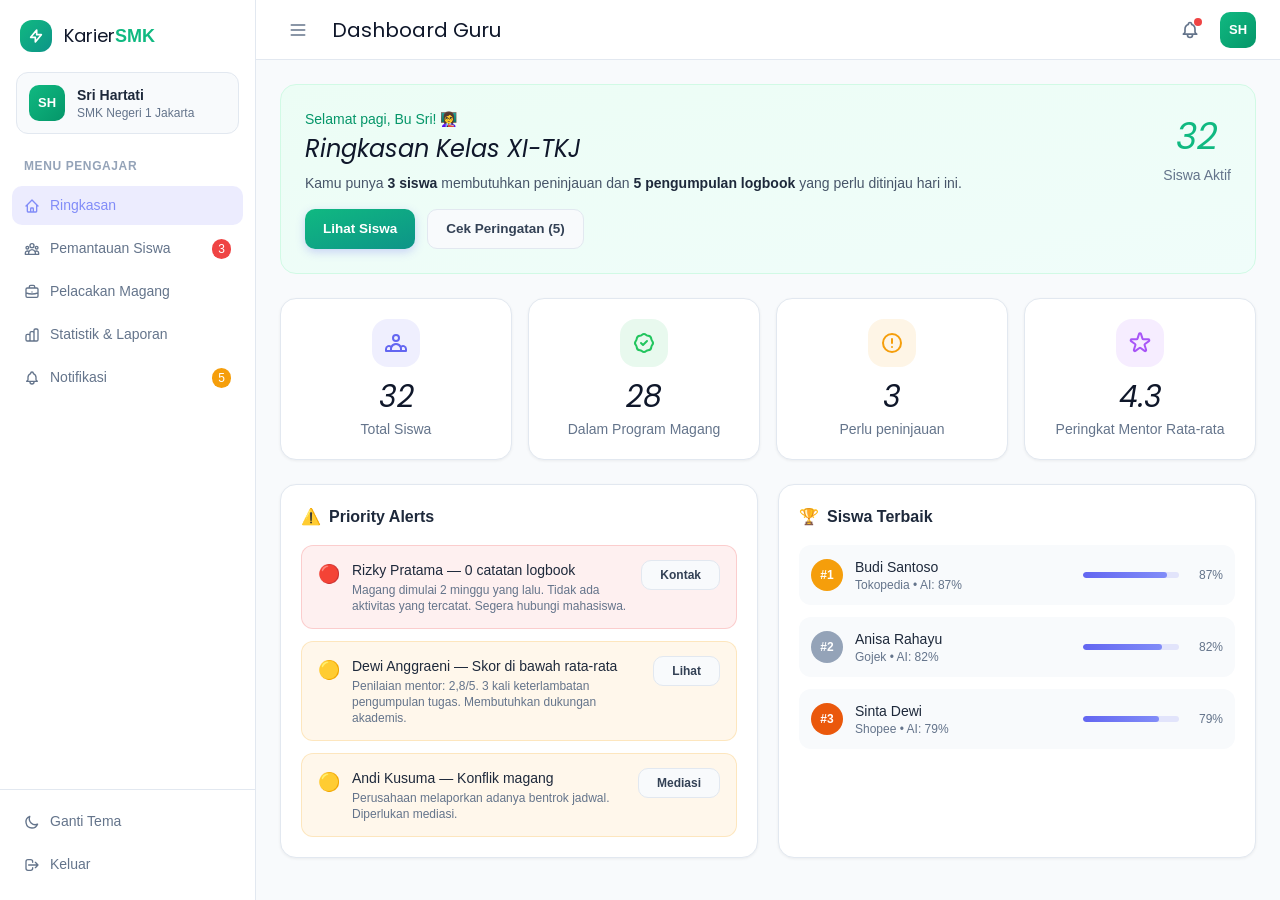
<file: teacher-dashboard.html>
<!DOCTYPE html>
<html lang="en" class="light">
<head>
<meta charset="UTF-8"/>
<meta name="viewport" content="width=device-width, initial-scale=1.0"/>
<title>KarierSMK — Teacher Dashboard</title>
<script src="./js/tailwind.js"></script>
<link rel="preconnect" href="https://fonts.googleapis.com"/>
<link href="https://fonts.googleapis.com/css2?family=Poppins:ital,wght@0,100;0,200;0,300;0,400;0,500;0,600;0,700;0,800;0,900;1,100;1,200;1,300;1,400;1,500;1,600;1,700;1,800;1,900&display=swap" rel="stylesheet">
<script>tailwind.config={darkMode:'class',theme:{extend:{fontFamily:{display:["'Poppins'","serif"],body:["'DM Sans'","sans-serif"]},colors:{brand:{50:'#eef2ff',100:'#e0e7ff',200:'#c7d2fe',300:'#a5b4fc',400:'#818cf8',500:'#6366f1',600:'#4f46e5',700:'#4338ca',800:'#3730a3',900:'#312e81'},surf:{950:'#080b14',900:'#0d1117',850:'#0f1420',800:'#131926',750:'#161e2e',700:'#1a2236',600:'#1f2a40',500:'#253045'}}}}}</script>
<link rel="stylesheet" href="./css/dashboard/teacher.css">
</head>
<body class="dark:bg-surf-950 bg-slate-50 overflow-hidden h-screen">
<div class="flex h-screen overflow-hidden">

  <!-- ═══ SIDEBAR ═══ -->
  <aside id="sidebar" class="w-64 flex flex-col flex-shrink-0 dark:bg-surf-900 bg-white border-r dark:border-slate-700 border-slate-200 overflow-y-auto" style="transition:width 0.3s">
    <div class="flex items-center gap-3 px-5 py-5 flex-shrink-0">
      <div class="w-8 h-8 rounded-xl bg-gradient-to-br from-emerald-500 to-teal-600 flex items-center justify-center flex-shrink-0">
        <svg class="w-4 h-4 text-white" fill="none" viewBox="0 0 24 24" stroke="currentColor" stroke-width="2.5"><path stroke-linecap="round" stroke-linejoin="round" d="M13 10V3L4 14h7v7l9-11h-7z"/></svg>
      </div>
      <span class="font-display text-lg dark:text-white text-slate-900">Karier<span class="text-emerald-500 not-italic font-bold">SMK</span></span>
    </div>
    <div class="px-4 mb-4">
      <div class="flex items-center gap-3 p-3 rounded-xl dark:bg-surf-800 bg-slate-50 border dark:border-slate-700 border-slate-200">
        <div class="avatar">SH</div>
        <div class="min-w-0">
          <div class="text-sm font-semibold dark:text-white text-slate-800 truncate">Sri Hartati</div>
          <div class="text-xs dark:text-slate-400 text-slate-500">SMK Negeri 1 Jakarta</div>
        </div>
      </div>
    </div>
    <nav class="flex-1 px-3 space-y-1 pb-4">
      <p class="text-xs font-semibold uppercase tracking-wider dark:text-slate-600 text-slate-400 px-3 py-2">Menu Pengajar</p>
      <a class="sidebar-item active" onclick="showSection('overview',this)"><svg class="w-4 h-4 flex-shrink-0" fill="none" viewBox="0 0 24 24" stroke="currentColor"><path stroke-linecap="round" stroke-linejoin="round" stroke-width="2" d="M3 12l2-2m0 0l7-7 7 7M5 10v10a1 1 0 001 1h3m10-11l2 2m-2-2v10a1 1 0 01-1 1h-3m-6 0a1 1 0 001-1v-4a1 1 0 011-1h2a1 1 0 011 1v4a1 1 0 001 1m-6 0h6"/></svg>Ringkasan</a>
      <a class="sidebar-item" onclick="showSection('students',this)"><svg class="w-4 h-4 flex-shrink-0" fill="none" viewBox="0 0 24 24" stroke="currentColor"><path stroke-linecap="round" stroke-linejoin="round" stroke-width="2" d="M17 20h5v-2a3 3 0 00-5.356-1.857M17 20H7m10 0v-2c0-.656-.126-1.283-.356-1.857M7 20H2v-2a3 3 0 015.356-1.857M7 20v-2c0-.656.126-1.283.356-1.857m0 0a5.002 5.002 0 019.288 0M15 7a3 3 0 11-6 0 3 3 0 016 0zm6 3a2 2 0 11-4 0 2 2 0 014 0zM7 10a2 2 0 11-4 0 2 2 0 014 0z"/></svg><span>Pemantauan Siswa</span><span class="ml-auto text-xs bg-red-500 text-white rounded-full px-1.5 py-0.5">3</span></a>
      <a class="sidebar-item" onclick="showSection('internship',this)"><svg class="w-4 h-4 flex-shrink-0" fill="none" viewBox="0 0 24 24" stroke="currentColor"><path stroke-linecap="round" stroke-linejoin="round" stroke-width="2" d="M21 13.255A23.931 23.931 0 0112 15c-3.183 0-6.22-.62-9-1.745M16 6V4a2 2 0 00-2-2h-4a2 2 0 00-2 2v2m4 6h.01M5 20h14a2 2 0 002-2V8a2 2 0 00-2-2H5a2 2 0 00-2 2v10a2 2 0 002 2z"/></svg>Pelacakan Magang</a>
      <a class="sidebar-item" onclick="showSection('statistics',this)"><svg class="w-4 h-4 flex-shrink-0" fill="none" viewBox="0 0 24 24" stroke="currentColor"><path stroke-linecap="round" stroke-linejoin="round" stroke-width="2" d="M9 19v-6a2 2 0 00-2-2H5a2 2 0 00-2 2v6a2 2 0 002 2h2a2 2 0 002-2zm0 0V9a2 2 0 012-2h2a2 2 0 012 2v10m-6 0a2 2 0 002 2h2a2 2 0 002-2m0 0V5a2 2 0 012-2h2a2 2 0 012 2v14a2 2 0 01-2 2h-2a2 2 0 01-2-2z"/></svg>Statistik & Laporan</a>
      <a class="sidebar-item" onclick="showSection('alerts',this)"><svg class="w-4 h-4 flex-shrink-0" fill="none" viewBox="0 0 24 24" stroke="currentColor"><path stroke-linecap="round" stroke-linejoin="round" stroke-width="2" d="M15 17h5l-1.405-1.405A2.032 2.032 0 0118 14.158V11a6.002 6.002 0 00-4-5.659V5a2 2 0 10-4 0v.341C7.67 6.165 6 8.388 6 11v3.159c0 .538-.214 1.055-.595 1.436L4 17h5m6 0v1a3 3 0 11-6 0v-1m6 0H9"/></svg><span>Notifikasi</span><span class="ml-auto text-xs bg-amber-500 text-white rounded-full px-1.5 py-0.5">5</span></a>
    </nav>
    <div class="px-3 pb-4 border-t dark:border-slate-700 border-slate-200 pt-3 space-y-1">
      <button onclick="document.documentElement.classList.toggle('dark')" class="sidebar-item w-full">
        <svg class="w-4 h-4 hidden dark:block" fill="none" viewBox="0 0 24 24" stroke="currentColor"><path stroke-linecap="round" stroke-linejoin="round" stroke-width="2" d="M12 3v1m0 16v1m9-9h-1M4 12H3m15.364 6.364l-.707-.707M6.343 6.343l-.707-.707m12.728 0l-.707.707M6.343 17.657l-.707.707M16 12a4 4 0 11-8 0 4 4 0 018 0z"/></svg>
        <svg class="w-4 h-4 block dark:hidden" fill="none" viewBox="0 0 24 24" stroke="currentColor"><path stroke-linecap="round" stroke-linejoin="round" stroke-width="2" d="M20.354 15.354A9 9 0 018.646 3.646 9.003 9.003 0 0012 21a9.003 9.003 0 008.354-5.646z"/></svg>
        Ganti Tema
      </button>
      <a href="auth.html" class="sidebar-item"><svg class="w-4 h-4" fill="none" viewBox="0 0 24 24" stroke="currentColor"><path stroke-linecap="round" stroke-linejoin="round" stroke-width="2" d="M17 16l4-4m0 0l-4-4m4 4H7m6 4v1a3 3 0 01-3 3H6a3 3 0 01-3-3V7a3 3 0 013-3h4a3 3 0 013 3v1"/></svg>Keluar</a>
    </div>
  </aside>

  <!-- ═══ MAIN ═══ -->
  <div class="flex-1 flex flex-col overflow-hidden">
    <div class="topbar">
      <button onclick="toggleSidebar()" class="mr-4 p-2 rounded-lg dark:text-slate-400 text-slate-500 dark:hover:bg-surf-700 hover:bg-slate-100 transition-colors"><svg class="w-5 h-5" fill="none" viewBox="0 0 24 24" stroke="currentColor"><path stroke-linecap="round" stroke-linejoin="round" stroke-width="2" d="M4 6h16M4 12h16M4 18h16"/></svg></button>
      <div class="flex-1"><h1 id="pageTitle" class="font-display text-xl dark:text-white text-slate-900">Dashboard Guru</h1></div>
      <div class="flex items-center gap-3">
        <button class="relative p-2 rounded-lg dark:text-slate-400 text-slate-500 dark:hover:bg-surf-700 hover:bg-slate-100 transition-colors"><svg class="w-5 h-5" fill="none" viewBox="0 0 24 24" stroke="currentColor"><path stroke-linecap="round" stroke-linejoin="round" stroke-width="2" d="M15 17h5l-1.405-1.405A2.032 2.032 0 0118 14.158V11a6.002 6.002 0 00-4-5.659V5a2 2 0 10-4 0v.341C7.67 6.165 6 8.388 6 11v3.159c0 .538-.214 1.055-.595 1.436L4 17h5m6 0v1a3 3 0 11-6 0v-1m6 0H9"/></svg><span class="absolute top-1.5 right-1.5 w-2 h-2 bg-red-500 rounded-full"></span></button>
        <div class="avatar">SH</div>
      </div>
    </div>

    <div class="flex-1 overflow-y-auto dark:bg-surf-950 bg-slate-50 p-6">

      <!-- ─── OVERVIEW ─── -->
      <div id="sec-overview" class="section active">
        <!-- Welcome bar -->
        <div class="dark:bg-gradient-to-br dark:from-emerald-900/30 dark:to-surf-800 bg-gradient-to-br from-emerald-50 to-teal-50 border dark:border-emerald-800/30 border-emerald-100 rounded-2xl p-6 mb-6">
          <div class="flex items-center justify-between">
            <div>
              <p class="text-sm font-medium text-emerald-600 dark:text-emerald-400 mb-1">Selamat pagi, Bu Sri! 👩‍🏫</p>
              <h2 class="font-display text-2xl italic dark:text-white text-slate-900 mb-2">Ringkasan Kelas XI-TKJ</h2>
              <p class="text-sm dark:text-slate-400 text-slate-600">Kamu punya <strong class="dark:text-white text-slate-800">3 siswa</strong> membutuhkan peninjauan dan <strong class="dark:text-white text-slate-800">5 pengumpulan logbook</strong> yang perlu ditinjau hari ini.</p>
            </div>
            <div class="hidden md:flex flex-col items-center gap-2 text-center">
              <div class="font-display text-4xl italic text-emerald-500">32</div>
              <div class="text-sm dark:text-slate-400 text-slate-500">Siswa Aktif</div>
            </div>
          </div>
          <div class="flex gap-3 mt-4">
            <button onclick="showSection('students',null)" class="btn-primary !bg-gradient-to-br !from-emerald-500 !to-teal-600">Lihat Siswa</button>
            <button onclick="showSection('alerts',null)" class="btn-secondary">Cek Peringatan (5)</button>
          </div>
        </div>

        <!-- Stats -->
        <div class="grid grid-cols-2 lg:grid-cols-4 gap-4 mb-6">
          <div class="card text-center">
            <div class="w-12 h-12 rounded-2xl bg-brand-500/10 flex items-center justify-center mx-auto mb-3"><svg class="w-6 h-6 text-brand-500" fill="none" viewBox="0 0 24 24" stroke="currentColor"><path stroke-linecap="round" stroke-linejoin="round" stroke-width="2" d="M17 20h5v-2a3 3 0 00-5.356-1.857M17 20H7m10 0v-2c0-.656-.126-1.283-.356-1.857M7 20H2v-2a3 3 0 015.356-1.857M7 20v-2c0-.656.126-1.283.356-1.857m0 0a5.002 5.002 0 019.288 0M15 7a3 3 0 11-6 0 3 3 0 016 0z"/></svg></div>
            <div class="font-display text-3xl italic dark:text-white text-slate-900">32</div>
            <div class="text-sm dark:text-slate-400 text-slate-500 mt-1">Total Siswa</div>
          </div>
          <div class="card text-center">
            <div class="w-12 h-12 rounded-2xl bg-green-500/10 flex items-center justify-center mx-auto mb-3"><svg class="w-6 h-6 text-green-500" fill="none" viewBox="0 0 24 24" stroke="currentColor"><path stroke-linecap="round" stroke-linejoin="round" stroke-width="2" d="M9 12l2 2 4-4M7.835 4.697a3.42 3.42 0 001.946-.806 3.42 3.42 0 014.438 0 3.42 3.42 0 001.946.806 3.42 3.42 0 013.138 3.138 3.42 3.42 0 00.806 1.946 3.42 3.42 0 010 4.438 3.42 3.42 0 00-.806 1.946 3.42 3.42 0 01-3.138 3.138 3.42 3.42 0 00-1.946.806 3.42 3.42 0 01-4.438 0 3.42 3.42 0 00-1.946-.806 3.42 3.42 0 01-3.138-3.138 3.42 3.42 0 00-.806-1.946 3.42 3.42 0 010-4.438 3.42 3.42 0 00.806-1.946 3.42 3.42 0 013.138-3.138z"/></svg></div>
            <div class="font-display text-3xl italic dark:text-white text-slate-900">28</div>
            <div class="text-sm dark:text-slate-400 text-slate-500 mt-1">Dalam Program Magang</div>
          </div>
          <div class="card text-center">
            <div class="w-12 h-12 rounded-2xl bg-amber-500/10 flex items-center justify-center mx-auto mb-3"><svg class="w-6 h-6 text-amber-500" fill="none" viewBox="0 0 24 24" stroke="currentColor"><path stroke-linecap="round" stroke-linejoin="round" stroke-width="2" d="M12 8v4m0 4h.01M21 12a9 9 0 11-18 0 9 9 0 0118 0z"/></svg></div>
            <div class="font-display text-3xl italic dark:text-white text-slate-900">3</div>
            <div class="text-sm dark:text-slate-400 text-slate-500 mt-1">Perlu peninjauan</div>
          </div>
          <div class="card text-center">
            <div class="w-12 h-12 rounded-2xl bg-purple-500/10 flex items-center justify-center mx-auto mb-3"><svg class="w-6 h-6 text-purple-500" fill="none" viewBox="0 0 24 24" stroke="currentColor"><path stroke-linecap="round" stroke-linejoin="round" stroke-width="2" d="M11.049 2.927c.3-.921 1.603-.921 1.902 0l1.519 4.674a1 1 0 00.95.69h4.915c.969 0 1.371 1.24.588 1.81l-3.976 2.888a1 1 0 00-.363 1.118l1.518 4.674c.3.922-.755 1.688-1.538 1.118l-3.976-2.888a1 1 0 00-1.176 0l-3.976 2.888c-.783.57-1.838-.197-1.538-1.118l1.518-4.674a1 1 0 00-.363-1.118l-3.976-2.888c-.784-.57-.38-1.81.588-1.81h4.914a1 1 0 00.951-.69l1.519-4.674z"/></svg></div>
            <div class="font-display text-3xl italic dark:text-white text-slate-900">4.3</div>
            <div class="text-sm dark:text-slate-400 text-slate-500 mt-1">Peringkat Mentor Rata-rata</div>
          </div>
        </div>

        <!-- Alerts + Top Students -->
        <div class="grid lg:grid-cols-2 gap-5">
          <div class="card">
            <h3 class="font-semibold dark:text-white text-slate-800 mb-4 flex items-center gap-2"><span class="text-red-500">⚠️</span> Priority Alerts</h3>
            <div class="space-y-3">
              <div class="alert-card alert-red">
                <span class="text-lg">🔴</span>
                <div class="flex-1"><div class="text-sm font-medium dark:text-white text-slate-800">Rizky Pratama — 0 catatan logbook</div><div class="text-xs dark:text-slate-400 text-slate-500 mt-0.5">Magang dimulai 2 minggu yang lalu. Tidak ada aktivitas yang tercatat. Segera hubungi mahasiswa.</div></div>
                <button class="btn-secondary !py-1.5 !text-xs flex-shrink-0" onclick="openStudentModal('Rizky','Tokopedia','0%')">Kontak</button>
              </div>
              <div class="alert-card alert-amber">
                <span class="text-lg">🟡</span>
                <div class="flex-1"><div class="text-sm font-medium dark:text-white text-slate-800">Dewi Anggraeni — Skor di bawah rata-rata</div><div class="text-xs dark:text-slate-400 text-slate-500 mt-0.5">Penilaian mentor: 2,8/5. 3 kali keterlambatan pengumpulan tugas. Membutuhkan dukungan akademis.</div></div>
                <button class="btn-secondary !py-1.5 !text-xs flex-shrink-0" onclick="openStudentModal('Dewi','Gojek','45%')">Lihat</button>
              </div>
              <div class="alert-card alert-amber">
                <span class="text-lg">🟡</span>
                <div class="flex-1"><div class="text-sm font-medium dark:text-white text-slate-800">Andi Kusuma — Konflik magang</div><div class="text-xs dark:text-slate-400 text-slate-500 mt-0.5">Perusahaan melaporkan adanya bentrok jadwal. Diperlukan mediasi.</div></div>
                <button class="btn-secondary !py-1.5 !text-xs flex-shrink-0">Mediasi</button>
              </div>
            </div>
          </div>
          <!-- siswa terbaik -->
          <div class="card">
            <h3 class="font-semibold dark:text-white text-slate-800 mb-4 flex items-center gap-2"><span>🏆</span> Siswa Terbaik</h3>
            <div class="space-y-3">
              <div class="flex items-center gap-3 p-3 rounded-xl dark:bg-surf-800 bg-slate-50"><div class="w-8 h-8 rounded-full bg-amber-500 flex items-center justify-center text-white text-xs font-bold">#1</div><div class="flex-1"><div class="text-sm font-medium dark:text-white text-slate-800">Budi Santoso</div><div class="text-xs dark:text-slate-400 text-slate-500">Tokopedia • AI: 87%</div></div><div class="progress-bar w-24"><div class="progress-fill" style="width:87%"></div></div><span class="text-xs dark:text-slate-400 text-slate-500 w-8 text-right">87%</span></div>
              <div class="flex items-center gap-3 p-3 rounded-xl dark:bg-surf-800 bg-slate-50"><div class="w-8 h-8 rounded-full bg-slate-400 flex items-center justify-center text-white text-xs font-bold">#2</div><div class="flex-1"><div class="text-sm font-medium dark:text-white text-slate-800">Anisa Rahayu</div><div class="text-xs dark:text-slate-400 text-slate-500">Gojek • AI: 82%</div></div><div class="progress-bar w-24"><div class="progress-fill" style="width:82%"></div></div><span class="text-xs dark:text-slate-400 text-slate-500 w-8 text-right">82%</span></div>
              <div class="flex items-center gap-3 p-3 rounded-xl dark:bg-surf-800 bg-slate-50"><div class="w-8 h-8 rounded-full bg-orange-600 flex items-center justify-center text-white text-xs font-bold">#3</div><div class="flex-1"><div class="text-sm font-medium dark:text-white text-slate-800">Sinta Dewi</div><div class="text-xs dark:text-slate-400 text-slate-500">Shopee • AI: 79%</div></div><div class="progress-bar w-24"><div class="progress-fill" style="width:79%"></div></div><span class="text-xs dark:text-slate-400 text-slate-500 w-8 text-right">79%</span></div>
            </div>
          </div>
        </div>
      </div>

      <!-- ─── PEMANTAUAN SISWA ─── -->
      <div id="sec-students" class="section">
        <div class="flex flex-wrap items-center gap-3 mb-5">
          <input type="text" class="input-base flex-1 !py-2" placeholder="Search students..."/>
          <select class="input-base !py-2 !w-auto"><option>Semua Status</option><option>Aktif</option><option>Berisiko</option><option>Non-aktif</option></select>
          <button class="btn-primary !py-2">Filter</button>
          <button class="btn-secondary !py-2" onclick="openStudentModal('New','—','—')">+ Tambah Siswa</button>
        </div>
        <div class="card">
          <div class="overflow-x-auto">
            <table class="w-full text-sm">
              <thead><tr class="dark:text-slate-500 text-slate-400 text-xs uppercase tracking-wider"><th class="text-left pb-3 pr-4">Siswa</th><th class="text-left pb-3 pr-4">Perusahaan</th><th class="text-left pb-3 pr-4">Progress</th><th class="text-left pb-3 pr-4">Logbook</th><th class="text-left pb-3 pr-4">Skor Pembimbing</th><th class="text-left pb-3 pr-4">Kecocokan AI</th><th class="text-left pb-3">Status</th><th class="text-left pb-3">Aksi</th></tr></thead>
              <tbody>
                <tr class="dark:border-slate-700 border-slate-100 border-b"><td class="py-3 pr-4"><div class="flex items-center gap-2"><div class="w-7 h-7 rounded-lg bg-brand-500/10 flex items-center justify-center text-brand-500 text-xs font-bold">BS</div><span class="font-medium dark:text-white text-slate-800">Budi Santoso</span></div></td><td class="py-3 pr-4 dark:text-slate-400 text-slate-600">Tokopedia</td><td class="py-3 pr-4"><div class="flex items-center gap-2"><div class="progress-bar w-20"><div class="progress-fill" style="width:72%"></div></div><span class="dark:text-slate-400 text-slate-500 text-xs">72%</span></div></td><td class="py-3 pr-4 dark:text-slate-400 text-slate-500">2/10</td><td class="py-3 pr-4"><div class="flex gap-0.5 text-sm"><span class="text-amber-400">★★★★</span><span class="dark:text-slate-600 text-slate-300">★</span></div></td><td class="py-3 pr-4"><span class="badge badge-green">87%</span></td><td class="py-3"><span class="badge badge-green">Aktif</span></td><td class="py-3"><button class="text-brand-500 hover:underline text-xs" onclick="openStudentModal('Budi Santoso','Tokopedia','87%')">Lihat</button></td></tr>
                <tr class="dark:border-slate-700 border-slate-100 border-b"><td class="py-3 pr-4"><div class="flex items-center gap-2"><div class="w-7 h-7 rounded-lg bg-green-500/10 flex items-center justify-center text-green-500 text-xs font-bold">AR</div><span class="font-medium dark:text-white text-slate-800">Anisa Rahayu</span></div></td><td class="py-3 pr-4 dark:text-slate-400 text-slate-600">Gojek</td><td class="py-3 pr-4"><div class="flex items-center gap-2"><div class="progress-bar w-20"><div class="progress-fill progress-green" style="width:85%"></div></div><span class="dark:text-slate-400 text-slate-500 text-xs">85%</span></div></td><td class="py-3 pr-4 dark:text-slate-400 text-slate-500">7/10</td><td class="py-3 pr-4"><div class="flex gap-0.5 text-sm"><span class="text-amber-400">★★★★★</span></div></td><td class="py-3 pr-4"><span class="badge badge-green">82%</span></td><td class="py-3"><span class="badge badge-green">Aktif</span></td><td class="py-3"><button class="text-brand-500 hover:underline text-xs" onclick="openStudentModal('Anisa Rahayu','Gojek','82%')">Lihat</button></td></tr>
                <tr class="dark:border-slate-700 border-slate-100 border-b"><td class="py-3 pr-4"><div class="flex items-center gap-2"><div class="w-7 h-7 rounded-lg bg-red-500/10 flex items-center justify-center text-red-500 text-xs font-bold">RP</div><span class="font-medium dark:text-white text-slate-800">Rizky Pratama</span></div></td><td class="py-3 pr-4 dark:text-slate-400 text-slate-600">Tokopedia</td><td class="py-3 pr-4"><div class="flex items-center gap-2"><div class="progress-bar w-20"><div class="progress-fill" style="width:0%;background:linear-gradient(90deg,#ef4444,#f87171)"></div></div><span class="dark:text-slate-400 text-slate-500 text-xs">0%</span></div></td><td class="py-3 pr-4 dark:text-slate-400 text-slate-500">0/10</td><td class="py-3 pr-4"><span class="text-sm dark:text-slate-500 text-slate-400">Tidak ada data</span></td><td class="py-3 pr-4"><span class="badge badge-blue">68%</span></td><td class="py-3"><span class="badge badge-red">Non-aktif</span></td><td class="py-3"><button class="text-red-500 hover:underline text-xs font-medium" onclick="openStudentModal('Rizky Pratama','Tokopedia','68%')">Peringatkan!</button></td></tr>
                <tr class="dark:border-slate-700 border-slate-100 border-b"><td class="py-3 pr-4"><div class="flex items-center gap-2"><div class="w-7 h-7 rounded-lg bg-amber-500/10 flex items-center justify-center text-amber-500 text-xs font-bold">DA</div><span class="font-medium dark:text-white text-slate-800">Dewi Anggraeni</span></div></td><td class="py-3 pr-4 dark:text-slate-400 text-slate-600">Shopee</td><td class="py-3 pr-4"><div class="flex items-center gap-2"><div class="progress-bar w-20"><div class="progress-fill" style="width:45%;background:linear-gradient(90deg,#f59e0b,#fcd34d)"></div></div><span class="dark:text-slate-400 text-slate-500 text-xs">45%</span></div></td><td class="py-3 pr-4 dark:text-slate-400 text-slate-500">3/10</td><td class="py-3 pr-4"><div class="flex gap-0.5 text-sm"><span class="text-amber-400">★★</span><span class="dark:text-slate-600 text-slate-300">★★★</span></div></td><td class="py-3 pr-4"><span class="badge badge-amber">65%</span></td><td class="py-3"><span class="badge badge-amber">Berisiko</span></td><td class="py-3"><button class="text-amber-500 hover:underline text-xs" onclick="openStudentModal('Dewi Anggraeni','Shopee','65%')">Bantu</button></td></tr>
              </tbody>
            </table>
          </div>
        </div>
      </div>

      <!-- ─── TRACK MAGANG ─── -->
      <div id="sec-internship" class="section">
        <div class="grid lg:grid-cols-3 gap-5">
          <div class="lg:col-span-2 card">
            <h3 class="font-semibold dark:text-white text-slate-800 text-lg mb-4">Program Magang Aktif</h3>
            <div class="space-y-4">
              <div class="p-4 rounded-xl dark:bg-surf-800 bg-slate-50 border dark:border-slate-700 border-slate-200">
                <div class="flex items-center justify-between mb-3">
                  <div class="flex items-center gap-3"><div class="w-10 h-10 rounded-xl dark:bg-surf-700 bg-white border dark:border-slate-700 border-slate-200 flex items-center justify-center font-bold text-lg shadow-sm">T</div><div><div class="font-medium dark:text-white text-slate-800">Tokopedia • UI/UX Dept</div><div class="text-xs dark:text-slate-400 text-slate-500">Jan 15 – Mar 15, 2025</div></div></div>
                  <span class="badge badge-green">Aktif</span>
                </div>
                <div class="grid grid-cols-3 gap-3 text-center text-sm"><div class="dark:bg-surf-700 bg-white rounded-lg p-2 border dark:border-slate-700 border-slate-200"><div class="font-bold dark:text-white text-slate-800">2</div><div class="text-xs dark:text-slate-400 text-slate-500">Siswa</div></div><div class="dark:bg-surf-700 bg-white rounded-lg p-2 border dark:border-slate-700 border-slate-200"><div class="font-bold text-green-500">1</div><div class="text-xs dark:text-slate-400 text-slate-500">Sesuai Rencana</div></div><div class="dark:bg-surf-700 bg-white rounded-lg p-2 border dark:border-slate-700 border-slate-200"><div class="font-bold text-red-500">1</div><div class="text-xs dark:text-slate-400 text-slate-500">Berisiko</div></div></div>
                <div class="mt-3"><div class="flex justify-between text-xs mb-1"><span class="dark:text-slate-400 text-slate-500">Durasi</span><span class="dark:text-slate-400 text-slate-500">Minggu 2/8</span></div><div class="progress-bar"><div class="progress-fill" style="width:25%"></div></div></div>
              </div>
              <div class="p-4 rounded-xl dark:bg-surf-800 bg-slate-50 border dark:border-slate-700 border-slate-200">
                <div class="flex items-center justify-between mb-3">
                  <div class="flex items-center gap-3"><div class="w-10 h-10 rounded-xl dark:bg-surf-700 bg-white border dark:border-slate-700 border-slate-200 flex items-center justify-center font-bold text-lg shadow-sm">G</div><div><div class="font-medium dark:text-white text-slate-800">Gojek • Engineering</div><div class="text-xs dark:text-slate-400 text-slate-500">Nov 1 – Mar 1, 2025</div></div></div>
                  <span class="badge badge-blue">Sedang berlangsung</span>
                </div>
                <div class="grid grid-cols-3 gap-3 text-center text-sm"><div class="dark:bg-surf-700 bg-white rounded-lg p-2 border dark:border-slate-700 border-slate-200"><div class="font-bold dark:text-white text-slate-800">3</div><div class="text-xs dark:text-slate-400 text-slate-500">Siswa</div></div><div class="dark:bg-surf-700 bg-white rounded-lg p-2 border dark:border-slate-700 border-slate-200"><div class="font-bold text-green-500">3</div><div class="text-xs dark:text-slate-400 text-slate-500">Sesuai Rencana</div></div><div class="dark:bg-surf-700 bg-white rounded-lg p-2 border dark:border-slate-700 border-slate-200"><div class="font-bold dark:text-slate-400 text-slate-500">0</div><div class="text-xs dark:text-slate-400 text-slate-500">Berisiko</div></div></div>
                <div class="mt-3"><div class="flex justify-between text-xs mb-1"><span class="dark:text-slate-400 text-slate-500">Durasi</span><span class="dark:text-slate-400 text-slate-500">Bulan 3/4</span></div><div class="progress-bar"><div class="progress-fill" style="width:75%"></div></div></div>
              </div>
            </div>
          </div>
          <div class="space-y-4">
            <div class="card">
              <h3 class="font-semibold dark:text-white text-slate-800 mb-3">Review Logbook</h3>
              <div class="text-center mb-4"><div class="font-display text-3xl italic dark:text-white text-slate-900">5</div><div class="text-sm dark:text-slate-400 text-slate-500">Menunggu review</div></div>
              <div class="space-y-2">
                <div class="p-3 rounded-xl dark:bg-surf-800 bg-slate-50 border dark:border-slate-700 border-slate-200 cursor-pointer hover:border-brand-500 transition-colors"><div class="text-sm font-medium dark:text-white text-slate-800">Budi Santoso</div><div class="text-xs dark:text-slate-400 text-slate-500">Jan 16 • Hari 2</div></div>
                <div class="p-3 rounded-xl dark:bg-surf-800 bg-slate-50 border dark:border-slate-700 border-slate-200 cursor-pointer hover:border-brand-500 transition-colors"><div class="text-sm font-medium dark:text-white text-slate-800">Anisa Rahayu</div><div class="text-xs dark:text-slate-400 text-slate-500">Jan 16 • Hari 8</div></div>
                <div class="p-3 rounded-xl dark:bg-surf-800 bg-slate-50 border dark:border-slate-700 border-slate-200 cursor-pointer hover:border-brand-500 transition-colors"><div class="text-sm font-medium dark:text-white text-slate-800">Sinta Dewi</div><div class="text-xs dark:text-slate-400 text-slate-500">Jan 15 • Hari 14</div></div>
              </div>
              <button class="btn-primary w-full mt-3 !py-2 !text-sm">Review Semua</button>
            </div>
          </div>
        </div>
      </div>

      <!-- ─── STATISTIK ─── -->
      <div id="sec-statistics" class="section">
        <div class="grid lg:grid-cols-2 gap-5">
          <div class="card">
            <h3 class="font-semibold dark:text-white text-slate-800 text-lg mb-5">Sttatistik Penempatan</h3>
            <div class="space-y-4">
              <div><div class="flex justify-between text-sm mb-2"><span class="dark:text-slate-300 text-slate-600">Siswa yang Ditempatkan</span><span class="font-semibold dark:text-white text-slate-800">28/32 (87.5%)</span></div><div class="progress-bar"><div class="progress-fill progress-green" style="width:87.5%"></div></div></div>
              <div><div class="flex justify-between text-sm mb-2"><span class="dark:text-slate-300 text-slate-600">Magang yang Telah Selesai</span><span class="font-semibold dark:text-white text-slate-800">18/28</span></div><div class="progress-bar"><div class="progress-fill" style="width:64%"></div></div></div>
              <div><div class="flex justify-between text-sm mb-2"><span class="dark:text-slate-300 text-slate-600">Dipekerjakan Setelah Magang</span><span class="font-semibold dark:text-white text-slate-800">8/18 (44%)</span></div><div class="progress-bar"><div class="progress-fill" style="width:44%;background:linear-gradient(90deg,#f59e0b,#fcd34d)"></div></div></div>
              <div><div class="flex justify-between text-sm mb-2"><span class="dark:text-slate-300 text-slate-600">Skor Rata-rata Kecocokan AI</span><span class="font-semibold dark:text-white text-slate-800">76%</span></div><div class="progress-bar"><div class="progress-fill" style="width:76%"></div></div></div>
            </div>
          </div>
          <div class="card">
            <h3 class="font-semibold dark:text-white text-slate-800 text-lg mb-5">Distribusi Perusahaan</h3>
            <div class="space-y-3">
              <div class="flex items-center gap-3 p-3 rounded-xl dark:bg-surf-800 bg-slate-50"><div class="w-8 h-8 rounded-lg dark:bg-surf-700 bg-white border dark:border-slate-700 border-slate-200 flex items-center justify-center font-bold text-sm">T</div><div class="flex-1"><div class="text-sm font-medium dark:text-white text-slate-800">Tokopedia</div><div class="progress-bar mt-1"><div class="progress-fill" style="width:35%"></div></div></div><span class="text-sm dark:text-slate-400 text-slate-500">10 siswa</span></div>
              <div class="flex items-center gap-3 p-3 rounded-xl dark:bg-surf-800 bg-slate-50"><div class="w-8 h-8 rounded-lg dark:bg-surf-700 bg-white border dark:border-slate-700 border-slate-200 flex items-center justify-center font-bold text-sm text-green-500">G</div><div class="flex-1"><div class="text-sm font-medium dark:text-white text-slate-800">Gojek</div><div class="progress-bar mt-1"><div class="progress-fill" style="width:28%"></div></div></div><span class="text-sm dark:text-slate-400 text-slate-500">8 siswa</span></div>
              <div class="flex items-center gap-3 p-3 rounded-xl dark:bg-surf-800 bg-slate-50"><div class="w-8 h-8 rounded-lg dark:bg-surf-700 bg-white border dark:border-slate-700 border-slate-200 flex items-center justify-center font-bold text-sm text-orange-500">S</div><div class="flex-1"><div class="text-sm font-medium dark:text-white text-slate-800">Shopee</div><div class="progress-bar mt-1"><div class="progress-fill" style="width:21%"></div></div></div><span class="text-sm dark:text-slate-400 text-slate-500">6 siswa</span></div>
              <div class="flex items-center gap-3 p-3 rounded-xl dark:bg-surf-800 bg-slate-50"><div class="w-8 h-8 rounded-lg dark:bg-surf-700 bg-white border dark:border-slate-700 border-slate-200 flex items-center justify-center font-bold text-sm text-red-500">B</div><div class="flex-1"><div class="text-sm font-medium dark:text-white text-slate-800">Bukalapak</div><div class="progress-bar mt-1"><div class="progress-fill" style="width:14%"></div></div></div><span class="text-sm dark:text-slate-400 text-slate-500">4 siswa</span></div>
            </div>
          </div>
        </div>
      </div>

      <!-- ─── ALERTS ─── -->
      <div id="sec-alerts" class="section">
        <div class="space-y-4">
          <h3 class="font-semibold dark:text-white text-slate-800 text-lg">Peringatan Aktif (5)</h3>
          <div class="alert-card alert-red"><div class="w-10 h-10 rounded-xl bg-red-500/10 flex items-center justify-center text-2xl flex-shrink-0">🚨</div><div class="flex-1"><div class="text-sm font-semibold dark:text-white text-slate-800">KRITIS: Rizky Pratama — Nol Aktivitas</div><div class="text-sm dark:text-slate-400 text-slate-500 mt-1">Mahasiswa telah menjalani magang selama 14 hari dengan 0 catatan dalam buku log. Pembimbing Pak Ahmad telah melaporkan ketidakhadiran selama 3 hari.</div><div class="text-xs dark:text-slate-500 text-slate-400 mt-1">Diterbitkan: Jan 16, 2025</div></div><div class="flex flex-col gap-2 flex-shrink-0"><button class="btn-primary !py-1.5 !text-xs" onclick="openStudentModal('Rizky','Tokopedia','68%')">Hubungi Sekarang</button><button class="btn-secondary !py-1.5 !text-xs">Tolak</button></div></div>
          <div class="alert-card alert-amber"><div class="w-10 h-10 rounded-xl bg-amber-500/10 flex items-center justify-center text-2xl flex-shrink-0">⚠️</div><div class="flex-1"><div class="text-sm font-semibold dark:text-white text-slate-800">PERINGATAN: Dewi Anggraeni — Nilai Mentor Rendah</div><div class="text-sm dark:text-slate-400 text-slate-500 mt-1">Peringkat mentor turun menjadi 2,8/5 minggu ini. Pembimbing melaporkan kesulitan komunikasi dengan siswa.</div><div class="text-xs dark:text-slate-500 text-slate-400 mt-1">Diterbitkan: Jan 15, 2025</div></div><div class="flex flex-col gap-2 flex-shrink-0"><button class="btn-secondary !py-1.5 !text-xs" onclick="openStudentModal('Dewi','Shopee','65%')">Lihat Profil</button><button class="btn-secondary !py-1.5 !text-xs">Tolak</button></div></div>
          <div class="alert-card alert-amber"><div class="w-10 h-10 rounded-xl bg-amber-500/10 flex items-center justify-center text-2xl flex-shrink-0">📋</div><div class="flex-1"><div class="text-sm font-semibold dark:text-white text-slate-800">INFO: 5 entri logbook menunggu peninjauan</div><div class="text-sm dark:text-slate-400 text-slate-500 mt-1">Para siswa sedang menunggu tanggapan. Mohon tinjau dan berikan tanggapan dalam waktu 24 jam.</div><div class="text-xs dark:text-slate-500 text-slate-400 mt-1">Diterbitkan: Jan 16, 2025</div></div><div class="flex flex-col gap-2 flex-shrink-0"><button class="btn-primary !py-1.5 !text-xs">Review Sekarang</button><button class="btn-secondary !py-1.5 !text-xs">Tolak</button></div></div>
        </div>
      </div>

    </div>
  </div>
</div>

<!-- Modal Siswa -->
<div id="studentModal" class="modal-overlay hidden" onclick="closeModal()">
  <div class="modal-box" onclick="event.stopPropagation()">
    <div class="p-6">
      <div class="flex items-center justify-between mb-5"><h3 class="font-display text-xl italic dark:text-white text-slate-900">Detail Siswa</h3><button onclick="closeModal()" class="p-2 rounded-lg dark:hover:bg-surf-700 hover:bg-slate-100 dark:text-slate-400 text-slate-500"><svg class="w-5 h-5" fill="none" viewBox="0 0 24 24" stroke="currentColor"><path stroke-linecap="round" stroke-linejoin="round" stroke-width="2" d="M6 18L18 6M6 6l12 12"/></svg></button></div>
      <div class="flex items-center gap-4 mb-5 p-4 rounded-xl dark:bg-surf-800 bg-slate-50 border dark:border-slate-700 border-slate-200">
        <div class="w-14 h-14 rounded-2xl bg-gradient-to-br from-brand-500 to-brand-700 flex items-center justify-center text-white text-xl font-bold"><span id="modalInitials">BS</span></div>
        <div><div id="modalName" class="font-semibold dark:text-white text-slate-800 text-lg">Budi Santoso</div><div id="modalCompanyLabel" class="text-sm dark:text-slate-400 text-slate-500">Magang @ Tokopedia</div><div class="flex gap-2 mt-1"><span id="modalMatch" class="badge badge-green">AI: 87%</span><span class="badge badge-blue">XI-TKJ</span></div></div>
      </div>
      <div class="grid grid-cols-2 gap-4 mb-4">
        <div><label class="block text-sm dark:text-slate-400 text-slate-500 mb-1.5">Kirim Pesan</label><input type="text" class="input-base" placeholder="Ketik pesan Anda..."/></div>
        <div><label class="block text-sm dark:text-slate-400 text-slate-500 mb-1.5">Jadwalkan Pertemuan</label><input type="datetime-local" class="input-base"/></div>
      </div>
      <div class="mb-4"><label class="block text-sm dark:text-slate-400 text-slate-500 mb-1.5">Catatan untuk siswa</label><textarea class="input-base !min-h-[80px]" placeholder="Tambahkan panduan atau catatan..."></textarea></div>
      <div class="flex gap-3"><button class="btn-primary flex-1" onclick="closeModal()">Kirim & Simpan</button><button class="btn-secondary flex-1" onclick="closeModal()">Batal</button></div>
    </div>
  </div>
</div>

<script src="./js/dashboard/teacher.js"></script>
</body>
</html>
</file>
<file: css/main.css>
*, body { font-family: 'DM Sans', sans-serif; }
    h1,h2,h3,h4,.font-display { font-family: 'Poppins', sans-serif; }

    /* Noise texture overlay */
    .noise::after {
      content: '';
      position: absolute;
      inset: 0;
      background-image: url("data:image/svg+xml,%3Csvg viewBox='0 0 256 256' xmlns='http://www.w3.org/2000/svg'%3E%3Cfilter id='noise'%3E%3CfeTurbulence type='fractalNoise' baseFrequency='0.9' numOctaves='4' stitchTiles='stitch'/%3E%3C/filter%3E%3Crect width='100%25' height='100%25' filter='url(%23noise)' opacity='0.04'/%3E%3C/svg%3E");
      pointer-events: none;
      border-radius: inherit;
    }

    .gradient-text {
      background: linear-gradient(135deg, #3366ff 0%, #00e5ff 100%);
      -webkit-background-clip: text;
      -webkit-text-fill-color: transparent;
      background-clip: text;
    }

    .card-glow {
      box-shadow: 0 0 0 1px rgba(51,102,255,0.15), 0 4px 24px rgba(51,102,255,0.08);
      transition: box-shadow 0.3s ease, transform 0.3s ease;
    }
    .card-glow:hover {
      box-shadow: 0 0 0 1px rgba(51,102,255,0.35), 0 8px 40px rgba(51,102,255,0.18);
      transform: translateY(-4px);
    }

    .dark .card-glow {
      box-shadow: 0 0 0 1px rgba(51,102,255,0.25), 0 4px 24px rgba(0,0,0,0.4);
    }
    .dark .card-glow:hover {
      box-shadow: 0 0 0 1px rgba(0,229,255,0.4), 0 8px 40px rgba(0,229,255,0.15);
    }

    .step-line::before {
      content: '';
      position: absolute;
      left: 50%;
      top: 100%;
      transform: translateX(-50%);
      width: 2px;
      height: 3rem;
      background: linear-gradient(to bottom, #3366ff, transparent);
    }

    /* Animated background blobs */
    .blob {
      border-radius: 60% 40% 30% 70% / 60% 30% 70% 40%;
      animation: blob-morph 12s ease-in-out infinite;
    }
    @keyframes blob-morph {
      0%,100% { border-radius: 60% 40% 30% 70% / 60% 30% 70% 40%; }
      25%      { border-radius: 30% 60% 70% 40% / 50% 60% 30% 60%; }
      50%      { border-radius: 50% 50% 20% 80% / 25% 80% 20% 75%; }
      75%      { border-radius: 70% 30% 50% 50% / 30% 30% 70% 70%; }
    }

    .nav-link {
      position: relative;
    }
    .nav-link::after {
      content: '';
      position: absolute;
      bottom: -2px;
      left: 0;
      width: 0;
      height: 2px;
      background: linear-gradient(90deg, #3366ff, #00e5ff);
      transition: width 0.3s ease;
    }
    .nav-link:hover::after { width: 100%; }

    /* Scrollbar */
    ::-webkit-scrollbar { width: 6px; }
    ::-webkit-scrollbar-track { background: transparent; }
    ::-webkit-scrollbar-thumb { background: #3366ff55; border-radius: 99px; }

    .section-reveal {
      opacity: 0;
      transform: translateY(32px);
      transition: opacity 0.7s ease, transform 0.7s ease;
    }
    .section-reveal.visible {
      opacity: 1;
      transform: none;
    }

    /* Mobile menu */
    #mobile-menu { transition: max-height 0.35s ease, opacity 0.35s ease; max-height: 0; opacity: 0; overflow: hidden; }
    #mobile-menu.open { max-height: 600px; opacity: 1; }

    /* Dashboard mock */
    .stat-bar { height: 6px; border-radius: 99px; background: #e2e8f0; overflow: hidden; }
    .stat-bar-fill { height: 100%; border-radius: 99px; background: linear-gradient(90deg, #3366ff, #00e5ff); }
    .dark .stat-bar { background: #1e2a4a; }
</file>
<file: css/auth.css>
*{font-family:'DM Sans',sans-serif;box-sizing:border-box;}
.font-display{font-family:'Poppins',serif;}
.input-base{width:100%;padding:11px 14px;border-radius:10px;font-size:14px;transition:all 0.2s;outline:none;font-family:'DM Sans',sans-serif;}
.dark .input-base{background:rgba(255,255,255,0.05);border:1px solid rgba(255,255,255,0.1);color:#f1f5f9;}
.dark .input-base::placeholder{color:rgba(148,163,184,0.5);}
.dark .input-base:focus{border-color:#6366f1;background:rgba(99,102,241,0.08);box-shadow:0 0 0 3px rgba(99,102,241,0.14);}
.light .input-base,.input-base:not(.dark *){background:#f8fafc;border:1px solid #e2e8f0;color:#0f172a;}
.input-base::placeholder{color:#94a3b8;}
.input-base:focus{border-color:#6366f1;background:#fff;box-shadow:0 0 0 3px rgba(99,102,241,0.1);}
.btn-primary{background:linear-gradient(135deg,#6366f1,#4f46e5);color:#fff;border:none;border-radius:10px;padding:11px 20px;font-weight:600;font-size:14px;cursor:pointer;transition:all 0.2s;box-shadow:0 4px 14px rgba(99,102,241,0.32);width:100%;font-family:'DM Sans',sans-serif;}
.btn-primary:hover{transform:translateY(-1px);box-shadow:0 6px 20px rgba(99,102,241,0.44);}
.btn-social{display:flex;align-items:center;justify-content:center;gap:8px;border-radius:10px;padding:10px;font-size:13px;font-weight:500;cursor:pointer;transition:all 0.2s;font-family:'DM Sans',sans-serif;}
.dark .btn-social{background:rgba(255,255,255,0.04);border:1px solid rgba(255,255,255,0.09);color:#e2e8f0;}
.btn-social{background:#fff;border:1px solid #e2e8f0;color:#334155;}
.btn-social:hover{border-color:#6366f1;}
.tab-pill{display:flex;gap:4px;padding:4px;border-radius:12px;margin-bottom:32px;}
.dark .tab-pill{background:rgba(255,255,255,0.05);border:1px solid rgba(255,255,255,0.07);}
.tab-pill{background:#f1f5f9;border:1px solid #e2e8f0;}
.tab-btn{flex:1;padding:8px 16px;border-radius:9px;font-size:14px;font-weight:500;cursor:pointer;transition:all 0.2s;border:none;background:transparent;font-family:'DM Sans',sans-serif;}
.dark .tab-btn.inactive-tab{color:#64748b;}
.tab-btn.inactive-tab{color:#64748b;}
.tab-btn.active-tab{background:linear-gradient(135deg,#6366f1,#4f46e5);color:#fff;box-shadow:0 2px 8px rgba(99,102,241,0.28);}
.role-card{border-radius:12px;padding:14px 10px;cursor:pointer;transition:all 0.2s;flex:1;text-align:center;border:2px solid transparent;}
.dark .role-card{background:rgba(255,255,255,0.03);border-color:rgba(255,255,255,0.09);}
.role-card{background:#f8fafc;border-color:#e2e8f0;}
.role-card.role-selected{border-color:#6366f1 !important;background:rgba(99,102,241,0.08) !important;}
.role-card:hover{border-color:rgba(99,102,241,0.5);}
.fade-in{animation:fadeIn 0.35s cubic-bezier(0.16,1,0.3,1);}
@keyframes fadeIn{from{opacity:0;transform:translateY(10px);}to{opacity:1;transform:translateY(0);}}
.float{animation:floatAnim 4s ease-in-out infinite;}
@keyframes floatAnim{0%,100%{transform:translateY(0);}50%{transform:translateY(-8px);}}
.glow{animation:glowPulse 2.5s ease-in-out infinite;}
@keyframes glowPulse{0%,100%{box-shadow:0 0 8px rgba(99,102,241,0.5);}50%{box-shadow:0 0 20px rgba(99,102,241,0.9);}}
::-webkit-scrollbar{width:4px;}::-webkit-scrollbar-thumb{background:rgba(99,102,241,0.3);border-radius:2px;}
.mesh-bg{background:radial-gradient(ellipse at 20% 20%,rgba(99,102,241,0.18) 0%,transparent 55%),radial-gradient(ellipse at 85% 75%,rgba(139,92,246,0.13) 0%,transparent 55%),radial-gradient(ellipse at 60% 45%,rgba(59,130,246,0.07) 0%,transparent 50%);}
</file>
<file: css/dashboard/company.css>
*{font-family:'DM Sans',sans-serif;box-sizing:border-box;}
.font-display{font-family:'Poppins',serif;}
.sidebar-item{display:flex;align-items:center;gap:10px;padding:9px 12px;border-radius:10px;cursor:pointer;transition:all 0.18s;font-size:14px;font-weight:500;color:#64748b;text-decoration:none;}
.sidebar-item:hover,.sidebar-item.active{background:rgba(16,185,129,0.1);color:#10b981;}
.dark .sidebar-item.active{background:rgba(16,185,129,0.12);color:#34d399;}
.card{border-radius:16px;padding:20px;transition:all 0.2s;}
.dark .card{background:#131926;border:1px solid rgba(255,255,255,0.07);}
.card{background:#fff;border:1px solid #e2e8f0;box-shadow:0 1px 3px rgba(0,0,0,0.06);}
.card:hover{transform:translateY(-1px);}
.badge{padding:3px 10px;border-radius:99px;font-size:12px;font-weight:600;display:inline-flex;align-items:center;gap:5px;}
.badge-blue{background:rgba(99,102,241,0.12);color:#818cf8;}
.badge-green{background:rgba(16,185,129,0.12);color:#10b981;}
.badge-amber{background:rgba(245,158,11,0.12);color:#f59e0b;}
.badge-red{background:rgba(239,68,68,0.12);color:#ef4444;}
.badge-purple{background:rgba(139,92,246,0.12);color:#8b5cf6;}
.badge-teal{background:rgba(20,184,166,0.12);color:#14b8a6;}
.btn-primary{background:linear-gradient(135deg,#10b981,#059669);color:#fff;border:none;border-radius:10px;padding:9px 18px;font-weight:600;font-size:13.5px;cursor:pointer;transition:all 0.2s;font-family:'DM Sans',sans-serif;box-shadow:0 3px 10px rgba(16,185,129,0.28);}
.btn-primary:hover{transform:translateY(-1px);box-shadow:0 5px 15px rgba(16,185,129,0.4);}
.btn-brand{background:linear-gradient(135deg,#6366f1,#4f46e5);color:#fff;border:none;border-radius:10px;padding:9px 18px;font-weight:600;font-size:13.5px;cursor:pointer;transition:all 0.2s;font-family:'DM Sans',sans-serif;box-shadow:0 3px 10px rgba(99,102,241,0.28);}
.btn-brand:hover{transform:translateY(-1px);}
.btn-secondary{border-radius:10px;padding:9px 18px;font-weight:600;font-size:13.5px;cursor:pointer;transition:all 0.2s;font-family:'DM Sans',sans-serif;}
.dark .btn-secondary{background:rgba(255,255,255,0.06);border:1px solid rgba(255,255,255,0.1);color:#e2e8f0;}
.btn-secondary{background:#f8fafc;border:1px solid #e2e8f0;color:#334155;}
.btn-secondary:hover{border-color:#10b981;color:#10b981;}
.progress-bar{height:6px;border-radius:3px;background:rgba(99,102,241,0.15);overflow:hidden;}
.progress-fill{height:100%;border-radius:3px;background:linear-gradient(90deg,#10b981,#34d399);transition:width 0.8s ease;}
.section{display:none;}
.section.active{display:block;animation:secIn 0.3s ease;}
@keyframes secIn{from{opacity:0;transform:translateY(8px);}to{opacity:1;transform:translateY(0);}}
.topbar{height:60px;display:flex;align-items:center;padding:0 24px;border-bottom:1px solid;position:sticky;top:0;z-index:30;}
.dark .topbar{background:#0d1117;border-color:rgba(255,255,255,0.07);}
.topbar{background:#fff;border-color:#e2e8f0;}
.avatar{width:36px;height:36px;border-radius:10px;background:linear-gradient(135deg,#10b981,#059669);display:flex;align-items:center;justify-content:center;color:white;font-size:13px;font-weight:700;flex-shrink:0;}
.modal-overlay{position:fixed;inset:0;background:rgba(0,0,0,0.6);backdrop-filter:blur(4px);z-index:50;display:flex;align-items:center;justify-content:center;padding:20px;}
.modal-box{width:100%;max-width:580px;border-radius:20px;overflow:hidden;max-height:90vh;overflow-y:auto;animation:modalIn 0.3s cubic-bezier(0.16,1,0.3,1);}
.dark .modal-box{background:#131926;border:1px solid rgba(255,255,255,0.1);}
.modal-box{background:#fff;border:1px solid #e2e8f0;box-shadow:0 20px 60px rgba(0,0,0,0.2);}
@keyframes modalIn{from{opacity:0;transform:scale(0.95);}to{opacity:1;transform:scale(1);}}
.input-base{width:100%;padding:9px 13px;border-radius:9px;font-size:14px;transition:all 0.2s;outline:none;font-family:'DM Sans',sans-serif;}
.dark .input-base{background:rgba(255,255,255,0.05);border:1px solid rgba(255,255,255,0.1);color:#797777;}
.dark .input-base::placeholder{color:rgba(148,163,184,0.5);}
.dark .input-base:focus{border-color:#10b981;}
.input-base{background:#f8fafc;border:1px solid #e2e8f0;color:#0f172a;}
.input-base:focus{border-color:#10b981;box-shadow:0 0 0 3px rgba(16,185,129,0.1);}
.kanban-col{border-radius:14px;padding:14px;min-height:300px;min-width:200px;}
.dark .kanban-col{background:rgba(255,255,255,0.03);border:1px solid rgba(255,255,255,0.07);}
.kanban-col{background:#f8fafc;border:1px solid #e2e8f0;}
.kanban-card{border-radius:10px;padding:12px;margin-bottom:8px;cursor:pointer;transition:all 0.15s;}
.dark .kanban-card{background:#1a2236;border:1px solid rgba(255,255,255,0.08);}
.kanban-card{background:#fff;border:1px solid #e2e8f0;box-shadow:0 1px 3px rgba(0,0,0,0.06);}
.kanban-card:hover{transform:translateY(-2px);}
.dark .kanban-card:hover{border-color:rgba(16,185,129,0.3);box-shadow:0 4px 12px rgba(16,185,129,0.1);}
.kanban-card:hover{box-shadow:0 4px 12px rgba(0,0,0,0.1);border-color:#a7f3d0;}
.job-badge{display:inline-flex;align-items:center;gap:5px;padding:3px 10px;border-radius:8px;font-size:11.5px;font-weight:600;}
.candidate-row{padding:14px 0;border-bottom:1px solid;cursor:pointer;transition:all 0.15s;}
.dark .candidate-row{border-color:rgba(255,255,255,0.06);}
.candidate-row{border-color:#e2e8f0;}
.candidate-row:hover{background:rgba(16,185,129,0.04);}
::-webkit-scrollbar{width:4px;}::-webkit-scrollbar-thumb{background:rgba(16,185,129,0.3);border-radius:2px;}
</file>
<file: css/dashboard/student.css>
*{font-family:'DM Sans',sans-serif;box-sizing:border-box;}
.font-display{font-family:'Poppins',serif;}
.sidebar-item{display:flex;align-items:center;gap:10px;padding:9px 12px;border-radius:10px;cursor:pointer;transition:all 0.18s;font-size:14px;font-weight:500;color:#64748b;text-decoration:none;position:relative;}
.dark .sidebar-item{color:#64748b;}
.sidebar-item:hover{background:rgba(99,102,241,0.08);color:#818cf8;}
.sidebar-item.active{background:rgba(99,102,241,0.12);color:#818cf8;}
.dark .sidebar-item.active{background:rgba(99,102,241,0.15);color:#a5b4fc;}
.sidebar-item.active .dot{background:#6366f1;box-shadow:0 0 6px rgba(99,102,241,0.7);}
.dot{width:5px;height:5px;border-radius:50%;background:#374151;position:absolute;right:12px;display:none;}
.sidebar-item.active .dot{display:block;}
.card{border-radius:16px;padding:20px;transition:all 0.2s;}
.dark .card{background:#131926;border:1px solid rgba(255,255,255,0.07);}
.card{background:#fff;border:1px solid #e2e8f0;box-shadow:0 1px 3px rgba(0,0,0,0.06);}
.card:hover{transform:translateY(-1px);}
.dark .card:hover{border-color:rgba(99,102,241,0.2);}
.card:hover{box-shadow:0 4px 12px rgba(0,0,0,0.08);}
.badge{padding:3px 10px;border-radius:99px;font-size:12px;font-weight:600;display:inline-flex;align-items:center;gap:5px;}
.badge-blue{background:rgba(99,102,241,0.12);color:#818cf8;}
.badge-green{background:rgba(16,185,129,0.12);color:#10b981;}
.badge-amber{background:rgba(245,158,11,0.12);color:#f59e0b;}
.badge-red{background:rgba(239,68,68,0.12);color:#ef4444;}
.badge-purple{background:rgba(139,92,246,0.12);color:#8b5cf6;}
.btn-primary{background:linear-gradient(135deg,#6366f1,#4f46e5);color:#fff;border:none;border-radius:10px;padding:9px 18px;font-weight:600;font-size:13.5px;cursor:pointer;transition:all 0.2s;font-family:'DM Sans',sans-serif;box-shadow:0 3px 10px rgba(99,102,241,0.28);}
.btn-primary:hover{transform:translateY(-1px);box-shadow:0 5px 15px rgba(99,102,241,0.4);}
.btn-secondary{border-radius:10px;padding:9px 18px;font-weight:600;font-size:13.5px;cursor:pointer;transition:all 0.2s;font-family:'DM Sans',sans-serif;}
.dark .btn-secondary{background:rgba(255,255,255,0.06);border:1px solid rgba(255,255,255,0.1);color:#e2e8f0;}
.btn-secondary{background:#f8fafc;border:1px solid #e2e8f0;color:#334155;}
.btn-secondary:hover{border-color:#6366f1;color:#6366f1;}
.progress-bar{height:6px;border-radius:3px;background:rgba(99,102,241,0.15);overflow:hidden;}
.progress-fill{height:100%;border-radius:3px;background:linear-gradient(90deg,#6366f1,#818cf8);transition:width 0.8s ease;}
.skill-tag{padding:5px 12px;border-radius:8px;font-size:12.5px;font-weight:500;cursor:pointer;transition:all 0.15s;display:inline-flex;align-items:center;gap:6px;}
.dark .skill-tag{background:rgba(255,255,255,0.05);border:1px solid rgba(255,255,255,0.1);color:#94a3b8;}
.skill-tag{background:#f1f5f9;border:1px solid #e2e8f0;color:#475569;}
.skill-tag:hover,.skill-tag.active{background:rgba(99,102,241,0.1);border-color:#6366f1;color:#6366f1;}
.match-ring{position:relative;width:80px;height:80px;display:flex;align-items:center;justify-content:center;}
.section{display:none;}
.section.active{display:block;animation:secIn 0.3s ease;}
@keyframes secIn{from{opacity:0;transform:translateY(8px);}to{opacity:1;transform:translateY(0);}}
.modal-overlay{position:fixed;inset:0;background:rgba(0,0,0,0.6);backdrop-filter:blur(4px);z-index:50;display:flex;align-items:center;justify-content:center;padding:20px;}
.modal-box{width:100%;max-width:520px;border-radius:20px;overflow:hidden;animation:modalIn 0.3s cubic-bezier(0.16,1,0.3,1);}
.dark .modal-box{background:#131926;border:1px solid rgba(255,255,255,0.1);}
.modal-box{background:#fff;border:1px solid #e2e8f0;box-shadow:0 20px 60px rgba(0,0,0,0.2);}
@keyframes modalIn{from{opacity:0;transform:scale(0.95);}to{opacity:1;transform:scale(1);}}
.sidebar-transition{transition:width 0.3s cubic-bezier(0.4,0,0.2,1);}
.sidebar-text{transition:opacity 0.2s,transform 0.2s;}
.topbar{height:60px;display:flex;align-items:center;padding:0 24px;border-bottom:1px solid;position:sticky;top:0;z-index:30;}
.dark .topbar{background:#0d1117;border-color:rgba(255,255,255,0.07);}
.topbar{background:#fff;border-color:#e2e8f0;}
.avatar{width:36px;height:36px;border-radius:10px;background:linear-gradient(135deg,#6366f1,#4f46e5);display:flex;align-items:center;justify-content:center;color:white;font-size:13px;font-weight:700;flex-shrink:0;}
.score-circle{width:90px;height:90px;border-radius:50%;border:4px solid #6366f1;display:flex;flex-direction:column;align-items:center;justify-content:center;box-shadow:0 0 20px rgba(99,102,241,0.3);}
.input-base{width:100%;padding:9px 13px;border-radius:9px;font-size:14px;transition:all 0.2s;outline:none;font-family:'DM Sans',sans-serif;}
.dark .input-base{background:rgba(255,255,255,0.05);border:1px solid rgba(255,255,255,0.1);color:#f1f5f9;}
.dark .input-base::placeholder{color:rgba(148,163,184,0.5);}
.dark .input-base:focus{border-color:#6366f1;background:rgba(99,102,241,0.08);box-shadow:0 0 0 3px rgba(99,102,241,0.14);}
.input-base{background:#f8fafc;border:1px solid #e2e8f0;color:#0f172a;}
.input-base:focus{border-color:#6366f1;background:#fff;box-shadow:0 0 0 3px rgba(99,102,241,0.1);}
.job-card{border-radius:14px;padding:18px;cursor:pointer;transition:all 0.2s;position:relative;}
.dark .job-card{background:#1a2236;border:1px solid rgba(255,255,255,0.07);}
.job-card{background:#f8fafc;border:1px solid #e2e8f0;}
.job-card:hover{transform:translateY(-2px);}
.dark .job-card:hover{border-color:rgba(99,102,241,0.3);box-shadow:0 4px 20px rgba(99,102,241,0.1);}
.job-card:hover{box-shadow:0 4px 16px rgba(0,0,0,0.1);border-color:#c7d2fe;}
.kanban-card{border-radius:10px;padding:12px;margin-bottom:8px;cursor:pointer;transition:all 0.15s;font-size:13px;}
.dark .kanban-card{background:#1a2236;border:1px solid rgba(255,255,255,0.07);}
.kanban-card{background:#fff;border:1px solid #e2e8f0;}
.kanban-card:hover{transform:translateY(-1px);}
.star{color:#f59e0b;font-size:16px;}
.empty-star{color:#374151;font-size:16px;}
::-webkit-scrollbar{width:4px;}::-webkit-scrollbar-thumb{background:rgba(99,102,241,0.3);border-radius:2px;}
</file>
<file: css/dashboard/teacher.css>
*{font-family:'DM Sans',sans-serif;box-sizing:border-box;}
.font-display{font-family:'Poppins',serif;}
.sidebar-item{display:flex;align-items:center;gap:10px;padding:9px 12px;border-radius:10px;cursor:pointer;transition:all 0.18s;font-size:14px;font-weight:500;color:#64748b;text-decoration:none;}
.sidebar-item:hover,.sidebar-item.active{background:rgba(99,102,241,0.12);color:#818cf8;}
.dark .sidebar-item.active{background:rgba(99,102,241,0.15);color:#a5b4fc;}
.card{border-radius:16px;padding:20px;transition:all 0.2s;}
.dark .card{background:#131926;border:1px solid rgba(255,255,255,0.07);}
.card{background:#fff;border:1px solid #e2e8f0;box-shadow:0 1px 3px rgba(0,0,0,0.06);}
.card:hover{transform:translateY(-1px);}
.badge{padding:3px 10px;border-radius:99px;font-size:12px;font-weight:600;display:inline-flex;align-items:center;gap:5px;}
.badge-blue{background:rgba(99,102,241,0.12);color:#818cf8;}
.badge-green{background:rgba(16,185,129,0.12);color:#10b981;}
.badge-amber{background:rgba(245,158,11,0.12);color:#f59e0b;}
.badge-red{background:rgba(239,68,68,0.12);color:#ef4444;}
.badge-purple{background:rgba(139,92,246,0.12);color:#8b5cf6;}
.btn-primary{background:linear-gradient(135deg,#6366f1,#4f46e5);color:#fff;border:none;border-radius:10px;padding:9px 18px;font-weight:600;font-size:13.5px;cursor:pointer;transition:all 0.2s;font-family:'DM Sans',sans-serif;box-shadow:0 3px 10px rgba(99,102,241,0.28);}
.btn-primary:hover{transform:translateY(-1px);box-shadow:0 5px 15px rgba(99,102,241,0.4);}
.btn-secondary{border-radius:10px;padding:9px 18px;font-weight:600;font-size:13.5px;cursor:pointer;transition:all 0.2s;font-family:'DM Sans',sans-serif;}
.dark .btn-secondary{background:rgba(255,255,255,0.06);border:1px solid rgba(255,255,255,0.1);color:#e2e8f0;}
.btn-secondary{background:#f8fafc;border:1px solid #e2e8f0;color:#334155;}
.btn-secondary:hover{border-color:#6366f1;color:#6366f1;}
.progress-bar{height:6px;border-radius:3px;background:rgba(99,102,241,0.15);overflow:hidden;}
.progress-fill{height:100%;border-radius:3px;background:linear-gradient(90deg,#6366f1,#818cf8);transition:width 0.8s ease;}
.progress-green{background:linear-gradient(90deg,#10b981,#34d399);}
.progress-amber{background:linear-gradient(90deg,#f59e0b,#fcd34d);}
.progress-red{background:linear-gradient(90deg,#ef4444,#f87171);}
.section{display:none;}
.section.active{display:block;animation:secIn 0.3s ease;}
@keyframes secIn{from{opacity:0;transform:translateY(8px);}to{opacity:1;transform:translateY(0);}}
.topbar{height:60px;display:flex;align-items:center;padding:0 24px;border-bottom:1px solid;position:sticky;top:0;z-index:30;}
.dark .topbar{background:#0d1117;border-color:rgba(255,255,255,0.07);}
.topbar{background:#fff;border-color:#e2e8f0;}
.avatar{width:36px;height:36px;border-radius:10px;background:linear-gradient(135deg,#10b981,#059669);display:flex;align-items:center;justify-content:center;color:white;font-size:13px;font-weight:700;flex-shrink:0;}
.modal-overlay{position:fixed;inset:0;background:rgba(0,0,0,0.6);backdrop-filter:blur(4px);z-index:50;display:flex;align-items:center;justify-content:center;padding:20px;}
.modal-box{width:100%;max-width:560px;border-radius:20px;overflow:hidden;animation:modalIn 0.3s cubic-bezier(0.16,1,0.3,1);}
.dark .modal-box{background:#131926;border:1px solid rgba(255,255,255,0.1);}
.modal-box{background:#fff;border:1px solid #e2e8f0;box-shadow:0 20px 60px rgba(0,0,0,0.2);}
@keyframes modalIn{from{opacity:0;transform:scale(0.95);}to{opacity:1;transform:scale(1);}}
.input-base{width:100%;padding:9px 13px;border-radius:9px;font-size:14px;transition:all 0.2s;outline:none;font-family:'DM Sans',sans-serif;}
.dark .input-base{background:rgba(255,255,255,0.05);border:1px solid rgba(255,255,255,0.1);color:#f1f5f9;}
.dark .input-base:focus{border-color:#6366f1;}
.input-base{background:#f8fafc;border:1px solid #e2e8f0;color:#0f172a;}
.input-base:focus{border-color:#6366f1;box-shadow:0 0 0 3px rgba(99,102,241,0.1);}
.alert-card{border-radius:12px;padding:14px 16px;display:flex;align-items:flex-start;gap:12px;}
.alert-red{background:rgba(239,68,68,0.08);border:1px solid rgba(239,68,68,0.2);}
.alert-amber{background:rgba(245,158,11,0.08);border:1px solid rgba(245,158,11,0.2);}
.alert-green{background:rgba(16,185,129,0.08);border:1px solid rgba(16,185,129,0.2);}
.student-row{padding:14px 16px;border-radius:12px;transition:all 0.15s;cursor:pointer;display:flex;align-items:center;gap:12px;}
.dark .student-row{background:#1a2236;}
.student-row{background:#f8fafc;border:1px solid #e2e8f0;}
.student-row:hover{border-color:#6366f1;}
::-webkit-scrollbar{width:4px;}::-webkit-scrollbar-thumb{background:rgba(99,102,241,0.3);border-radius:2px;}
</file>
